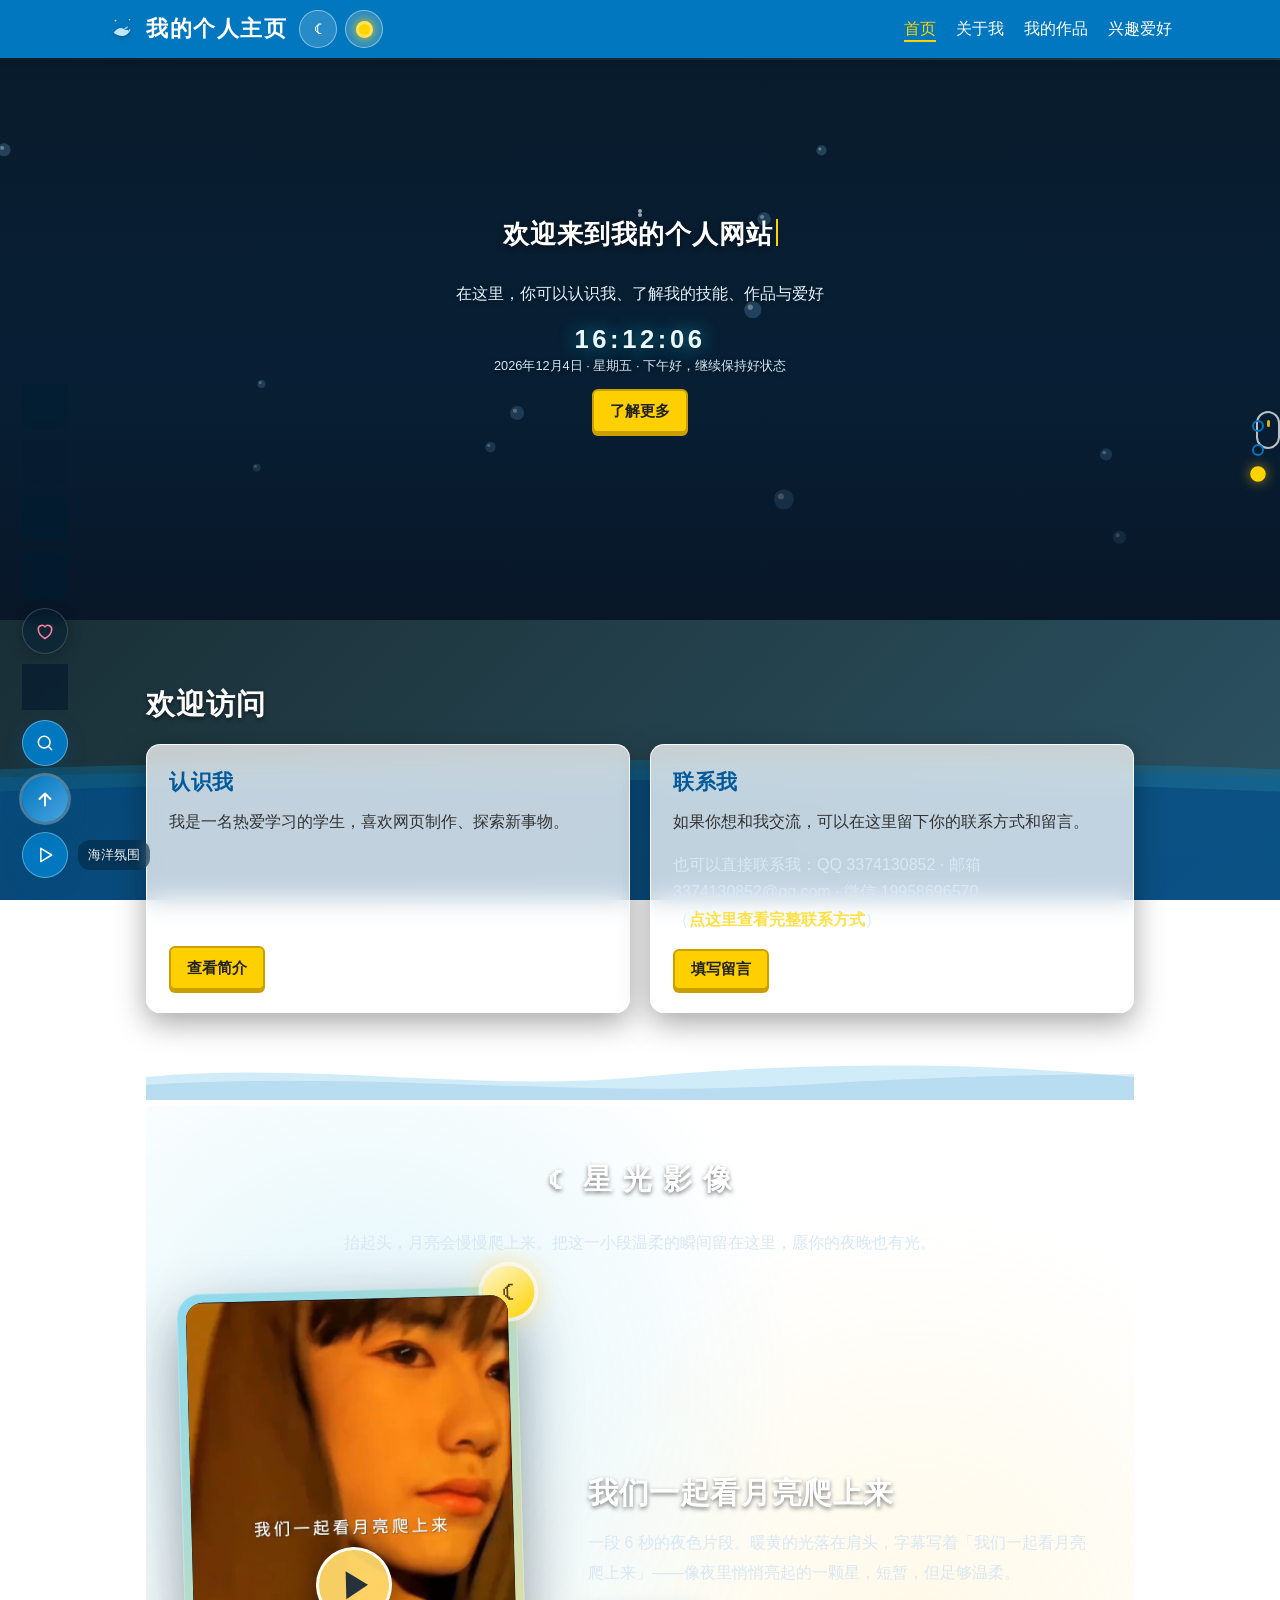
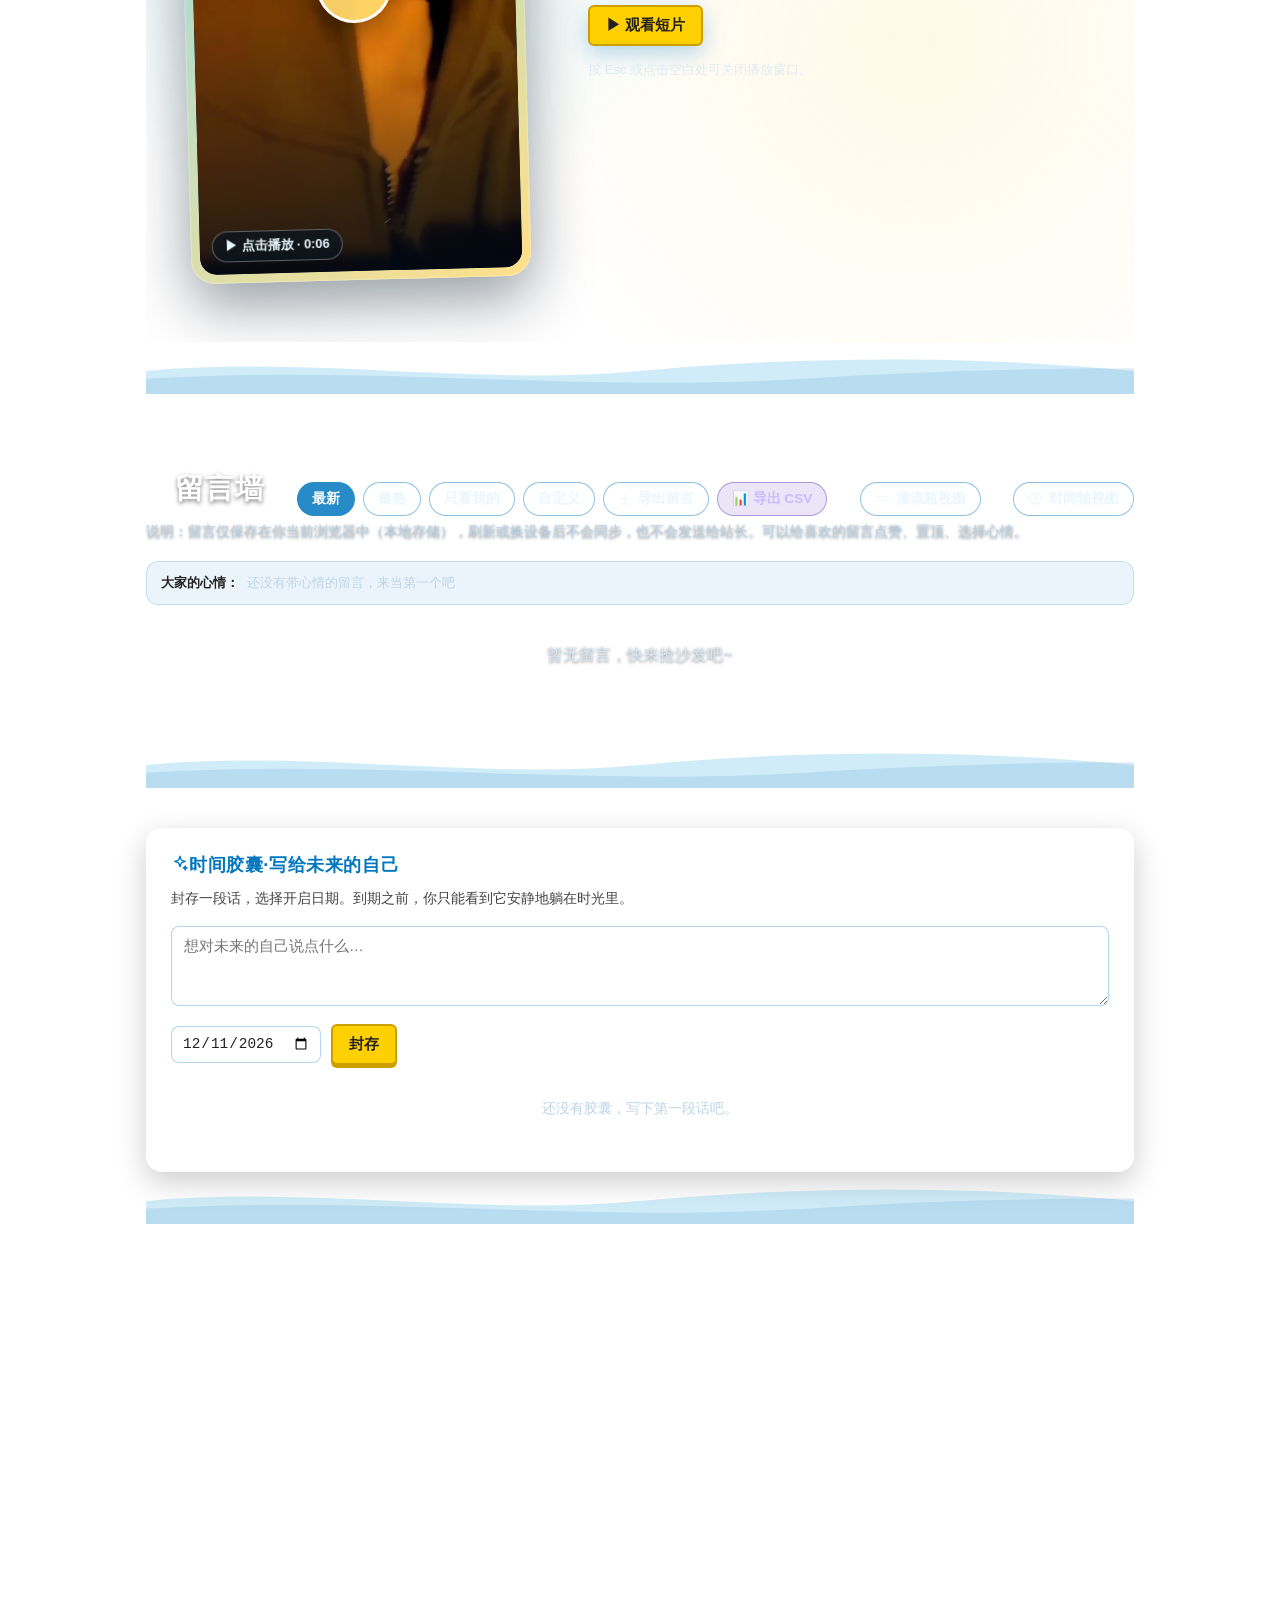
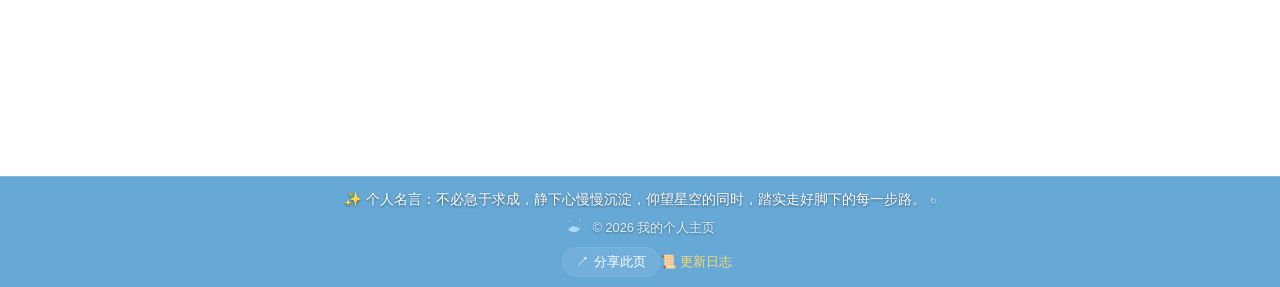
<file: index.html>
<!DOCTYPE html>
<html lang="zh-CN">
<head>
    <meta charset="UTF-8">
    <meta name="viewport" content="width=device-width, initial-scale=1.0">
    <title>我的个人主页 - 首页</title>
    <link rel="icon" type="image/svg+xml" href="favicon.svg">
    <link rel="manifest" href="manifest.json">
    <meta name="mobile-web-app-capable" content="yes">
    <meta name="apple-mobile-web-app-status-bar-style" content="black-translucent">
    <meta name="description" content="欢迎来到我的个人主页，这里展示我的前端学习成果、作品与兴趣爱好，也欢迎给我留言交流。">
    <meta name="keywords" content="个人主页,前端学习,网页制作,作品展示,留言板">
    <meta name="theme-color" content="#0f2027">
    <meta name="author" content="我的个人主页">
    <!-- SEO / 社交分享卡片（微信、QQ、微博转发时显示） -->
    <link rel="canonical" href="index.html">
    <meta name="robots" content="index,follow">
    <script>(function(){try{var u=location.origin+location.pathname.replace(/index[.]html$/,"");var c=document.querySelector("link[rel=canonical]");if(c)c.href=u;var og=document.querySelector("meta[property=og:url]");if(!og){og=document.createElement("meta");og.setAttribute("property","og:url");document.head.appendChild(og);}og.content=u;}catch(e){}})();</script>
    <meta property="og:type" content="website">
    <meta property="og:site_name" content="蓝调雨夜 · 我的个人主页">
    <meta property="og:title" content="我的个人主页 - 首页">
    <meta property="og:description" content="欢迎来到我的个人主页，这里展示我的前端学习成果、作品与兴趣爱好，也欢迎给我留言交流。">
    <meta property="og:image" content="images/banner.png">
    <meta name="twitter:card" content="summary_large_image">
    <meta name="twitter:title" content="我的个人主页 - 首页">
    <meta name="twitter:description" content="欢迎来到我的个人主页，这里展示我的前端学习成果、作品与兴趣爱好。">
    <meta name="twitter:image" content="images/banner.png">
    <script type="application/ld+json">
    {"@context":"https://schema.org","@type":"WebSite","name":"蓝调雨夜 · 我的个人主页","description":"我的前端学习成果、作品与兴趣爱好展示","inLanguage":"zh-CN"}
    </script>
    <script>(function(){try{var t=localStorage.getItem("site-theme"),m=localStorage.getItem("site-theme-mode")||(t==="light"?"light":"dark"),light=m==="light"||(m==="auto"&&matchMedia("(prefers-color-scheme: light)").matches);if(light)document.documentElement.setAttribute("data-theme","light");localStorage.setItem("site-theme",light?"light":"dark");if(localStorage.getItem("site-motion")==="off")document.documentElement.setAttribute("data-motion","off");var sf=localStorage.getItem("siteFont");if(sf&&sf!=="default")document.documentElement.setAttribute("data-font",sf);}catch(e){}})();</script>
    <script>(function(){try{var a=JSON.parse(localStorage.getItem("siteAccent")||'"ocean"');if(a&&a!=="ocean")document.documentElement.setAttribute("data-accent",a);}catch(e){}})();</script>
    <link rel="stylesheet" href="css/style.css">
    <style>
        * { box-sizing: border-box; margin: 0; padding: 0; }
        
        body { 
            display: flex; flex-direction: column; 
            background: linear-gradient(135deg, #0f2027, #203a43, #2c5364) !important; 
            background-image: linear-gradient(135deg, #0f2027, #203a43, #2c5364) !important;
            background-size: 400% 400%;
            animation: bgGradientMove 15s ease infinite !important;
            background-attachment: fixed;
            min-height: 100vh; 
            overflow-x: hidden;
        }

        @keyframes bgGradientMove {
            0% { background-position: 0% 50%; }
            50% { background-position: 100% 50%; }
            100% { background-position: 0% 50%; }
        }

        /* 纯 CSS 波浪背景 */
        .ocean-waves {
            position: fixed; bottom: 0; left: 0; width: 100%; height: 300px;
            z-index: 1; pointer-events: none; overflow: hidden;
        }
        .wave {
            position: absolute; bottom: -60px; left: -50%; width: 200%; height: 200px;
            border-radius: 45%; background: rgba(0, 150, 220, 0.25);
            animation: wave-rotate 12s linear infinite; transform-origin: center center;
        }
        .wave:nth-child(2) {
            background: rgba(0, 100, 170, 0.35); border-radius: 42%; bottom: -70px;
            animation-duration: 18s; animation-direction: reverse; 
        }
        .wave:nth-child(3) {
            background: rgba(0, 60, 120, 0.45); border-radius: 48%; bottom: -80px;
            animation-duration: 25s;
        }
        @keyframes wave-rotate {
            0% { transform: rotate(0deg); }
            100% { transform: rotate(360deg); }
        }

        header, main, footer { position: relative; z-index: 10; }
        main.container { flex: 1; width: 100%; max-width: 1020px; margin: 0 auto; padding: 30px 16px; }
        h2 { font-size: 1.8rem; margin-bottom: 20px; color: #ffffff; text-shadow: 0 2px 4px rgba(0,0,0,0.5); }

        .grid { display: grid; grid-template-columns: repeat(2, 1fr); gap: 20px; }

        .grid .card {
            background: rgba(255, 255, 255, 0.75) !important; 
            backdrop-filter: blur(12px); -webkit-backdrop-filter: blur(12px);
            border: 1px solid rgba(255, 255, 255, 0.9) !important;
            border-radius: 14px; padding: 22px;
            box-shadow: 0 10px 30px rgba(0, 0, 0, 0.35);
            transition: transform 0.3s ease, box-shadow 0.3s ease; display: flex; flex-direction: column;
        }
        .grid .card:hover { transform: translateY(-8px); box-shadow: 0 15px 40px rgba(0,0,0,0.5); }
        .grid .card h3 { font-size: 1.3rem; margin: 0 0 12px 0; color: #005a9c; }
        .grid .card p { font-size: 1rem; line-height: 1.7; margin: 0 0 16px 0; color: #333; flex: 1; }

        /* 留言表单区域 */
        .contact-form-box { display: none; margin-top: 12px; padding: 12px; border-radius: 8px; background: rgba(240, 247, 255, 0.6); font-size: 0.9rem; }
        .contact-form-box input, .contact-form-box textarea { width: 100%; box-sizing: border-box; padding: 7px 9px; margin: 6px 0; border: 1px solid #ccc; border-radius: 6px; font-size: 0.9rem; background: rgba(255,255,255,0.9); }
        .contact-form-box textarea { min-height: 70px; resize: vertical; }
        .char-counter { text-align: right; font-size: 0.78rem; color: #666; margin-top: -2px; }
        .char-counter.over { color: #d64545; font-weight: bold; }
        .form-row-buttons { display: flex; gap: 8px; margin-top: 8px; }
        .form-row-buttons button { flex: 1; padding: 7px; border: none; border-radius: 6px; cursor: pointer; }
        .submit-btn { background: #2b78d4; color: #fff; }
        .cancel-btn { background: #aaa; color: #fff; }

        /* 联系方式摘要 */
        .contact-brief { font-size: 0.9rem; color: #d8e8f5; margin: 0 0 12px 0; line-height: 1.7; }
        .contact-brief a { color: #ffe045; text-decoration: none; font-weight: 600; }
        .contact-brief a:hover { text-decoration: underline; }
        /* 留言数据说明 */
        .board-note { color: #bcd4e8; font-size: 0.85rem; margin: -8px 0 18px 0; text-shadow: 0 1px 3px rgba(0,0,0,0.5); }
        .board-head { display: flex; align-items: center; justify-content: space-between; gap: 12px; flex-wrap: wrap; }
        .export-btn {
            display: inline-flex; align-items: center; gap: 6px;
            padding: 7px 14px; border: 1px solid rgba(0, 119, 190, 0.45);
            border-radius: 20px; background: rgba(255, 255, 255, 0.12);
            color: #eaf6ff; font-size: 0.85rem; font-weight: 600;
            cursor: pointer; transition: background .25s, transform .25s, border-color .25s;
        }
        .export-btn:hover { background: rgba(0, 119, 190, 0.35); border-color: rgba(255,255,255,0.6); transform: translateY(-2px); }
        .export-btn:focus-visible { outline: 3px solid #ffd300; outline-offset: 2px; }

        /* 留言展示墙 */
        .message-board-section { margin-top: 40px; }
        #messageBoard { display: flex; flex-direction: column; gap: 15px; }
        .msg-item {
            background: rgba(255, 255, 255, 0.9) !important;
            backdrop-filter: blur(10px); -webkit-backdrop-filter: blur(10px);
            border: 1px solid rgba(0, 119, 190, 0.3);
            border-radius: 10px; padding: 15px 20px;
            box-shadow: 0 4px 15px rgba(0,0,0,0.05);
            animation: fadeIn 0.5s ease;
        }
        @keyframes fadeIn { from { opacity: 0; transform: translateY(10px); } to { opacity: 1; transform: translateY(0); } }
        .msg-header { display: flex; justify-content: space-between; align-items: center; margin-bottom: 8px; border-bottom: 1px dashed #ccc; padding-bottom: 8px; }
        .msg-header strong { color: #005a9c; font-size: 1.05rem; }
        .msg-time { font-size: 0.8rem; color: #888; }
        .msg-meta { display: flex; align-items: center; gap: 12px; }
        .msg-delete {
            border: none; background: transparent; cursor: pointer; padding: 2px 6px;
            color: #c0392b; font-size: 0.78rem; border-radius: 5px; transition: background .2s, color .2s;
        }
        .msg-delete:hover { background: rgba(192, 57, 43, 0.1); color: #922b21; }
        .msg-delete:focus-visible { outline: 2px solid #c0392b; outline-offset: 2px; }
        .msg-content { color: #333; font-size: 0.95rem; line-height: 1.6; margin-bottom: 8px; }
        .msg-contact { font-size: 0.8rem; color: #888; }

        @media (max-width: 720px) { .grid { grid-template-columns: 1fr; } }
        
        footer { background-color: rgba(0, 113, 188, 0.6) !important; backdrop-filter: blur(10px); -webkit-backdrop-filter: blur(10px); border-top: 1px solid rgba(255,255,255,0.2); color: #fff; text-align: center; padding: 16px 0; width: 100%; }
        footer p { margin: 0; color: #fff; font-size: 0.9rem; text-shadow: 0 1px 3px rgba(0,0,0,0.5); }
    </style>
    <link rel="stylesheet" href="css/theme.css">
</head>
<body>
    <a href="#main-content" class="skip-link">跳转到主要内容</a>
    <header class="site-header">
        <div class="container">
            <h1><svg class="brand-mark" viewBox="0 0 64 64" aria-hidden="true"><circle class="brand-star" cx="16" cy="14" r="2"></circle><circle class="brand-star" cx="46" cy="12" r="1.5"></circle><path class="whale-body" d="M12 40c6-9 16-13 22-8 4 3 8 3 14 0-2 8-9 15-18 15-7 0-13-3-18-7z"></path><path class="whale-fin" d="M34 32c2-4 6-6 9-5-1 3-4 5-9 5z"></path><circle class="whale-eye" cx="44" cy="34" r="1.1"></circle></svg>我的个人主页</h1>
            <div class="theme-toggle-wrap"><button class="theme-toggle" type="button" aria-label="切换深浅主题" title="切换深浅主题"><span class="theme-toggle-icon">🌙</span></button></div>
            <nav class="site-nav" aria-label="主导航">
                <ul>
                    <li><a href="index.html" class="active" aria-current="page">首页</a></li>
                    <li><a href="about.html">关于我</a></li>
                    <li><a href="works.html">我的作品</a></li>
                    <li><a href="hobby.html">兴趣爱好</a></li>
                </ul>
            </nav>
        </div>
    </header>

    <div class="hero">
        <div class="hero-parallax"></div>
        <div class="hero-stars" aria-hidden="true"></div>
        <span class="bubble"></span>
        <span class="bubble"></span>
        <h2><span class="typewriter" data-text="欢迎来到我的个人网站">欢迎来到我的个人网站</span></h2>
        <p>在这里，你可以认识我、了解我的技能、作品与爱好</p>
        <div class="sky-clock" id="skyClock" aria-label="当前时间"></div>
        <a href="about.html" class="button">了解更多</a>
        <a href="#main-content" class="hero-scroll-hint" aria-label="向下浏览">
            <span class="hero-scroll-mouse"><span class="hero-scroll-dot"></span></span>
        </a>
    </div>

    <main class="container" id="main-content">
        <section>
            <h2 class="reveal" style="--reveal-delay: 0s">欢迎访问</h2>
            <div class="grid">
                <div class="card reveal tilt-card" style="--reveal-delay: 0.1s">
                    <h3>认识我</h3>
                    <p>我是一名热爱学习的学生，喜欢网页制作、探索新事物。</p>
                    <a href="about.html" class="button">查看简介</a>
                </div>
                <div class="card reveal tilt-card" style="--reveal-delay: 0.22s">
                    <h3>联系我</h3>
                    <p>如果你想和我交流，可以在这里留下你的联系方式和留言。</p>
                    <p class="contact-brief">也可以直接联系我：QQ 3374130852 · 邮箱 3374130852@qq.com · 微信 19958696570<br>（<a href="about.html">点这里查看完整联系方式</a>）</p>
                    <button class="button" id="showFormBtn">填写留言</button>
                    <div class="contact-form-box" id="formBox">
                        <input type="text" id="msgName" placeholder="你的昵称（最多 20 字）" aria-label="你的昵称" maxlength="20" required>
                        <input type="text" id="msgContact" placeholder="联系方式（QQ/邮箱，最多 40 字）" aria-label="联系方式" maxlength="40" required>
                        <textarea id="msgText" placeholder="写下你想说的话..." aria-label="留言内容" maxlength="200" required></textarea>
                        <div class="char-counter" id="charCounter" aria-live="polite">0 / 200</div>
                        <div class="mood-picker" role="radiogroup" aria-label="选择留言心情">
                            <span class="mood-picker__label">此刻心情：</span>
                            <button type="button" class="mood-chip" data-mood="happy" role="radio" aria-checked="false"><span data-icon="sparkle"></span>开心</button>
                            <button type="button" class="mood-chip" data-mood="calm" role="radio" aria-checked="false"><span data-icon="wave"></span>平静</button>
                            <button type="button" class="mood-chip" data-mood="inspired" role="radio" aria-checked="false"><span data-icon="bulb"></span>灵感</button>
                            <button type="button" class="mood-chip" data-mood="cheer" role="radio" aria-checked="false"><span data-icon="heart"></span>加油</button>
                        </div>
                        <div class="form-row-buttons">
                            <button class="submit-btn" id="sendMsg">提交</button>
                            <button class="cancel-btn" id="closeForm">取消</button>
                        </div>
                    </div>
                </div>
            </div>
        </section>

        <section class="moon-zone" id="moonVideo">
            <div class="moon-zone__head reveal">
                <h2>☾ 星光影像</h2>
                <p>抬起头，月亮会慢慢爬上来。把这一小段温柔的瞬间留在这里，愿你的夜晚也有光。</p>
            </div>
            <div class="moon-grid container">
                <div class="moon-card reveal" style="--reveal-delay: 0.08s">
                    <span class="moon-card__moon" aria-hidden="true">☾</span>
                    <button class="moon-poster" type="button" id="moonPoster" aria-label="播放短片：我们一起看月亮爬上来">
                        <img src="media/moon-poster.png" alt="短片封面：暖色调人物特写，字幕“我们一起看月亮爬上来”" loading="lazy">
                        <span class="moon-play" aria-hidden="true"></span>
                        <span class="moon-poster__tag">▶ 点击播放 · 0:06</span>
                    </button>
                </div>
                <div class="moon-info reveal" style="--reveal-delay: 0.2s">
                    <h3>我们一起看月亮爬上来</h3>
                    <p>一段 6 秒的夜色片段。暖黄的光落在肩头，字幕写着「我们一起看月亮爬上来」——像夜里悄悄亮起的一颗星，短暂，但足够温柔。</p>
                    <button class="button" type="button" id="moonOpenBtn">▶ 观看短片</button>
                    <p class="moon-note">按 Esc 或点击空白处可关闭播放窗口。</p>
                </div>
            </div>
        </section>

        <div class="moon-modal" id="moonModal" role="dialog" aria-modal="true" aria-label="星光影像播放器">
            <div class="moon-modal__shade" id="moonShade"></div>
            <canvas class="moon-modal__rain" id="moonRain" aria-hidden="true"></canvas>
            <div class="moon-modal__box">
                <button class="moon-modal__close" type="button" id="moonClose" aria-label="关闭播放">×</button>
                <video id="moonVideoEl" controls playsinline preload="none" poster="media/moon-poster.png">
                    <source src="media/moon-video.mp4" type="video/mp4">
                    你的浏览器不支持视频播放。
                </video>
                <span class="moon-modal__hint">Esc 关闭 · 点击背景关闭</span>
            </div>
        </div>

        <section class="message-board-section">
            <div class="board-head reveal" style="--reveal-delay: 0s">
                <h2><span data-icon="chat" style="vertical-align:-0.08em"></span> 留言墙</h2>
                <div class="board-controls">
                    <div class="board-toolbar" role="group" aria-label="留言排序方式">
                        <button class="sort-btn active" type="button" data-sort="new" aria-pressed="true">最新</button>
                        <button class="sort-btn" type="button" data-sort="hot" aria-pressed="false">最热</button>
                        <button class="sort-btn" type="button" id="onlyMineBtn" aria-pressed="false">只看我的</button>
                    </div>
                    <button class="export-btn" id="exportMsgs" type="button" aria-label="导出留言为 JSON 文件"><span data-icon="download" style="vertical-align:-0.08em"></span> 导出留言</button>
                </div>
            </div>
            <p class="board-note reveal" style="--reveal-delay: 0.08s">说明：留言仅保存在你当前浏览器中（本地存储），刷新或换设备后不会同步，也不会发送给站长。可以给喜欢的留言点赞、置顶、选择心情。</p>
            <div class="mood-stats reveal" id="moodStats" style="--reveal-delay: 0.12s"></div>
            <div id="messageBoard" class="reveal" style="--reveal-delay: 0.16s"></div>
        </section>

        <section class="capsule-section reveal" id="timeCapsule" style="--reveal-delay: 0.1s">
            <!-- 由 extras.js 渲染 -->
        </section>

        <section class="study-calendar-section" id="studyCalendarAnchor"></section>
    </main>

    <footer class="site-footer">
        <div class="container">
            <p>✨ 个人名言：不必急于求成，静下心慢慢沉淀，仰望星空的同时，踏实走好脚下的每一步路。</p>
            <p class="copyright"><svg class="footer-mark" viewBox="0 0 64 64" aria-hidden="true"><circle class="brand-star" cx="16" cy="14" r="2"></circle><circle class="brand-star" cx="46" cy="12" r="1.5"></circle><path class="whale-body" d="M12 40c6-9 16-13 22-8 4 3 8 3 14 0-2 8-9 15-18 15-7 0-13-3-18-7z"></path><path class="whale-fin" d="M34 32c2-4 6-6 9-5-1 3-4 5-9 5z"></path><circle class="whale-eye" cx="44" cy="34" r="1.1"></circle></svg>© 2026 我的个人主页</p>
        </div>
    </footer>

    <div class="ocean-waves">
        <div class="wave"></div>
        <div class="wave"></div>
        <div class="wave"></div>
    </div>

    <script>
        const showFormBtn = document.getElementById('showFormBtn'); 
        const formBox = document.getElementById('formBox');
        const closeForm = document.getElementById('closeForm'); 
        const sendMsg = document.getElementById('sendMsg');
        const messageBoard = document.getElementById('messageBoard');

        // XSS 防护：把用户输入中的特殊字符转成纯文本，避免被当作 HTML/JS 执行
        function escapeHtml(value) {
            return String(value == null ? '' : value)
                .replace(/&/g, '&amp;')
                .replace(/</g, '&lt;')
                .replace(/>/g, '&gt;')
                .replace(/"/g, '&quot;')
                .replace(/'/g, '&#39;');
        }

        const STORE_KEY = 'homeMessage';
        const LIKED_KEY = 'homeMessageLiked';
        let sortMode = 'new'; // new | hot
        let onlyMine = false;
        let selectedMood = 'happy';
        const MOODS = window.MOODS || {
            happy: { label: '开心', icon: 'sparkle', color: '#e6a700' },
            calm: { label: '平静', icon: 'wave', color: '#0077be' },
            inspired: { label: '灵感', icon: 'bulb', color: '#6a4fc2' },
            cheer: { label: '加油', icon: 'heart', color: '#e91e63' }
        };

        function readList() {
            try {
                const list = JSON.parse(localStorage.getItem(STORE_KEY)) || [];
                // 兼容旧数据：补齐 likes / pinned / ts 字段
                return list.map((m, i) => ({
                    name: m.name || '',
                    contact: m.contact || '',
                    text: m.text || '',
                    time: m.time || '',
                    likes: Number(m.likes) || 0,
                    pinned: !!m.pinned,
                    mood: m.mood || '',
                    device: m.device || '',
                    ts: Number(m.ts) || (list.length - 1 - i), // 旧数据按数组顺序兜底
                    id: m.id || ('m' + (m.ts || (list.length - 1 - i)) + '_' + i)
                }));
            } catch (e) { return []; }
        }
        function writeList(list) {
            try { localStorage.setItem(STORE_KEY, JSON.stringify(list)); return true; }
            catch (e) { showToast('存储空间不足，请稍后再试', 'error'); return false; }
        }
        function readLiked() {
            try { return JSON.parse(localStorage.getItem(LIKED_KEY)) || {}; } catch (e) { return {}; }
        }

        // 心情统计条
        function renderMoodStats(list) {
            const host = document.getElementById('moodStats');
            if (!host) return;
            const counts = {};
            list.forEach(m => { if (m.mood) counts[m.mood] = (counts[m.mood] || 0) + 1; });
            const keys = Object.keys(counts);
            if (!keys.length) {
                host.innerHTML = '<span class="mood-stats__label">大家的心情：</span><span class="mood-stats__empty">还没有带心情的留言，来当第一个吧</span>';
                return;
            }
            host.innerHTML = '<span class="mood-stats__label">大家的心情：</span>' + keys.map(k => {
                const m = MOODS[k] || { label: k, color: '#0077be' };
                const color = /^#[0-9a-fA-F]{3,8}$/.test(m.color) ? m.color : '#0077be';
                return '<span class="mood-stat" style="--mood-color:' + color + '">' +
                    (window.svgIcon ? window.svgIcon(m.icon || 'sparkle') : '') + escapeHtml(m.label) + ' <b>' + counts[k] + '</b></span>';
            }).join('');
        }

        // 渲染留言列表（置顶优先，再按最新/最热排序）
        function renderMessages() {
            let list = readList();
            renderMoodStats(list);
            if (onlyMine) {
                const myId = window.siteDeviceId ? window.siteDeviceId() : '';
                list = list.filter(m => m.device === myId);
            }
            if (list.length === 0) {
                messageBoard.innerHTML = '<p style="color: #d8e8f5; text-align: center; padding: 20px; text-shadow: 0 1px 3px rgba(0,0,0,0.5);">' +
                    (onlyMine ? '你还没有在这台设备上留过言~' : '暂无留言，快来抢沙发吧~') + '</p>';
                return;
            }
            const liked = readLiked();
            list.sort((a, b) => {
                if (a.pinned !== b.pinned) return a.pinned ? -1 : 1;
                if (sortMode === 'hot') return b.likes - a.likes || b.ts - a.ts;
                return b.ts - a.ts;
            });

            messageBoard.innerHTML = list.map((msg) => {
                const isLiked = !!liked[msg.id];
                const mood = MOODS[msg.mood];
                const moodTag = mood ? '<span class="msg-mood" style="--mood-color:' + mood.color + '">' +
                    (window.svgIcon ? window.svgIcon(mood.icon) : '') + mood.label + '</span>' : '';
                return `
                <div class="msg-item${msg.pinned ? ' msg-pinned' : ''}" data-id="${escapeHtml(msg.id)}">
                    <div class="msg-header">
                        <strong>${msg.pinned ? '<span class="pin-tag"><svg viewBox="0 0 24 24" fill="none" stroke="currentColor" stroke-width="2" stroke-linecap="round" stroke-linejoin="round" aria-hidden="true"><path d="M12 17v5M9 3h6l-1 6 3 3v2H7v-2l3-3z"/></svg>置顶</span>' : ''}${escapeHtml(msg.name)} ${moodTag}</strong>
                        <span class="msg-meta">
                            <span class="msg-time">${escapeHtml(msg.time)}</span>
                        </span>
                    </div>
                    <div class="msg-content">${escapeHtml(msg.text).replace(/\n/g, '<br>')}</div>
                    <div class="msg-contact">联系方式: ${escapeHtml(msg.contact)}</div>
                    <div class="msg-actions" style="margin-top:10px;">
                        <button type="button" class="msg-like${isLiked ? ' liked' : ''}" data-act="like" data-id="${escapeHtml(msg.id)}" aria-pressed="${isLiked}" aria-label="点赞">
                            <svg viewBox="0 0 24 24" fill="none" stroke="currentColor" stroke-width="1.8" stroke-linecap="round" stroke-linejoin="round" aria-hidden="true"><path d="M7 10v11H3V10zM7 10l4-7a2 2 0 0 1 3 1.8V9h5a2 2 0 0 1 2 2.4l-1.5 7A2 2 0 0 1 17.6 20H7"/></svg>
                            <span class="msg-likes-count">${msg.likes}</span>
                        </button>
                        <button type="button" class="msg-pin${msg.pinned ? ' pinned' : ''}" data-act="pin" data-id="${escapeHtml(msg.id)}" aria-pressed="${msg.pinned}" aria-label="${msg.pinned ? '取消置顶' : '置顶'}">
                            <svg viewBox="0 0 24 24" fill="none" stroke="currentColor" stroke-width="1.8" stroke-linecap="round" stroke-linejoin="round" aria-hidden="true"><path d="M12 17v5M9 3h6l-1 6 3 3v2H7v-2l3-3z"/></svg>
                            ${msg.pinned ? '取消置顶' : '置顶'}
                        </button>
                        <button type="button" class="msg-delete" data-act="delete" data-id="${escapeHtml(msg.id)}" aria-label="删除 ${escapeHtml(msg.name)} 的留言">删除</button>
                    </div>
                </div>`;
            }).join('');
        }

        renderMessages();

        // 排序切换（最新 / 最热）
        document.querySelectorAll('.sort-btn[data-sort]').forEach(function (btn) {
            btn.addEventListener('click', function () {
                sortMode = btn.getAttribute('data-sort');
                document.querySelectorAll('.sort-btn[data-sort]').forEach(function (b) {
                    const on = b === btn;
                    b.classList.toggle('active', on);
                    b.setAttribute('aria-pressed', String(on));
                });
                renderMessages();
            });
        });

        // 只看我的（按本机 deviceId 过滤）
        const onlyMineBtn = document.getElementById('onlyMineBtn');
        if (onlyMineBtn) {
            onlyMineBtn.addEventListener('click', function () {
                onlyMine = !onlyMine;
                onlyMineBtn.classList.toggle('active', onlyMine);
                onlyMineBtn.setAttribute('aria-pressed', String(onlyMine));
                renderMessages();
            });
        }

        // 心情选择
        document.querySelectorAll('.mood-chip').forEach(function (chip) {
            chip.addEventListener('click', function () {
                selectedMood = chip.getAttribute('data-mood');
                document.querySelectorAll('.mood-chip').forEach(function (c) {
                    const on = c === chip;
                    c.classList.toggle('selected', on);
                    c.setAttribute('aria-checked', String(on));
                });
            });
        });
        // 默认选中开心
        (function () {
            const first = document.querySelector('.mood-chip[data-mood="happy"]');
            if (first) { first.classList.add('selected'); first.setAttribute('aria-checked', 'true'); }
        })();

        // 点赞 / 置顶 / 删除（事件委托）
        messageBoard.addEventListener('click', function (e) {
            const btn = e.target.closest('[data-act]');
            if (!btn) return;
            const act = btn.getAttribute('data-act');
            const id = btn.getAttribute('data-id');
            let list = readList();
            const idx = list.findIndex(function (m) { return m.id === id; });
            if (idx < 0) return;

            if (act === 'like') {
                const liked = readLiked();
                if (liked[id]) {
                    showToast('你已经点过赞啦', 'info', 1600);
                    return;
                }
                list[idx].likes += 1;
                liked[id] = 1;
                try { localStorage.setItem(LIKED_KEY, JSON.stringify(liked)); } catch (err) {}
                writeList(list);
                renderMessages();
                showToast('点赞成功，谢谢支持！', 'success', 1600);
            } else if (act === 'pin') {
                list[idx].pinned = !list[idx].pinned;
                writeList(list);
                renderMessages();
                showToast(list[idx].pinned ? '已置顶' : '已取消置顶', 'info', 1600);
            } else if (act === 'delete') {
                if (!confirm('确定删除这条留言吗？')) return;
                list.splice(idx, 1);
                writeList(list);
                renderMessages();
                document.dispatchEvent(new Event('messagechanged'));
                showToast('留言已删除', 'info');
            }
        });

        // 留言字数实时计数
        const MAX_LEN = 200;
        const MAX_COUNT = 50;
        const charCounter = document.getElementById('charCounter');
        document.getElementById('msgText').addEventListener('input', function () {
            const len = this.value.length;
            charCounter.textContent = len + ' / ' + MAX_LEN;
            charCounter.classList.toggle('over', len >= MAX_LEN);
        });

        showFormBtn.onclick = function () { formBox.style.display = 'block'; showFormBtn.style.display = 'none'; }
        closeForm.onclick = function () { formBox.style.display = 'none'; showFormBtn.style.display = 'block'; }
        
        sendMsg.onclick = function () {
            const name = document.getElementById('msgName').value.trim(); 
            const contact = document.getElementById('msgContact').value.trim(); 
            const text = document.getElementById('msgText').value.trim();
            
            if (!name || !contact || !text) {
                showToast('请把信息填写完整！', 'error');
                return;
            }
            if (name.length > 20 || contact.length > 40 || text.length > MAX_LEN) {
                showToast('内容超出字数上限，请精简后再提交', 'error');
                return;
            }
            
            let messageList = readList();
            const now = Date.now();
            const data = {
                id: 'm' + now + '_' + Math.floor(Math.random() * 10000),
                name, contact, text,
                time: new Date().toLocaleString('zh-CN'),
                likes: 0, pinned: false, ts: now,
                mood: selectedMood,
                device: window.siteDeviceId ? window.siteDeviceId() : ''
            };
            messageList.push(data);
            // 数量上限：只保留最新 50 条，避免撑满 localStorage
            if (messageList.length > MAX_COUNT) messageList = messageList.slice(-MAX_COUNT);
            if (!writeList(messageList)) return;
            
            showToast('留言提交成功！', 'success');
            
            document.getElementById('msgName').value = ''; 
            document.getElementById('msgContact').value = ''; 
            document.getElementById('msgText').value = '';
            charCounter.textContent = '0 / ' + MAX_LEN;
            charCounter.classList.remove('over');
            formBox.style.display = 'none'; 
            showFormBtn.style.display = 'block';

            renderMessages();
        }

        // 导出留言为 JSON 文件
        document.getElementById('exportMsgs').addEventListener('click', function () {
            let list = [];
            try { list = JSON.parse(localStorage.getItem('homeMessage')) || []; } catch (e) {}
            if (!list.length) { showToast('还没有留言可以导出', 'info'); return; }
            const payload = { exportTime: new Date().toLocaleString('zh-CN'), count: list.length, messages: list };
            const blob = new Blob([JSON.stringify(payload, null, 2)], { type: 'application/json;charset=utf-8' });
            const url = URL.createObjectURL(blob);
            const a = document.createElement('a');
            const d = new Date();
            const stamp = d.getFullYear() + String(d.getMonth() + 1).padStart(2, '0') + String(d.getDate()).padStart(2, '0');
            a.href = url;
            a.download = '留言备份-' + stamp + '.json';
            document.body.appendChild(a);
            a.click();
            document.body.removeChild(a);
            URL.revokeObjectURL(url);
            showToast('已导出 ' + list.length + ' 条留言', 'success');
        });
    </script>
    <script src="js/interactions.js"></script>
    <script src="js/extras.js"></script>
    <script src="js/more.js"></script>
    <script src="js/upgrade.js"></script>
    <script src="js/upgrade2.js"></script>
    <script src="js/upgrade3.js"></script>
    <script src="js/upgrade4.js"></script>
    <script src="js/upgrade5.js"></script>
    <script src="js/upgrade6.js"></script>
    <script src="js/upgrade7.js"></script>
    <script src="js/video.js"></script>

<script>
if ("serviceWorker" in navigator) {
  window.addEventListener("load", function () {
    navigator.serviceWorker.register("sw.js").catch(function () {});
  });
}
</script>
</body>
</html>
</file>
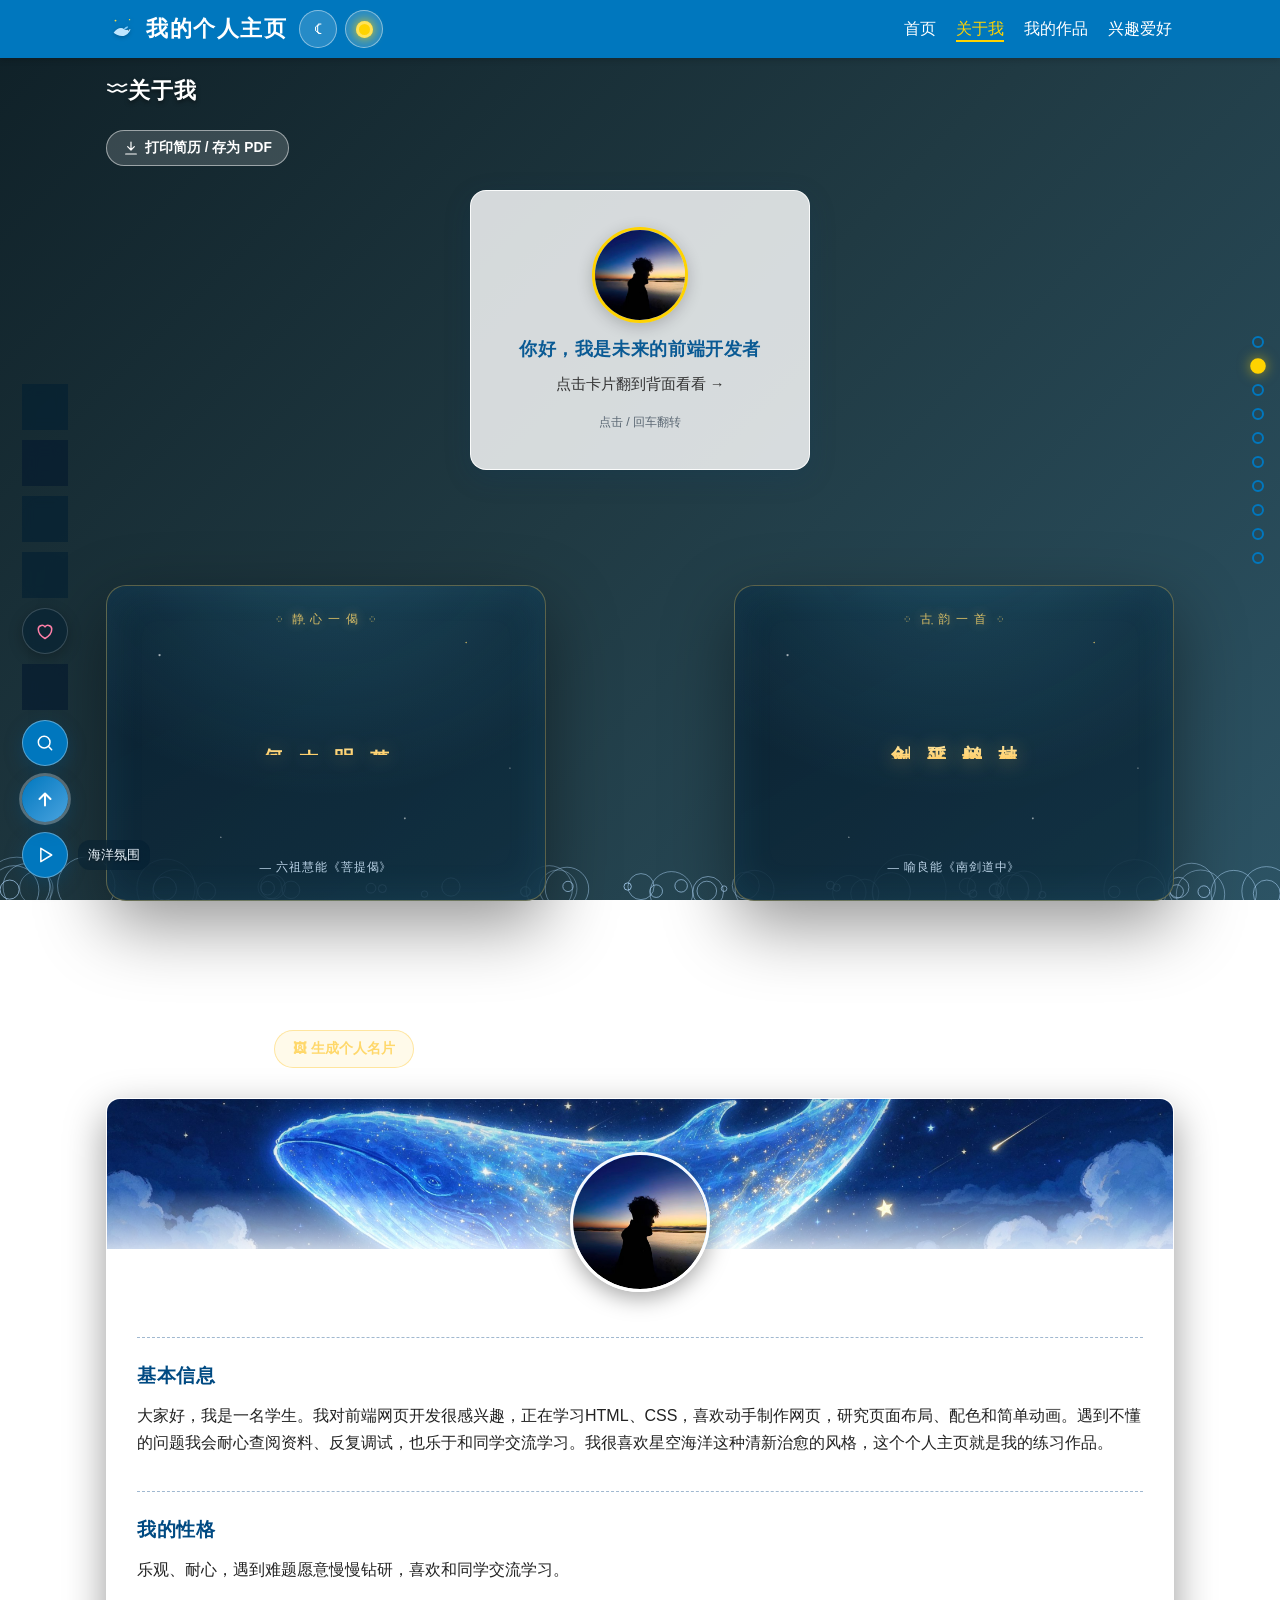
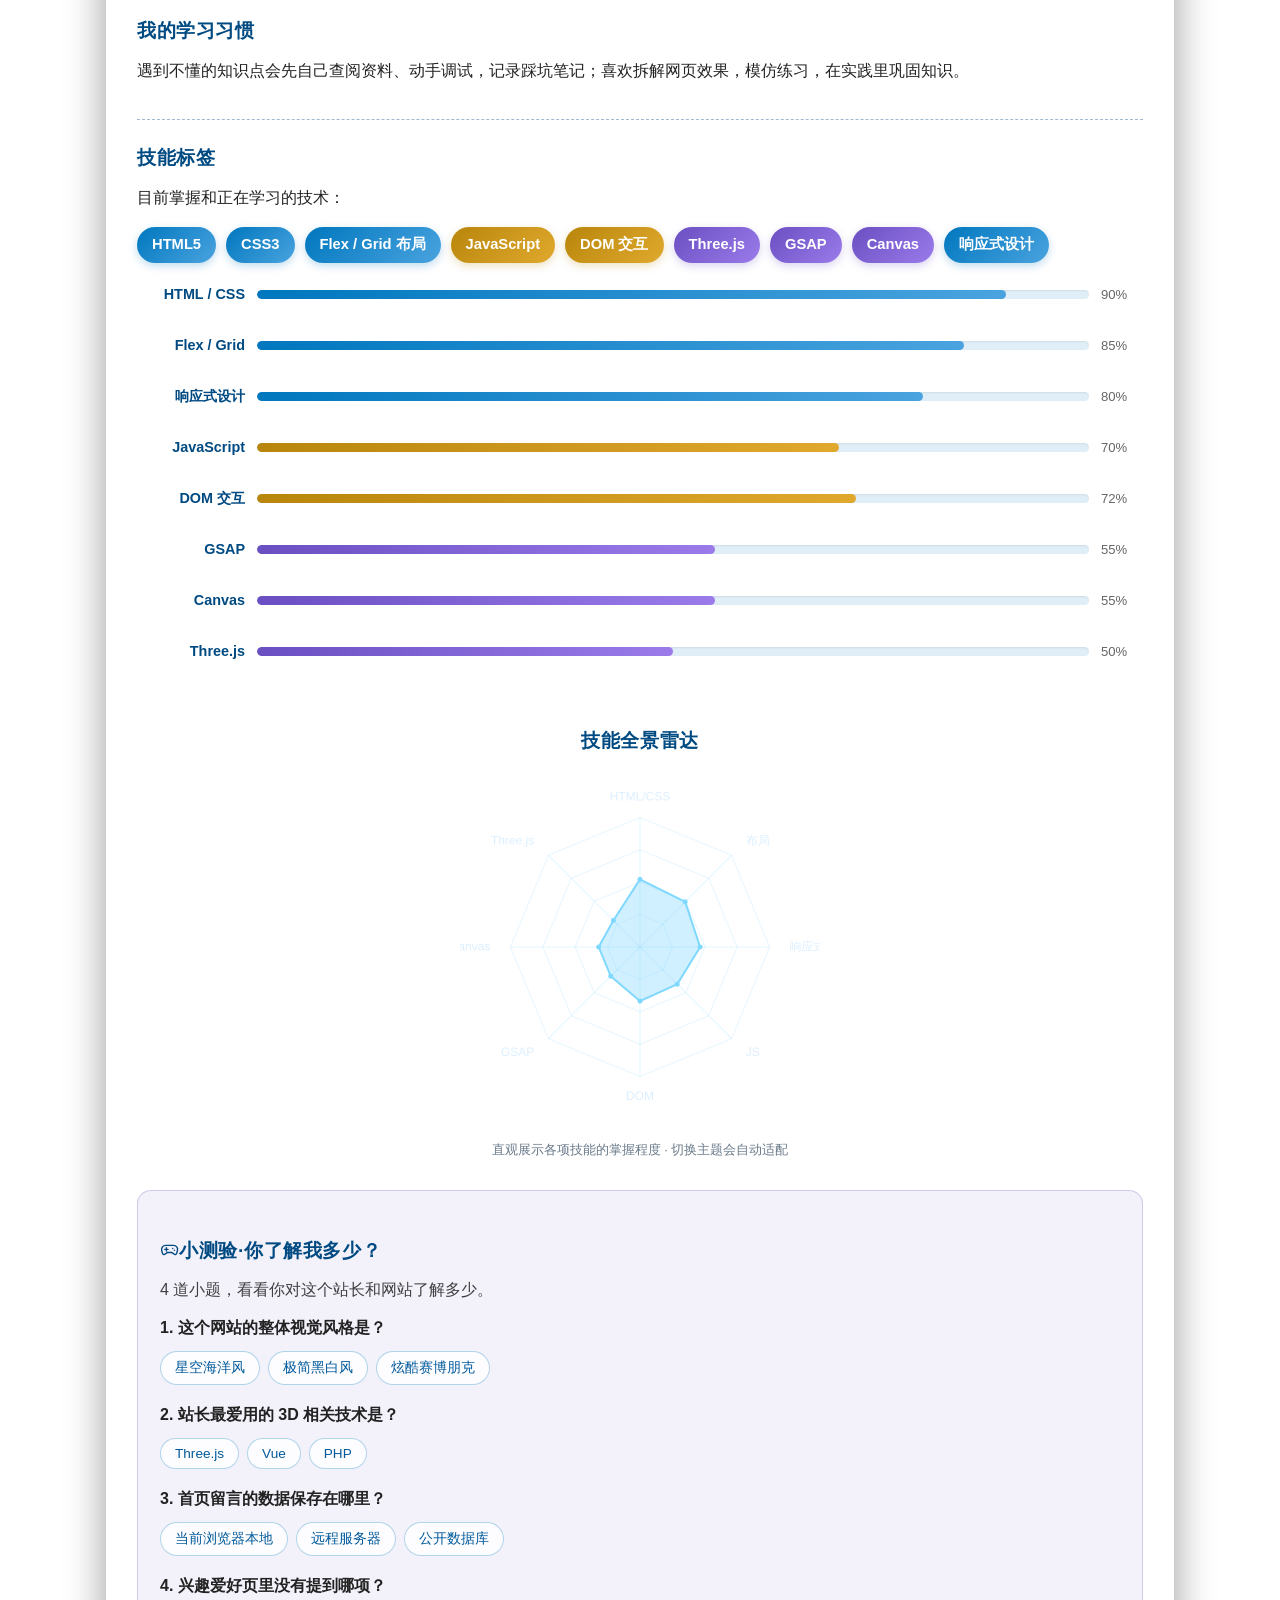
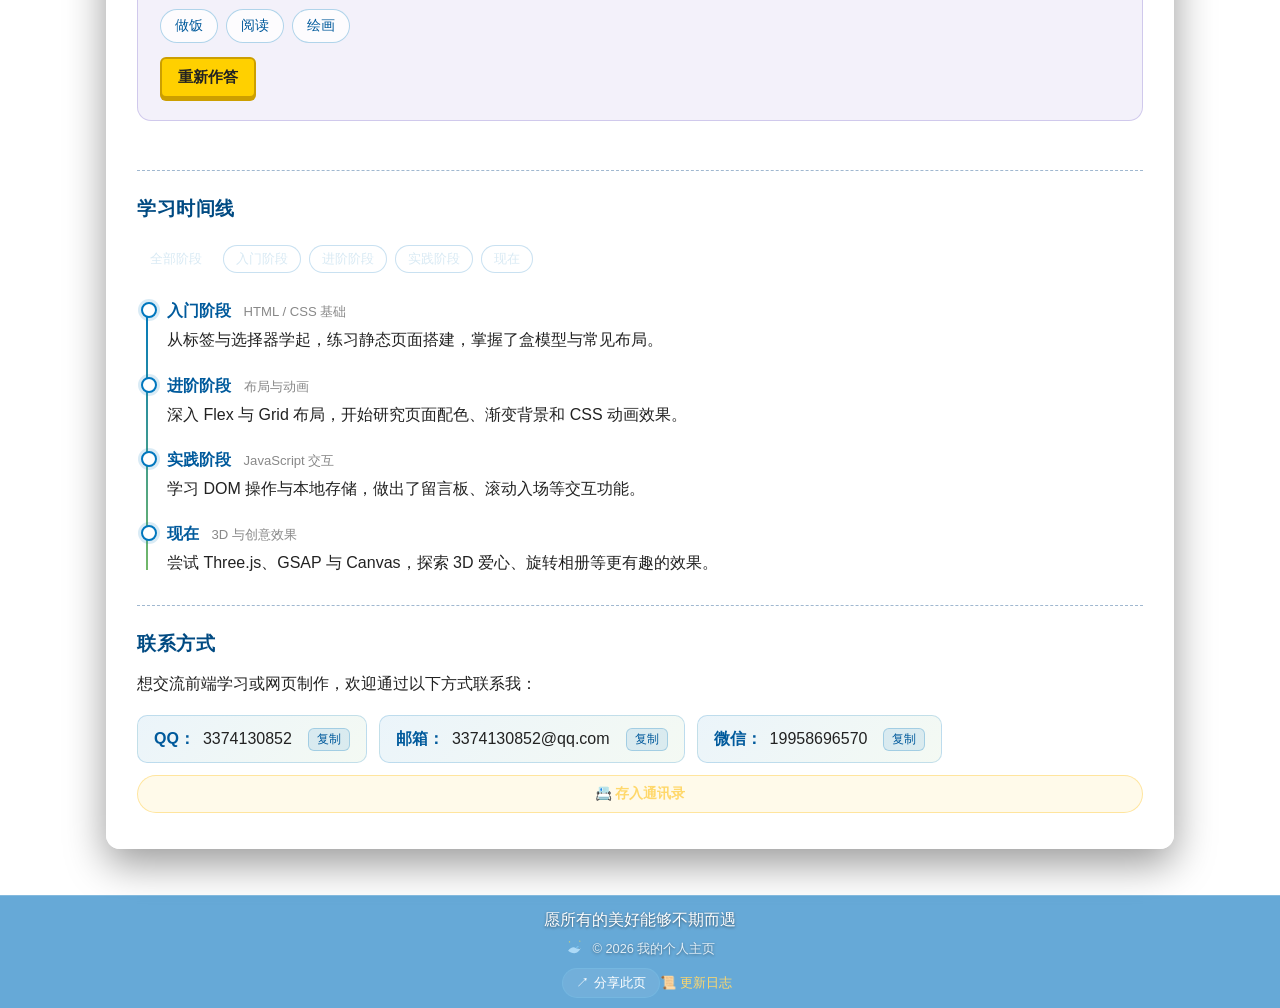
<file: about.html>
<!DOCTYPE html>
<html lang="zh-CN">
<head>
    <meta charset="UTF-8">
    <meta name="viewport" content="width=device-width, initial-scale=1.0">
    <title>关于我 - 蓝调雨夜</title>
    <link rel="icon" type="image/svg+xml" href="favicon.svg">
    <link rel="manifest" href="manifest.json">
    <meta name="mobile-web-app-capable" content="yes">
    <meta name="apple-mobile-web-app-status-bar-style" content="black-translucent">
    <meta name="description" content="了解我的基本信息、技能标签、学习时间线与联系方式，一名热爱前端开发的学生的成长记录。">
    <meta name="keywords" content="关于我,前端技能,学习经历,HTML,CSS,JavaScript,Three.js">
    <meta name="theme-color" content="#0f2027">
    <meta name="author" content="我的个人主页">
    <!-- SEO / 社交分享卡片 -->
    <link rel="canonical" href="about.html">
    <meta name="robots" content="index,follow">
    <script>(function(){try{var u=location.origin+location.pathname.replace(/index[.]html$/,"");var c=document.querySelector("link[rel=canonical]");if(c)c.href=u;var og=document.querySelector("meta[property=og:url]");if(!og){og=document.createElement("meta");og.setAttribute("property","og:url");document.head.appendChild(og);}og.content=u;}catch(e){}})();</script>
    <meta property="og:type" content="profile">
    <meta property="og:site_name" content="蓝调雨夜 · 我的个人主页">
    <meta property="og:title" content="关于我 - 蓝调雨夜">
    <meta property="og:description" content="了解我的基本信息、技能标签、学习时间线与联系方式，一名热爱前端开发的学生的成长记录。">
    <meta property="og:image" content="images/banner.png">
    <meta name="twitter:card" content="summary_large_image">
    <script type="application/ld+json">
    {"@context":"https://schema.org","@type":"Person","name":"我的个人主页","description":"热爱前端开发的学生，展示学习成果与作品","knowsAbout":["HTML","CSS","JavaScript","Three.js","GSAP"]}
    </script>
    <script>(function(){try{var t=localStorage.getItem("site-theme"),m=localStorage.getItem("site-theme-mode")||(t==="light"?"light":"dark"),light=m==="light"||(m==="auto"&&matchMedia("(prefers-color-scheme: light)").matches);if(light)document.documentElement.setAttribute("data-theme","light");localStorage.setItem("site-theme",light?"light":"dark");if(localStorage.getItem("site-motion")==="off")document.documentElement.setAttribute("data-motion","off");var sf=localStorage.getItem("siteFont");if(sf&&sf!=="default")document.documentElement.setAttribute("data-font",sf);}catch(e){}})();</script>
    <script>(function(){try{var a=JSON.parse(localStorage.getItem("siteAccent")||'"ocean"');if(a&&a!=="ocean")document.documentElement.setAttribute("data-accent",a);}catch(e){}})();</script>
    <link rel="stylesheet" href="css/style.css">
    <style>
        * { box-sizing: border-box; margin: 0; padding: 0; }
        html, body { height: 100%; }
        
        /* ⭐️ 核心修改：深邃的蓝色渐变背景 */
        body { 
            display: flex; 
            flex-direction: column; 
            background: linear-gradient(135deg, #0f2027 0%, #203a43 50%, #2c5364 100%) !important; 
            background-image: linear-gradient(135deg, #0f2027 0%, #203a43 50%, #2c5364 100%) !important;
            background-attachment: fixed;
            animation: none !important;        
        }

        #rainCanvas { position: fixed; top: 0; left: 0; width: 100%; height: 100%; z-index: 1; pointer-events: none; }
        header, main, footer { position: relative; z-index: 10; }

        main.container { flex: 1; width: 100%; max-width: 1100px; margin: 0 auto; padding: 16px; }
        .about-title { font-size: 1.4rem; margin: 0 0 24px 0; color: #ffffff; text-shadow: 0 2px 4px rgba(0,0,0,0.5); }

        /* ⭐️ 保持白色高透毛玻璃卡片 */
        .about-content .card {
            background: rgba(255, 255, 255, 0.75) !important; 
            backdrop-filter: blur(12px); 
            -webkit-backdrop-filter: blur(12px);
            border: 1px solid rgba(255, 255, 255, 0.9); 
            border-radius: 14px;
            padding: 35px 30px;
            box-shadow: 0 15px 40px rgba(0, 0, 0, 0.4); 
            position: relative;
            overflow: hidden;
        }

        /* 顶部星空 banner（装饰，不碰文字区） */
        .about-banner {
            position: absolute;
            top: 0; left: 0; right: 0;
            height: 150px;
            background-image: url('images/banner.png');
            background-size: cover;
            background-position: center 45%;
            background-repeat: no-repeat;
            z-index: 0;
        }
        .about-banner::after {
            content: "";
            position: absolute;
            inset: 0;
            background: linear-gradient(180deg, rgba(7,26,46,0.15) 0%, rgba(255,255,255,0) 60%, rgba(255,255,255,0.75) 100%);
        }
        .about-content .card > *:not(.about-banner) {
            position: relative;
            z-index: 1;
        }

        /* 文字颜色 */
        .card h3 { color: #004a82; margin-bottom: 12px; margin-top: 25px; font-size: 1.2rem; }
        .card p { margin-bottom: 10px; color: #222; line-height: 1.7; font-size: 1rem; }
        
        /* 头像 */
        .avatar-wrap { 
            width: 140px; height: 140px; border-radius: 50%; margin: 18px auto 20px; overflow: hidden; 
            border: 3px solid rgba(255, 255, 255, 0.95); box-shadow: 0 6px 22px rgba(0,0,0,0.35);
        }
        .card .avatar-wrap img { 
            width: 100% !important; height: 100% !important; max-width: none !important; 
            object-fit: cover; object-position: center; display: block; margin: 0 !important; border: none !important; border-radius: 50%; 
        }
        
        .divider { border: none; border-top: 1px dashed #a0b8d0; margin: 25px 0; }

        /* ⭐️ 技能标签云 */
        .skill-tags { display: flex; flex-wrap: wrap; gap: 10px; margin-top: 6px; }
        .skill-tag {
            display: inline-block; padding: 6px 15px; border-radius: 20px;
            font-size: 0.92rem; font-weight: 600; color: #fff;
            background: linear-gradient(135deg, #0077be, #4aa3df);
            box-shadow: 0 3px 8px rgba(0, 119, 190, 0.25);
        }
        .skill-tag.skill-js { background: linear-gradient(135deg, #b8860b, #e0a92e); box-shadow: 0 3px 8px rgba(184,134,11,0.25); }
        .skill-tag.skill-3d { background: linear-gradient(135deg, #6a4fc2, #9b7bea); box-shadow: 0 3px 8px rgba(106,79,194,0.25); }

        /* ⭐️ 技能熟练度条 */
        .skill-bars { display: flex; flex-direction: column; gap: 12px; margin-top: 18px; }
        .skill-bar-row { display: flex; align-items: center; gap: 12px; }
        .skill-bar-name { width: 104px; flex: none; font-size: 0.9rem; color: #004a82; font-weight: 600; text-align: right; }
        .skill-bar-track {
            flex: 1; height: 9px; border-radius: 6px; overflow: hidden;
            background: rgba(0, 119, 190, 0.12); box-shadow: inset 0 1px 2px rgba(0,0,0,0.08);
        }
        .skill-bar-fill {
            height: 100%; border-radius: 6px; width: 0;
            background: linear-gradient(90deg, #0077be, #4aa3df);
            transition: width 1.1s cubic-bezier(.22,.9,.3,1);
        }
        .skill-bar-fill.bar-js { background: linear-gradient(90deg, #b8860b, #e0a92e); }
        .skill-bar-fill.bar-3d { background: linear-gradient(90deg, #6a4fc2, #9b7bea); }
        .skill-bar-pct { width: 38px; flex: none; font-size: 0.82rem; color: #666; font-variant-numeric: tabular-nums; }
        @media (max-width: 560px) {
            .skill-bar-name { width: 76px; font-size: 0.82rem; }
            .skill-bar-row { gap: 8px; }
        }

        /* ⭐️ 学习时间线 */
        .timeline { position: relative; margin: 8px 0 4px 4px; padding-left: 26px; }
        .timeline::before {
            content: ""; position: absolute; left: 5px; top: 6px; bottom: 6px;
            width: 2px; background: linear-gradient(#0077be, #73b868);
        }
        .timeline-item { position: relative; margin-bottom: 18px; }
        .timeline-item:last-child { margin-bottom: 0; }
        .timeline-item::before {
            content: ""; position: absolute; left: -26px; top: 5px;
            width: 12px; height: 12px; border-radius: 50%;
            background: #fff; border: 2px solid #0077be;
            box-shadow: 0 0 0 3px rgba(0,119,190,0.15);
        }
        .timeline-item h4 { color: #005a9c; font-size: 1.02rem; margin: 0 0 3px 0; }
        .timeline-item h4 span { color: #888; font-size: 0.82rem; font-weight: normal; margin-left: 8px; }
        .timeline-item p { margin: 0; }

        /* ⭐️ 联系方式 */
        .contact-list { display: flex; flex-wrap: wrap; gap: 12px; margin-top: 8px; }
        .contact-item {
            display: flex; align-items: center; gap: 8px;
            padding: 10px 16px; border-radius: 10px;
            background: linear-gradient(135deg, rgba(0,119,190,0.08), rgba(115,184,104,0.08));
            border: 1px solid rgba(0,119,190,0.2);
        }
        .contact-item .c-label { color: #005a9c; font-weight: 600; }
        .contact-item .c-value { color: #222; }
        
        /* 页脚 */
        footer { 
            background-color: rgba(0, 113, 188, 0.6) !important; 
            backdrop-filter: blur(10px);
            -webkit-backdrop-filter: blur(10px);
            border-top: 1px solid rgba(255, 255, 255, 0.2); 
            color: #fff; text-align: center; padding: 16px 0; width: 100%; 
        }
        footer p { margin: 0; color: #fff; text-shadow: 0 1px 3px rgba(0,0,0,0.5); }
        footer .copyright { margin-top: 6px; font-size: 0.8rem; opacity: 0.85; }

        /* ===== 关于页顶部：品字布局——上排翻转名片居中，下排左右两诗牌对称 ===== */
        .about-hero-row {
            display: grid;
            grid-template-columns: repeat(2, minmax(0, 1fr));
            gap: clamp(40px, 9vw, 130px);   /* 加大中间间距，把两牌推向两侧 */
            align-items: center;
            margin: 6px 0 30px;
            width: 100%;
        }
        /* 上排：左右诗牌各占一列，等宽等高严格对称 */
        .about-hero-row .zen-section {
            width: 100%;
            max-width: 440px;
            margin: 0;
            padding: 24px 12px 22px;
            border-radius: 20px;
        }
        .about-hero-row #zenPoem { grid-column: 1; grid-row: 2; justify-self: start; }
        .about-hero-row #zenPoem2 { grid-column: 2; grid-row: 2; justify-self: end; }
        .about-hero-row .zen-eyebrow { margin-bottom: 14px; font-size: .72rem; }
        .about-hero-row .zen-poem {
            align-items: center;            /* 五言/七言均在卡片内垂直居中 */
            gap: clamp(8px, 1.5vw, 16px);
            min-height: 200px;
        }
        .about-hero-row .zen-line { font-size: clamp(.95rem, 1.7vw, 1.22rem); letter-spacing: .22em; }
        .about-hero-row .zen-sign { margin-top: 14px; font-size: .72rem; }
        /* 上排：名片跨两列、水平居中，置于最上面 */
        .about-hero-row .flip-card {
            grid-column: 1 / -1;
            grid-row: 1;
            justify-self: center;          /* 名片居中（诗牌位置不动） */
            width: 100%;
            max-width: 340px;
            margin: 0;
        }
        /* 窄屏改竖排 */
        @media (max-width: 700px) {
            .about-hero-row { grid-template-columns: 1fr; }
            .about-hero-row .flip-card { grid-column: 1; grid-row: 1; }
            .about-hero-row #zenPoem { grid-column: 1; grid-row: 2; justify-self: center; }
            .about-hero-row #zenPoem2 { grid-column: 1; grid-row: 3; justify-self: center; }
            .about-hero-row .zen-section { max-width: 460px; }
            .about-hero-row .flip-card { max-width: 360px; }
        }
    </style>
    <link rel="stylesheet" href="css/theme.css">
</head>
<body>
    <a href="#main-content" class="skip-link">跳转到主要内容</a>
    <header class="site-header">
        <div class="container">
            <h1><svg class="brand-mark" viewBox="0 0 64 64" aria-hidden="true"><circle class="brand-star" cx="16" cy="14" r="2"></circle><circle class="brand-star" cx="46" cy="12" r="1.5"></circle><path class="whale-body" d="M12 40c6-9 16-13 22-8 4 3 8 3 14 0-2 8-9 15-18 15-7 0-13-3-18-7z"></path><path class="whale-fin" d="M34 32c2-4 6-6 9-5-1 3-4 5-9 5z"></path><circle class="whale-eye" cx="44" cy="34" r="1.1"></circle></svg>我的个人主页</h1>
            <div class="theme-toggle-wrap"><button class="theme-toggle" type="button" aria-label="切换深浅主题" title="切换深浅主题"><span class="theme-toggle-icon">🌙</span></button></div>
            <nav class="site-nav" aria-label="主导航">
                <ul>
                    <li><a href="index.html">首页</a></li>
                    <li><a href="about.html" class="active" aria-current="page">关于我</a></li>
                    <li><a href="works.html">我的作品</a></li>
                    <li><a href="hobby.html">兴趣爱好</a></li>
                </ul>
            </nav>
        </div>
    </header>

    <main class="container" id="main-content">
        <h2 class="about-title reveal" style="--reveal-delay: 0s"><span data-icon="wave" style="vertical-align:-0.08em"></span> 关于我</h2>
        <div class="about-hero-row">
        <section class="zen-section" id="zenPoem" aria-label="静心禅语">
            <p class="zen-eyebrow">◌&nbsp; 静 心 一 偈 &nbsp;◌</p>
            <div class="zen-poem" role="img" aria-label="菩提本无树，明镜亦非台，本来无一物，何处惹尘埃。">
                <span class="zen-line" data-text="菩提本无树">菩提本无树</span>
                <span class="zen-line" data-text="明镜亦非台">明镜亦非台</span>
                <span class="zen-line" data-text="本来无一物">本来无一物</span>
                <span class="zen-line" data-text="何处惹尘埃">何处惹尘埃</span>
            </div>
            <p class="zen-sign">— 六祖慧能《菩提偈》</p>
        </section>
        <div class="flip-card reveal" style="--reveal-delay: 0.08s" aria-label="翻转名片">
            <div class="flip-card__inner">
                <div class="flip-card__face flip-card__front">
                    <div class="flip-card__avatar"><img src="images/56.jpg" alt="我的头像"></div>
                    <h3>你好，我是未来的前端开发者</h3>
                    <p>点击卡片翻到背面看看 →</p>
                    <span class="flip-card__hint">点击 / 回车翻转</span>
                </div>
                <div class="flip-card__face flip-card__back">
                    <h3>关于这张名片</h3>
                    <p>热爱星空海洋的清新治愈风，享受从零搭出一个网页的过程。技能会持续更新，故事也还在继续写。</p>
                    <div class="flip-card__tags"><span>HTML</span><span>CSS</span><span>JS</span><span>Canvas</span></div>
                    <span class="flip-card__hint">← 点击翻回正面</span>
                </div>
            </div>
        </div>
        <section class="zen-section zen-section--right" id="zenPoem2" aria-label="古诗一韵">
            <p class="zen-eyebrow">◌&nbsp; 古 韵 一 首 &nbsp;◌</p>
            <div class="zen-poem" role="img" aria-label="桂树青春百里疆，鹧鸪啼彻午阴凉，延平津上峰如削，剑去江空水自长。">
                <span class="zen-line" data-text="桂树青春百里疆">桂树青春百里疆</span>
                <span class="zen-line" data-text="鹧鸪啼彻午阴凉">鹧鸪啼彻午阴凉</span>
                <span class="zen-line" data-text="延平津上峰如削">延平津上峰如削</span>
                <span class="zen-line" data-text="剑去江空水自长">剑去江空水自长</span>
            </div>
            <p class="zen-sign">— 喻良能《南剑道中》</p>
        </section>
        </div><!-- /.about-hero-row -->
        <div class="about-content">
            <div class="card reveal" style="--reveal-delay: 0.15s">
                <div class="about-banner" aria-hidden="true"></div>
                <div class="avatar-wrap">
                    <img src="images/56.jpg" alt="头像">
                </div>
                
                <hr class="divider">
                <h3 style="margin-top: 0;">基本信息</h3>
                <p>大家好，我是一名学生。我对前端网页开发很感兴趣，正在学习HTML、CSS，喜欢动手制作网页，研究页面布局、配色和简单动画。遇到不懂的问题我会耐心查阅资料、反复调试，也乐于和同学交流学习。我很喜欢星空海洋这种清新治愈的风格，这个个人主页就是我的练习作品。</p>
                
                <hr class="divider">
                <h3 style="margin-top: 0;">我的性格</h3>
                <p>乐观、耐心，遇到难题愿意慢慢钻研，喜欢和同学交流学习。</p>
                
                <h3>我的学习习惯</h3>
                <p>遇到不懂的知识点会先自己查阅资料、动手调试，记录踩坑笔记；喜欢拆解网页效果，模仿练习，在实践里巩固知识。</p>
                
                <hr class="divider">
                <h3 style="margin-top: 0;">技能标签</h3>
                <p>目前掌握和正在学习的技术：</p>
                <div class="skill-tags">
                    <span class="skill-tag">HTML5</span>
                    <span class="skill-tag">CSS3</span>
                    <span class="skill-tag">Flex / Grid 布局</span>
                    <span class="skill-tag skill-js">JavaScript</span>
                    <span class="skill-tag skill-js">DOM 交互</span>
                    <span class="skill-tag skill-3d">Three.js</span>
                    <span class="skill-tag skill-3d">GSAP</span>
                    <span class="skill-tag skill-3d">Canvas</span>
                    <span class="skill-tag">响应式设计</span>
                </div>
                <div class="skill-bars">
                    <div class="skill-bar-row"><span class="skill-bar-name">HTML / CSS</span><div class="skill-bar-track"><div class="skill-bar-fill" data-level="90"></div></div><span class="skill-bar-pct">90%</span></div>
                    <div class="skill-bar-row"><span class="skill-bar-name">Flex / Grid</span><div class="skill-bar-track"><div class="skill-bar-fill" data-level="85"></div></div><span class="skill-bar-pct">85%</span></div>
                    <div class="skill-bar-row"><span class="skill-bar-name">响应式设计</span><div class="skill-bar-track"><div class="skill-bar-fill" data-level="80"></div></div><span class="skill-bar-pct">80%</span></div>
                    <div class="skill-bar-row"><span class="skill-bar-name">JavaScript</span><div class="skill-bar-track"><div class="skill-bar-fill bar-js" data-level="70"></div></div><span class="skill-bar-pct">70%</span></div>
                    <div class="skill-bar-row"><span class="skill-bar-name">DOM 交互</span><div class="skill-bar-track"><div class="skill-bar-fill bar-js" data-level="72"></div></div><span class="skill-bar-pct">72%</span></div>
                    <div class="skill-bar-row"><span class="skill-bar-name">GSAP</span><div class="skill-bar-track"><div class="skill-bar-fill bar-3d" data-level="55"></div></div><span class="skill-bar-pct">55%</span></div>
                    <div class="skill-bar-row"><span class="skill-bar-name">Canvas</span><div class="skill-bar-track"><div class="skill-bar-fill bar-3d" data-level="55"></div></div><span class="skill-bar-pct">55%</span></div>
                    <div class="skill-bar-row"><span class="skill-bar-name">Three.js</span><div class="skill-bar-track"><div class="skill-bar-fill bar-3d" data-level="50"></div></div><span class="skill-bar-pct">50%</span></div>
                </div>

                <div class="radar-wrap reveal" style="--reveal-delay: 0.1s">
                    <h3>技能全景雷达</h3>
                    <div id="skillRadar"></div>
                    <div class="radar-note">直观展示各项技能的掌握程度 · 切换主题会自动适配</div>
                </div>

                <div class="quiz-wrap reveal" id="funQuiz" style="--reveal-delay: 0.1s">
                    <!-- 由 extras.js 渲染 -->
                </div>

                <hr class="divider">
                <h3 style="margin-top: 0;">学习时间线</h3>
                <div class="timeline">
                    <div class="timeline-item">
                        <h4>入门阶段 <span>HTML / CSS 基础</span></h4>
                        <p>从标签与选择器学起，练习静态页面搭建，掌握了盒模型与常见布局。</p>
                    </div>
                    <div class="timeline-item">
                        <h4>进阶阶段 <span>布局与动画</span></h4>
                        <p>深入 Flex 与 Grid 布局，开始研究页面配色、渐变背景和 CSS 动画效果。</p>
                    </div>
                    <div class="timeline-item">
                        <h4>实践阶段 <span>JavaScript 交互</span></h4>
                        <p>学习 DOM 操作与本地存储，做出了留言板、滚动入场等交互功能。</p>
                    </div>
                    <div class="timeline-item">
                        <h4>现在 <span>3D 与创意效果</span></h4>
                        <p>尝试 Three.js、GSAP 与 Canvas，探索 3D 爱心、旋转相册等更有趣的效果。</p>
                    </div>
                </div>

                <hr class="divider">
                <h3 style="margin-top: 0;">联系方式</h3>
                <p>想交流前端学习或网页制作，欢迎通过以下方式联系我：</p>
                <div class="contact-list">
                    <div class="contact-item"><span class="c-label">QQ：</span><span class="c-value">3374130852</span></div>
                    <div class="contact-item"><span class="c-label">邮箱：</span><span class="c-value">3374130852@qq.com</span></div>
                    <div class="contact-item"><span class="c-label">微信：</span><span class="c-value">19958696570</span></div>
                </div>
            </div>
        </div>
    </main>

    <footer class="site-footer">
        <div class="container">
            <p>愿所有的美好能够不期而遇</p>
            <p class="copyright"><svg class="footer-mark" viewBox="0 0 64 64" aria-hidden="true"><circle class="brand-star" cx="16" cy="14" r="2"></circle><circle class="brand-star" cx="46" cy="12" r="1.5"></circle><path class="whale-body" d="M12 40c6-9 16-13 22-8 4 3 8 3 14 0-2 8-9 15-18 15-7 0-13-3-18-7z"></path><path class="whale-fin" d="M34 32c2-4 6-6 9-5-1 3-4 5-9 5z"></path><circle class="whale-eye" cx="44" cy="34" r="1.1"></circle></svg>© 2026 我的个人主页</p>
        </div>
    </footer>
    
    <canvas id="rainCanvas"></canvas>

    <script>
        const canvas = document.getElementById('rainCanvas');
        const ctx = canvas.getContext('2d');

        let W, H;
        function resizeCanvas() {
            W = canvas.width = window.innerWidth;
            H = canvas.height = window.innerHeight;
        }
        resizeCanvas();
        window.addEventListener('resize', resizeCanvas);

        class Raindrop {
            constructor() {
                this.reset();
                this.y = Math.random() * H; 
            }
            reset() {
                this.x = Math.random() * W;
                this.y = Math.random() * -H; 
                this.length = Math.random() * 15 + 10; 
                this.speed = Math.random() * 8 + 8; 
                this.opacity = Math.random() * 0.3 + 0.2; 
                this.width = Math.random() * 1.2 + 0.5; 
            }
            update() {
                this.y += this.speed;
                if (this.y > H) {
                    ripples.push(new Ripple(this.x, H - 10)); 
                    this.reset();
                }
            }
            draw() {
                ctx.beginPath();
                ctx.moveTo(this.x, this.y);
                ctx.lineTo(this.x - this.length * 0.1, this.y + this.length); 
                // ⭐️ 雨滴颜色稍微带点淡淡的蓝色，在深蓝背景上更清透
                ctx.strokeStyle = `rgba(200, 240, 255, ${this.opacity})`; 
                ctx.lineWidth = this.width;
                ctx.stroke();
            }
        }

        class Ripple {
            constructor(x, y) {
                this.x = x;
                this.y = y + Math.random() * 10 - 5; 
                this.radius = 1;
                this.opacity = 0.8;
                this.speed = Math.random() * 0.8 + 0.4;
            }
            update() {
                this.radius += this.speed;
                this.opacity -= 0.015; 
            }
            draw() {
                if (this.opacity <= 0) return;
                ctx.beginPath();
                ctx.arc(this.x, this.y, this.radius, 0, Math.PI * 2);
                // 涟漪也带点浅蓝色
                ctx.strokeStyle = `rgba(180, 220, 255, ${this.opacity})`; 
                ctx.lineWidth = 1;
                ctx.stroke();
            }
        }

        const raindrops = [];
        const ripples = [];
        for (let i = 0; i < 150; i++) { raindrops.push(new Raindrop()); }

        function animateRain() {
            ctx.clearRect(0, 0, W, H);
            raindrops.forEach(drop => { drop.update(); drop.draw(); });
            for (let i = ripples.length - 1; i >= 0; i--) {
                ripples[i].update();
                ripples[i].draw();
                if (ripples[i].opacity <= 0) ripples.splice(i, 1); 
            }
            requestAnimationFrame(animateRain);
        }
        animateRain();
    </script>
    <script src="js/interactions.js"></script>
    <script src="js/extras.js"></script>
    <script src="js/more.js"></script>
    <script src="js/upgrade.js"></script>
    <script src="js/upgrade2.js"></script>
    <script src="js/upgrade3.js"></script>
    <script src="js/upgrade4.js"></script>
    <script src="js/upgrade5.js"></script>
    <script src="js/upgrade6.js"></script>
    <script src="js/upgrade7.js"></script>

<script>
if ("serviceWorker" in navigator) {
  window.addEventListener("load", function () {
    navigator.serviceWorker.register("sw.js").catch(function () {});
  });
}
</script>
</body>
</html>
</file>
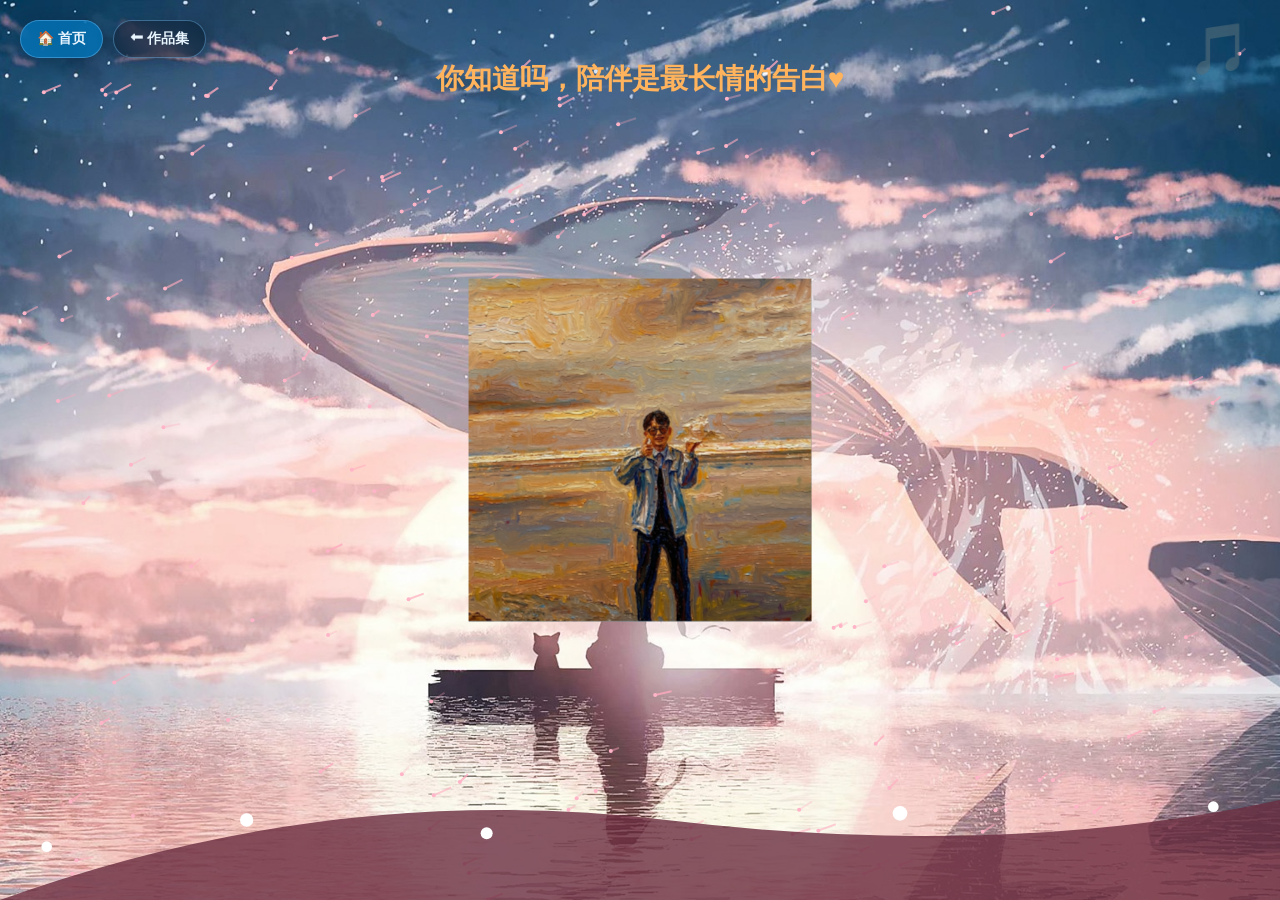
<file: album.html>
<!DOCTYPE html>
<html lang="zh-CN">
<head>
<meta charset="UTF-8">
<meta name="viewport" content="width=device-width, initial-scale=1.0">
<title>12图双层3D旋转立方体 - 我的作品</title>
<meta name="description" content="用 HTML 与 CSS 3D 实现的双层 12 图旋转立方体相册作品。">
<meta name="keywords" content="3D立方体,CSS 3D,相册,前端作品">
<meta name="theme-color" content="#0f2027">
<link rel="icon" type="image/svg+xml" href="favicon.svg">
<link rel="canonical" href="album.html">
    <meta name="robots" content="index,follow">
    <script>(function(){try{var u=location.origin+location.pathname.replace(/index[.]html$/,"");var c=document.querySelector("link[rel=canonical]");if(c)c.href=u;var og=document.querySelector("meta[property=og:url]");if(!og){og=document.createElement("meta");og.setAttribute("property","og:url");document.head.appendChild(og);}og.content=u;}catch(e){}})();</script>
<meta property="og:type" content="website">
<meta property="og:title" content="12图双层3D旋转立方体 - 我的作品">
<meta property="og:description" content="用 HTML 与 CSS 3D 实现的双层 12 图旋转立方体相册作品。">
<meta property="og:image" content="images/13.jpg">
<style>
*{margin:0;padding:0;box-sizing:border-box;}
body{
    width:100vw;
    height:100vh;
    overflow:hidden;
    background:#000;
    background-image:url('images/13.jpg');
    background-size:cover;
    background-position:center;
    background-repeat:no-repeat;
}
.top-text{
    position:absolute;
    top:60px;
    width:100%;
    text-align:center;
    font-size:28px;
    color:#ffb35c;
    font-weight:bold;
    z-index:10;
}
.music-btn{
    position:fixed;
    right:30px;
    top:20px;
    font-size:50px;
    color:#fff;
    opacity:0.6;
    cursor:pointer;
    z-index:99;
}
.rotate{
    animation:musicRotate 4s linear infinite;
}
@keyframes musicRotate{
    from{transform:rotate(0deg);}
    to{transform:rotate(360deg);}
}
.wrap{
    perspective:1200px;
    width:300px;
    height:300px;
    position:absolute;
    left:50%;
    top:50%;
    transform:translate(-50%,-50%);
    transform-style:preserve-3d;
}

.cube-out{
    width:100%;
    height:100%;
    position:absolute;
    transform-style:preserve-3d;
    animation:rotateOut 24s infinite linear;
}
.cube-in{
    width:60%;
    height:60%;
    position:absolute;
    left:20%;
    top:20%;
    transform-style:preserve-3d;
    animation:rotateIn 18s infinite linear;
}

@keyframes rotateOut{
    0%{transform:rotateY(0deg) rotateX(0deg);}
    100%{transform:rotateY(360deg) rotateX(360deg);}
}
@keyframes rotateIn{
    0%{transform:rotateY(0deg) rotateX(0deg);}
    100%{transform:rotateY(360deg) rotateX(360deg);}
}

.cube-out > div,
.cube-in > div{
    position:absolute;
    width:100%;
    height:100%;
    overflow:hidden;
    transition:transform 1s cubic-bezier(0.175, 0.885, 0.32, 1.275);
}
img{
    width:100%;
    height:100%;
    object-fit: cover;
    display:block;
    transition:transform 1s cubic-bezier(0.175, 0.885, 0.32, 1.275), opacity 1s ease;
}

/* 外层原始位置 */
.out_front{transform:translateZ(150px);}
.out_back{transform:rotateY(180deg) translateZ(150px);}
.out_left{transform:rotateY(-90deg) translateZ(150px);}
.out_right{transform:rotateY(90deg) translateZ(150px);}
.out_top{transform:rotateX(90deg) translateZ(150px);}
.out_bottom{transform:rotateX(-90deg) translateZ(150px);}

/* 内层原始位置 */
.in_front{transform:translateZ(90px);}
.in_back{transform:rotateY(180deg) translateZ(90px);}
.in_left{transform:rotateY(-90deg) translateZ(90px);}
.in_right{transform:rotateY(90deg) translateZ(90px);}
.in_top{transform:rotateX(90deg) translateZ(90px);}
.in_bottom{transform:rotateX(-90deg) translateZ(90px);}

/* 扩散状态：外层 */
.wrap.spread .out_front{transform:translateZ(320px);}
.wrap.spread .out_back{transform:rotateY(180deg) translateZ(320px);}
.wrap.spread .out_left{transform:rotateY(-90deg) translateZ(320px);}
.wrap.spread .out_right{transform:rotateY(90deg) translateZ(320px);}
.wrap.spread .out_top{transform:rotateX(90deg) translateZ(320px);}
.wrap.spread .out_bottom{transform:rotateX(-90deg) translateZ(320px);}
.wrap.spread .cube-out > div > img{
    transform:scale(1.35);
    opacity:0.88;
}

/* 扩散状态：内层 */
.wrap.spread .in_front{transform:translateZ(200px);}
.wrap.spread .in_back{transform:rotateY(180deg) translateZ(200px);}
.wrap.spread .in_left{transform:rotateY(-90deg) translateZ(200px);}
.wrap.spread .in_right{transform:rotateY(90deg) translateZ(200px);}
.wrap.spread .in_top{transform:rotateX(90deg) translateZ(200px);}
.wrap.spread .in_bottom{transform:rotateX(-90deg) translateZ(200px);}
.wrap.spread .cube-in > div > img{
    transform:scale(1.35);
    opacity:0.88;
}

#particleCanvas{
    position:absolute;
    top:0;
    left:0;
    width:100vw;
    height:100vh;
    z-index:-1;
    pointer-events:none;
}
.bottom-deco{
    position:absolute;
    bottom:0;
    left:0;
    width:100%;
    pointer-events:none;
}

/* ⭐️ 返回导航（回主站 / 回作品集） */
.page-back-nav {
    position: fixed;
    top: 20px;
    left: 20px;
    z-index: 9999;
    display: flex;
    gap: 10px;
}
.page-back-nav a {
    display: inline-flex;
    align-items: center;
    gap: 6px;
    padding: 9px 16px;
    border-radius: 22px;
    text-decoration: none;
    font-size: 14px;
    font-weight: 600;
    color: #eaf6ff;
    background: rgba(7, 26, 46, 0.55);
    border: 1px solid rgba(120, 200, 255, 0.4);
    backdrop-filter: blur(10px);
    -webkit-backdrop-filter: blur(10px);
    box-shadow: 0 4px 16px rgba(0, 20, 40, 0.35);
    transition: background .3s, transform .25s, border-color .3s;
}
.page-back-nav a:hover {
    background: rgba(0, 119, 190, 0.85);
    border-color: rgba(255, 255, 255, 0.7);
    transform: translateY(-2px);
}
.page-back-nav a.back-home {
    background: rgba(0, 119, 190, 0.75);
}
.page-back-nav a:focus-visible {
    outline: 3px solid #ffd300;
    outline-offset: 3px;
}
</style>
</head>
<body>

<!-- ⭐️ 返回导航 -->
<nav class="page-back-nav" aria-label="作品页导航">
    <a href="index.html" class="back-home" aria-label="返回首页">🏠 首页</a>
    <a href="works.html" aria-label="返回作品集">⬅ 作品集</a>
</nav>

<div class="top-text">你知道吗，陪伴是最长情的告白♥</div>
<div class="music-btn" onclick="toggleMusic(this)">🎵</div>
<div class="wrap" id="wrapBox">
    <div class="cube-out">
        <div class="out_front"><img src="images/1.png" alt=""></div>
        <div class="out_back"><img src="images/2.png" alt=""></div>
        <div class="out_left"><img src="images/3.png" alt=""></div>
        <div class="out_right"><img src="images/4.png" alt=""></div>
        <div class="out_top"><img src="images/5.png" alt=""></div>
        <div class="out_bottom"><img src="images/6.png" alt=""></div>
    </div>
    <div class="cube-in">
        <div class="in_front"><img src="images/7.png" alt=""></div>
        <div class="in_back"><img src="images/8.png" alt=""></div>
        <div class="in_left"><img src="images/9.png" alt=""></div>
        <div class="in_right"><img src="images/10.png" alt=""></div>
        <div class="in_top"><img src="images/11.png" alt=""></div>
        <div class="in_bottom"><img src="images/12.png" alt=""></div>
    </div>
</div>
<canvas id="particleCanvas"></canvas>
<svg class="bottom-deco" viewBox="0 0 1920 300">
    <path d="M0 300 Q 500 120 1000 180 T 1920 150 L1920 300 Z" fill="#6b2e40" opacity="0.8" />
    <circle cx="70" cy="220" r="8" fill="#ffffff" />
    <circle cx="370" cy="180" r="10" fill="#ffffff" />
    <circle cx="730" cy="200" r="9" fill="#ffffff" />
    <circle cx="1350" cy="170" r="11" fill="#ffffff" />
    <circle cx="1820" cy="160" r="8" fill="#ffffff" />
</svg>
<audio id="bgMusic" loop hidden>

<script>
let musicOn=false;
const audio=document.getElementById('bgMusic');
function toggleMusic(el){
    if(!musicOn){
        audio.play().catch(e=>{});
        el.classList.add('rotate');
        musicOn=true;
    }else{
        audio.pause();
        el.classList.remove('rotate');
        musicOn=false;
    }
}

const wrapBox = document.getElementById('wrapBox');
const faces = wrapBox.querySelectorAll('.cube-out > div, .cube-in > div');
let isSpread = false;

faces.forEach(face => {
    face.addEventListener('mouseenter', () => {
        if(!isSpread){
            wrapBox.classList.add('spread');
            isSpread = true;
        }
    });
});

wrapBox.addEventListener('click',()=>{
    if(isSpread){
        wrapBox.classList.remove('spread');
        isSpread = false;
    }else{
        wrapBox.classList.add('spread');
        isSpread = true;
    }
})

const canvas=document.getElementById("particleCanvas");
const ctx=canvas.getContext('2d');
let W,H;
function resize(){
    W=canvas.width=window.innerWidth;
    H=canvas.height=window.innerHeight;
}
resize();
window.addEventListener('resize',resize);
let stars=[];
class Star{
    constructor(){
        this.reset();
    }
    reset(){
        this.x=Math.random()*W;
        this.y=Math.random()*H;
        this.speedX=-(Math.random()*2+1);
        this.speedY=Math.random()*1+0.5;
        this.alpha=Math.random()*0.6+0.2;
    }
    update(){
        this.x+=this.speedX;
        this.y+=this.speedY;
        if(this.x<0||this.y>H){
            this.reset();
        }
    }
    draw(){
        ctx.beginPath();
        ctx.moveTo(this.x,this.y);
        ctx.lineTo(this.x-this.speedX*6,this.y-this.speedY*6);
        ctx.strokeStyle=`rgba(255,170,190,${this.alpha})`;
        ctx.lineWidth=2;
        ctx.stroke();
        ctx.beginPath();
        ctx.arc(this.x,this.y,2,0,Math.PI*2);
        ctx.fillStyle="#ffb4c8";
        ctx.fill();
    }
}
for(let i=0;i<180;i++) stars.push(new Star())
function animate(){
    ctx.clearRect(0,0,W,H);
    stars.forEach(s=>{
        s.update();
        s.draw();
    })
    requestAnimationFrame(animate);
}
animate();
</script>
</body>
</html>
</file>
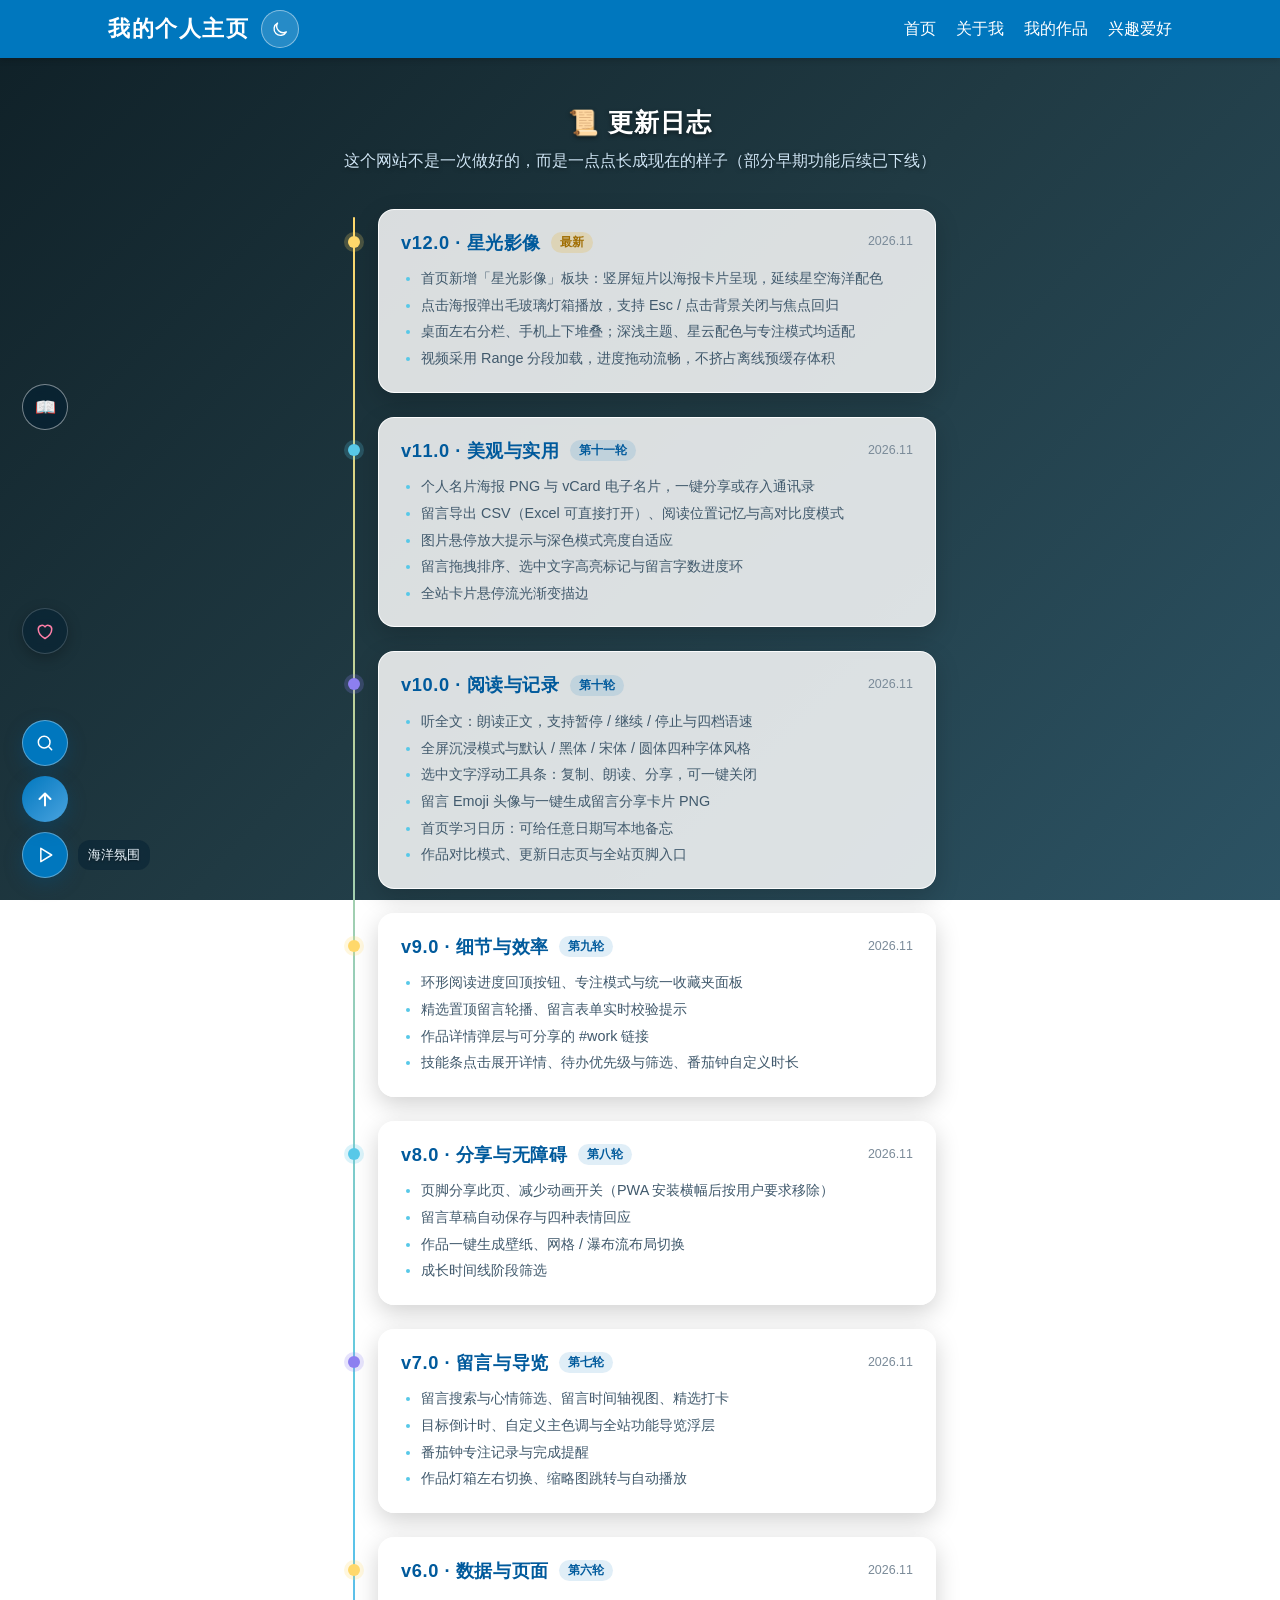
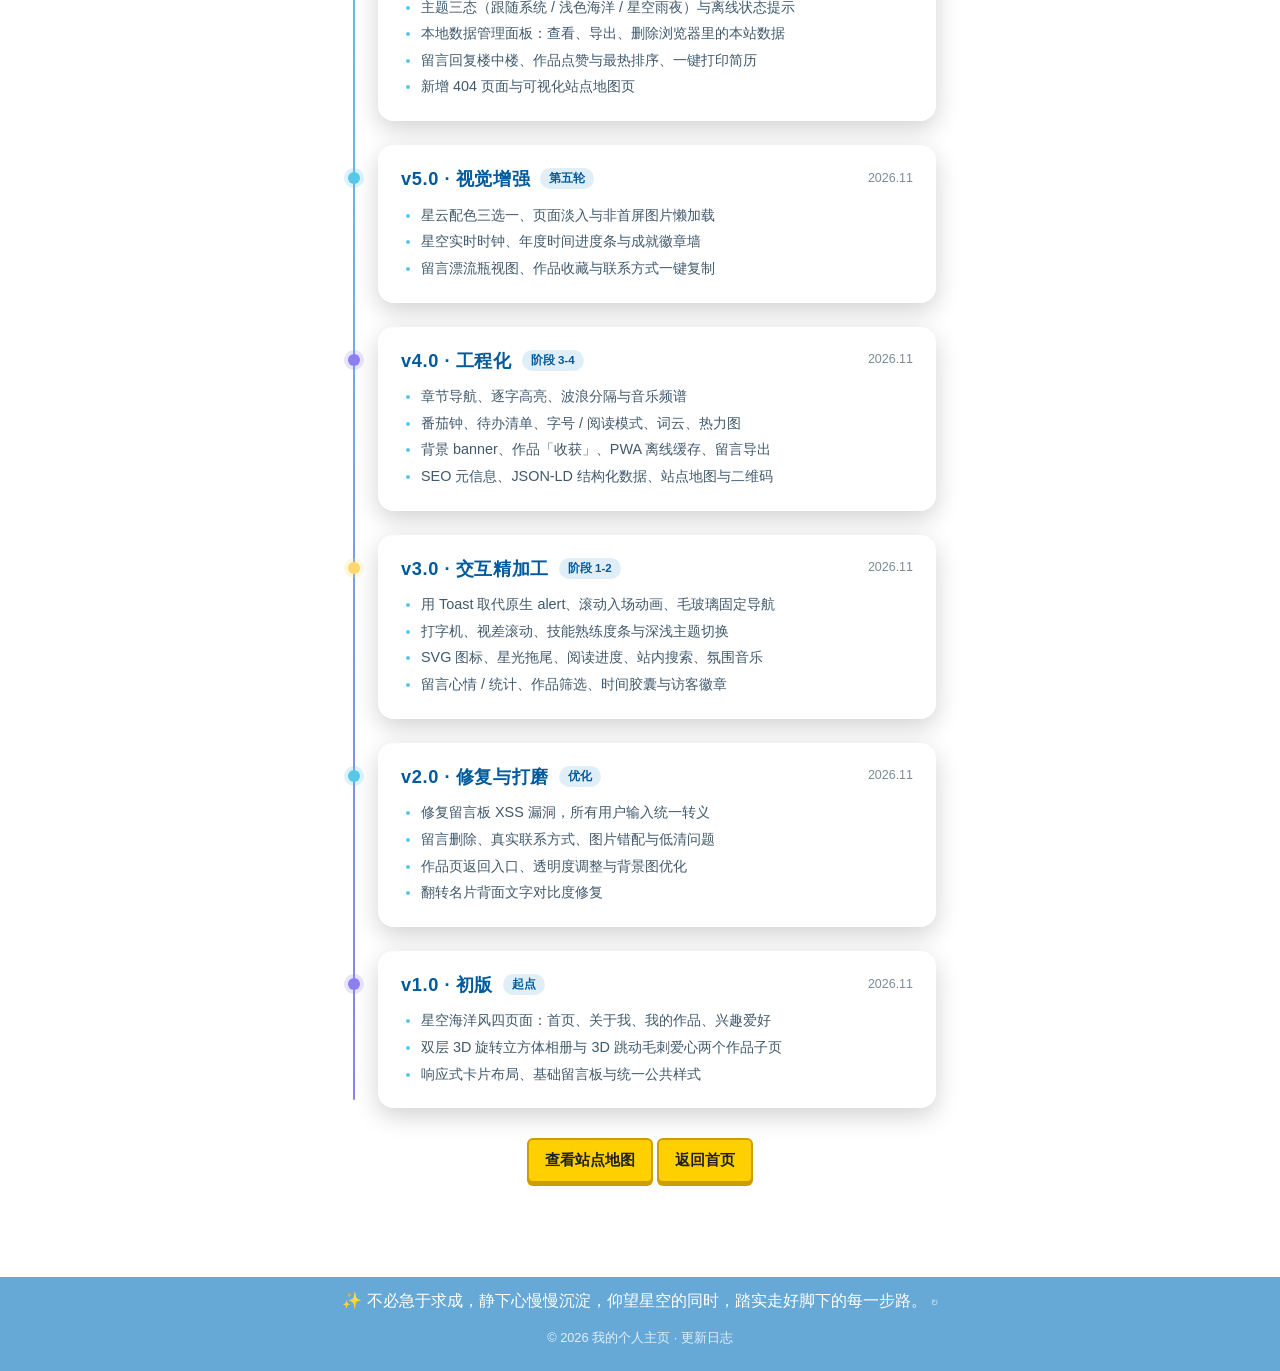
<file: changelog.html>
<!DOCTYPE html>
<html lang="zh-CN">
<head>
    <meta charset="UTF-8">
    <meta name="viewport" content="width=device-width, initial-scale=1.0">
    <title>更新日志 - 我的个人主页</title>
    <meta name="description" content="星空海洋个人主页的十轮升级记录：从基础交互到朗读、全屏、留言头像、学习日历与作品对比。">
    <meta name="theme-color" content="#0f2027">
    <link rel="icon" type="image/svg+xml" href="favicon.svg">
    <link rel="canonical" href="changelog.html">
    <meta name="robots" content="index,follow">
    <script>(function(){try{var u=location.origin+location.pathname.replace(/index[.]html$/,"");var c=document.querySelector("link[rel=canonical]");if(c)c.href=u;var og=document.querySelector("meta[property=og:url]");if(!og){og=document.createElement("meta");og.setAttribute("property","og:url");document.head.appendChild(og);}og.content=u;}catch(e){}})();</script>
    <link rel="stylesheet" href="css/style.css">
    <style>
        body { min-height: 100vh; display: flex; flex-direction: column; }
        main.container { flex: 1; padding-top: 46px; padding-bottom: 64px; }
        .log-title { text-align: center; margin-bottom: 8px; }
        .log-sub { text-align: center; color: #cfe6f6; margin-bottom: 34px; text-shadow: 0 1px 4px rgba(0,0,0,.5); }
        .log-list { position: relative; max-width: 860px; margin: 0 auto; padding-left: 34px; }
        .log-list::before { content: ""; position: absolute; left: 9px; top: 8px; bottom: 8px; width: 2px; background: linear-gradient(#ffd86b, #57c8e8, #8d7ff0); border-radius: 2px; }
        .log-item { position: relative; margin-bottom: 24px; padding: 20px 22px; border-radius: 16px;
            background: rgba(255,255,255,.84); border: 1px solid rgba(255,255,255,.92);
            box-shadow: 0 8px 24px rgba(0,0,0,.18); color: #213648; }
        .log-item::before { content: ""; position: absolute; left: -31px; top: 26px; width: 12px; height: 12px; border-radius: 50%;
            background: #ffd86b; box-shadow: 0 0 0 4px rgba(255,216,107,.22); }
        .log-item:nth-child(3n+2)::before { background: #57c8e8; box-shadow: 0 0 0 4px rgba(87,200,232,.22); }
        .log-item:nth-child(3n+3)::before { background: #8d7ff0; box-shadow: 0 0 0 4px rgba(141,127,240,.22); }
        .log-item__head { display: flex; align-items: center; gap: 10px; flex-wrap: wrap; margin-bottom: 10px; }
        .log-item__head h3 { margin: 0; font-size: 1.14rem; color: #005a9c; }
        .log-tag { font: 700 .72rem var(--font-tech); padding: 3px 9px; border-radius: 999px; background: rgba(0,119,190,.12); color: #005a9c; }
        .log-tag.latest { background: rgba(230,167,0,.18); color: #a06d00; }
        .log-date { margin-left: auto; font-size: .78rem; color: #7b8b99; }
        .log-item ul { margin: 0; padding-left: 20px; line-height: 1.85; font-size: .9rem; color: #40596c; }
        .log-item li::marker { color: #57c8e8; }
        .log-foot { text-align: center; margin-top: 30px; }
        html[data-theme="light"] .log-sub { color: #2c5364; text-shadow: none; }
    </style>
    <script>(function(){try{var t=localStorage.getItem("site-theme"),m=localStorage.getItem("site-theme-mode")||(t==="light"?"light":"dark"),light=m==="light"||(m==="auto"&&matchMedia("(prefers-color-scheme: light)").matches);if(light)document.documentElement.setAttribute("data-theme","light");localStorage.setItem("site-theme",light?"light":"dark");if(localStorage.getItem("site-motion")==="off")document.documentElement.setAttribute("data-motion","off");var sf=localStorage.getItem("siteFont");if(sf&&sf!=="default")document.documentElement.setAttribute("data-font",sf);}catch(e){}})();</script>
    <script>(function(){try{var a=JSON.parse(localStorage.getItem("siteAccent")||'"ocean"');if(a&&a!=="ocean")document.documentElement.setAttribute("data-accent",a);}catch(e){}})();</script>
    <link rel="stylesheet" href="css/theme.css">
</head>
<body>
    <header class="site-header">
        <div class="container">
            <h1>我的个人主页</h1>
            <div class="theme-toggle-wrap"><button class="theme-toggle" type="button" aria-label="切换主题"><span class="theme-toggle-icon">◐</span></button></div>
            <nav class="site-nav" aria-label="主导航">
                <ul>
                    <li><a href="index.html">首页</a></li>
                    <li><a href="about.html">关于我</a></li>
                    <li><a href="works.html">我的作品</a></li>
                    <li><a href="hobby.html">兴趣爱好</a></li>
                </ul>
            </nav>
        </div>
    </header>

    <main class="container">
        <h2 class="log-title">📜 更新日志</h2>
        <p class="log-sub">这个网站不是一次做好的，而是一点点长成现在的样子（部分早期功能后续已下线）</p>

        <div class="log-list">
            <article class="log-item">
                <div class="log-item__head"><h3>v12.0 · 星光影像</h3><span class="log-tag latest">最新</span><span class="log-date">2026.11</span></div>
                <ul>
                    <li>首页新增「星光影像」板块：竖屏短片以海报卡片呈现，延续星空海洋配色</li>
                    <li>点击海报弹出毛玻璃灯箱播放，支持 Esc / 点击背景关闭与焦点回归</li>
                    <li>桌面左右分栏、手机上下堆叠；深浅主题、星云配色与专注模式均适配</li>
                    <li>视频采用 Range 分段加载，进度拖动流畅，不挤占离线预缓存体积</li>
                </ul>
            </article>

            <article class="log-item">
                <div class="log-item__head"><h3>v11.0 · 美观与实用</h3><span class="log-tag">第十一轮</span><span class="log-date">2026.11</span></div>
                <ul>
                    <li>个人名片海报 PNG 与 vCard 电子名片，一键分享或存入通讯录</li>
                    <li>留言导出 CSV（Excel 可直接打开）、阅读位置记忆与高对比度模式</li>
                    <li>图片悬停放大提示与深色模式亮度自适应</li>
                    <li>留言拖拽排序、选中文字高亮标记与留言字数进度环</li>
                    <li>全站卡片悬停流光渐变描边</li>
                </ul>
            </article>

            <article class="log-item">
                <div class="log-item__head"><h3>v10.0 · 阅读与记录</h3><span class="log-tag">第十轮</span><span class="log-date">2026.11</span></div>
                <ul>
                    <li>听全文：朗读正文，支持暂停 / 继续 / 停止与四档语速</li>
                    <li>全屏沉浸模式与默认 / 黑体 / 宋体 / 圆体四种字体风格</li>
                    <li>选中文字浮动工具条：复制、朗读、分享，可一键关闭</li>
                    <li>留言 Emoji 头像与一键生成留言分享卡片 PNG</li>
                    <li>首页学习日历：可给任意日期写本地备忘</li>
                    <li>作品对比模式、更新日志页与全站页脚入口</li>
                </ul>
            </article>

            <article class="log-item">
                <div class="log-item__head"><h3>v9.0 · 细节与效率</h3><span class="log-tag">第九轮</span><span class="log-date">2026.11</span></div>
                <ul>
                    <li>环形阅读进度回顶按钮、专注模式与统一收藏夹面板</li>
                    <li>精选置顶留言轮播、留言表单实时校验提示</li>
                    <li>作品详情弹层与可分享的 #work 链接</li>
                    <li>技能条点击展开详情、待办优先级与筛选、番茄钟自定义时长</li>
                </ul>
            </article>

            <article class="log-item">
                <div class="log-item__head"><h3>v8.0 · 分享与无障碍</h3><span class="log-tag">第八轮</span><span class="log-date">2026.11</span></div>
                <ul>
                    <li>页脚分享此页、减少动画开关（PWA 安装横幅后按用户要求移除）</li>
                    <li>留言草稿自动保存与四种表情回应</li>
                    <li>作品一键生成壁纸、网格 / 瀑布流布局切换</li>
                    <li>成长时间线阶段筛选</li>
                </ul>
            </article>

            <article class="log-item">
                <div class="log-item__head"><h3>v7.0 · 留言与导览</h3><span class="log-tag">第七轮</span><span class="log-date">2026.11</span></div>
                <ul>
                    <li>留言搜索与心情筛选、留言时间轴视图、精选打卡</li>
                    <li>目标倒计时、自定义主色调与全站功能导览浮层</li>
                    <li>番茄钟专注记录与完成提醒</li>
                    <li>作品灯箱左右切换、缩略图跳转与自动播放</li>
                </ul>
            </article>

            <article class="log-item">
                <div class="log-item__head"><h3>v6.0 · 数据与页面</h3><span class="log-tag">第六轮</span><span class="log-date">2026.11</span></div>
                <ul>
                    <li>主题三态（跟随系统 / 浅色海洋 / 星空雨夜）与离线状态提示</li>
                    <li>本地数据管理面板：查看、导出、删除浏览器里的本站数据</li>
                    <li>留言回复楼中楼、作品点赞与最热排序、一键打印简历</li>
                    <li>新增 404 页面与可视化站点地图页</li>
                </ul>
            </article>

            <article class="log-item">
                <div class="log-item__head"><h3>v5.0 · 视觉增强</h3><span class="log-tag">第五轮</span><span class="log-date">2026.11</span></div>
                <ul>
                    <li>星云配色三选一、页面淡入与非首屏图片懒加载</li>
                    <li>星空实时时钟、年度时间进度条与成就徽章墙</li>
                    <li>留言漂流瓶视图、作品收藏与联系方式一键复制</li>
                </ul>
            </article>

            <article class="log-item">
                <div class="log-item__head"><h3>v4.0 · 工程化</h3><span class="log-tag">阶段 3-4</span><span class="log-date">2026.11</span></div>
                <ul>
                    <li>章节导航、逐字高亮、波浪分隔与音乐频谱</li>
                    <li>番茄钟、待办清单、字号 / 阅读模式、词云、热力图</li>
                    <li>背景 banner、作品「收获」、PWA 离线缓存、留言导出</li>
                    <li>SEO 元信息、JSON-LD 结构化数据、站点地图与二维码</li>
                </ul>
            </article>

            <article class="log-item">
                <div class="log-item__head"><h3>v3.0 · 交互精加工</h3><span class="log-tag">阶段 1-2</span><span class="log-date">2026.11</span></div>
                <ul>
                    <li>用 Toast 取代原生 alert、滚动入场动画、毛玻璃固定导航</li>
                    <li>打字机、视差滚动、技能熟练度条与深浅主题切换</li>
                    <li>SVG 图标、星光拖尾、阅读进度、站内搜索、氛围音乐</li>
                    <li>留言心情 / 统计、作品筛选、时间胶囊与访客徽章</li>
                </ul>
            </article>

            <article class="log-item">
                <div class="log-item__head"><h3>v2.0 · 修复与打磨</h3><span class="log-tag">优化</span><span class="log-date">2026.11</span></div>
                <ul>
                    <li>修复留言板 XSS 漏洞，所有用户输入统一转义</li>
                    <li>留言删除、真实联系方式、图片错配与低清问题</li>
                    <li>作品页返回入口、透明度调整与背景图优化</li>
                    <li>翻转名片背面文字对比度修复</li>
                </ul>
            </article>

            <article class="log-item">
                <div class="log-item__head"><h3>v1.0 · 初版</h3><span class="log-tag">起点</span><span class="log-date">2026.11</span></div>
                <ul>
                    <li>星空海洋风四页面：首页、关于我、我的作品、兴趣爱好</li>
                    <li>双层 3D 旋转立方体相册与 3D 跳动毛刺爱心两个作品子页</li>
                    <li>响应式卡片布局、基础留言板与统一公共样式</li>
                </ul>
            </article>
        </div>

        <div class="log-foot"><a href="sitemap.html" class="button">查看站点地图</a> <a href="index.html" class="button">返回首页</a></div>
    </main>

    <footer class="site-footer">
        <div class="container">
            <p>✨ 不必急于求成，静下心慢慢沉淀，仰望星空的同时，踏实走好脚下的每一步路。</p>
            <p class="copyright">© 2026 我的个人主页 · 更新日志</p>
        </div>
    </footer>

    <script src="js/interactions.js"></script>
    <script src="js/extras.js"></script>
    <script src="js/upgrade6.js"></script>
    <script src="js/upgrade7.js"></script>
</body>
</html>
</file>
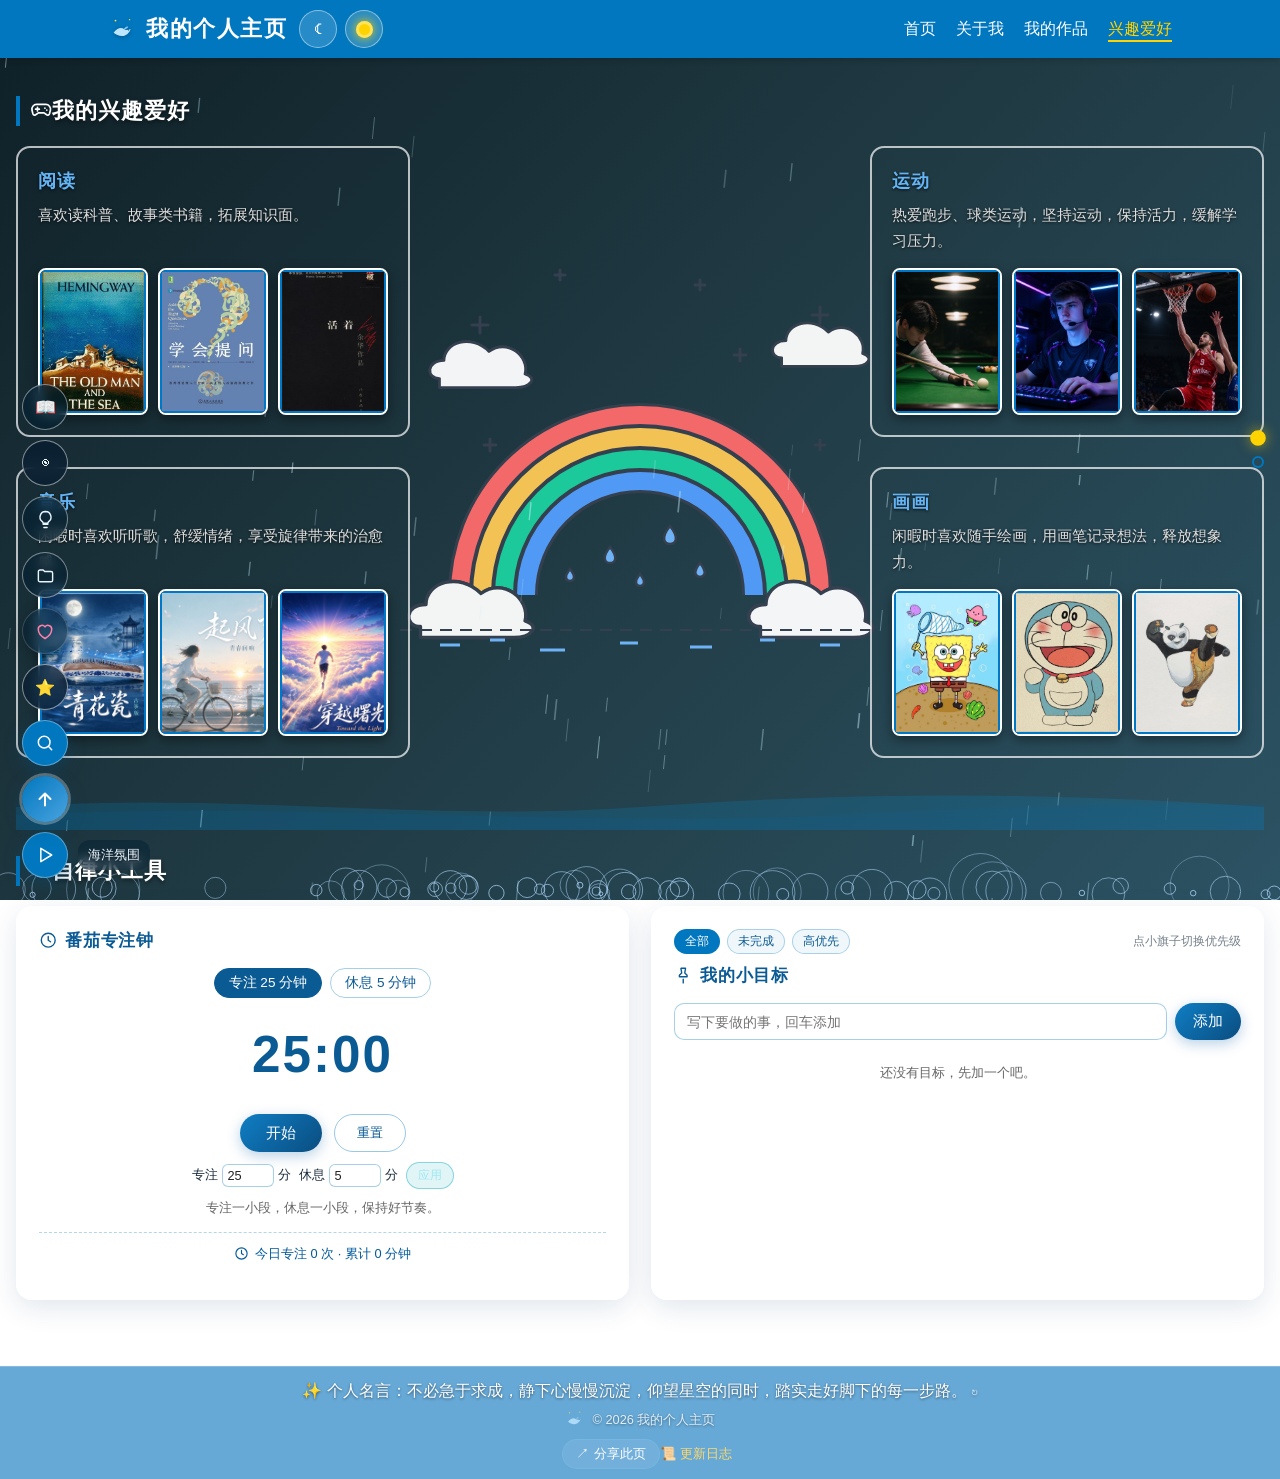
<file: hobby.html>
<!DOCTYPE html>
<html lang="zh-CN">
<head>
    <meta charset="UTF-8">
    <meta name="viewport" content="width=device-width, initial-scale=1.0">
    <title>兴趣爱好 - 晴雨彩虹</title>
    <link rel="icon" type="image/svg+xml" href="favicon.svg">
    <link rel="manifest" href="manifest.json">
    <meta name="mobile-web-app-capable" content="yes">
    <meta name="apple-mobile-web-app-status-bar-style" content="black-translucent">
    <meta name="description" content="我的兴趣爱好：阅读、运动、音乐与绘画，让生活更充实多彩。">
    <meta name="keywords" content="兴趣爱好,阅读,运动,音乐,绘画">
    <meta name="theme-color" content="#0f2027">
    <meta name="author" content="我的个人主页">
    <!-- SEO / 社交分享卡片 -->
    <link rel="canonical" href="hobby.html">
    <meta name="robots" content="index,follow">
    <script>(function(){try{var u=location.origin+location.pathname.replace(/index[.]html$/,"");var c=document.querySelector("link[rel=canonical]");if(c)c.href=u;var og=document.querySelector("meta[property=og:url]");if(!og){og=document.createElement("meta");og.setAttribute("property","og:url");document.head.appendChild(og);}og.content=u;}catch(e){}})();</script>
    <meta property="og:type" content="website">
    <meta property="og:site_name" content="蓝调雨夜 · 我的个人主页">
    <meta property="og:title" content="兴趣爱好 - 晴雨彩虹">
    <meta property="og:description" content="我的兴趣爱好：阅读、运动、音乐与绘画，让生活更充实多彩。">
    <meta property="og:image" content="images/hobby.jpg">
    <meta name="twitter:card" content="summary_large_image">
    <script type="application/ld+json">
    {"@context":"https://schema.org","@type":"WebPage","name":"兴趣爱好 - 晴雨彩虹","description":"我的兴趣爱好：阅读、运动、音乐与绘画"}
    </script>
    <script>(function(){try{var t=localStorage.getItem("site-theme"),m=localStorage.getItem("site-theme-mode")||(t==="light"?"light":"dark"),light=m==="light"||(m==="auto"&&matchMedia("(prefers-color-scheme: light)").matches);if(light)document.documentElement.setAttribute("data-theme","light");localStorage.setItem("site-theme",light?"light":"dark");if(localStorage.getItem("site-motion")==="off")document.documentElement.setAttribute("data-motion","off");var sf=localStorage.getItem("siteFont");if(sf&&sf!=="default")document.documentElement.setAttribute("data-font",sf);}catch(e){}})();</script>
    <script>(function(){try{var a=JSON.parse(localStorage.getItem("siteAccent")||'"ocean"');if(a&&a!=="ocean")document.documentElement.setAttribute("data-accent",a);}catch(e){}})();</script>
    <link rel="stylesheet" href="css/style.css">
    <style>
        * { box-sizing: border-box; margin: 0; padding: 0; }
        html, body { height: 100%; }
        
        /* ⭐️ 统一深蓝色雨夜背景 */
        body { 
            display: flex; 
            flex-direction: column; 
            background: linear-gradient(135deg, #0f2027 0%, #203a43 50%, #2c5364 100%) !important; 
            background-image: linear-gradient(135deg, #0f2027 0%, #203a43 50%, #2c5364 100%) !important;
            background-attachment: fixed;
            animation: none !important;        
        }

        /* 插画 Canvas */
        #illustrationCanvas {
            position: fixed;
            top: 50%;
            left: 50%;
            transform: translate(-50%, -50%);
            width: 600px;
            height: 450px;
            z-index: 0; 
            pointer-events: none;
            opacity: 0.95; 
        }

        /* 雨滴特效层 */
        #rainCanvas { position: fixed; top: 0; left: 0; width: 100%; height: 100%; z-index: 1; pointer-events: none; }
        
        header, main, footer { position: relative; z-index: 10; }

        /* ⭐️ 恢复超宽容器 */
        main.container { flex: 1; width: 100%; max-width: 1400px; margin: 0 auto; padding: 16px; }
        section { padding: 20px 0; }
        
        section h2 { 
            font-size: 1.4rem; 
            margin-bottom: 20px; 
            color: #ffffff; 
            padding-left: 10px; 
            border-left: 4px solid #0077be; 
            text-shadow: 0 2px 4px rgba(0,0,0,0.5);
        }

        /* ⭐️ 恢复超宽间距，给彩虹留出通道 */
        .hobby-grid { 
            display: grid; 
            grid-template-columns: 1fr 1fr; 
            column-gap: 460px; 
            row-gap: 30px;     
        }

        /* ⭐️ 恢复透明卡片，只留白色边框 */
        .hobby-grid .card {
            background: transparent !important; 
            backdrop-filter: none !important; 
            -webkit-backdrop-filter: none !important;
            border: 2px solid rgba(255, 255, 255, 0.7) !important; 
            border-radius: 14px;
            padding: 20px;
            box-shadow: none !important; 
            display: flex; flex-direction: column;
            transition: background 0.3s ease, border-color 0.3s ease;
            max-width: 480px;
        }
        
        /* 左右卡片的对齐方式 */
        .hobby-grid .card:nth-child(odd) { justify-self: end; }
        .hobby-grid .card:nth-child(even) { justify-self: start; }

        .hobby-grid .card:hover {
            background: rgba(255, 255, 255, 0.1) !important;
            border-color: #64b5f6 !important;
        }

        /* ⭐️ 文字颜色适配透明卡片 + 深蓝背景：改为浅色并加发光 */
        .hobby-grid .card h3 { 
            margin: 0 0 8px 0; 
            font-size: 1.15rem; 
            color: #64b5f6; 
            text-shadow: 0 1px 3px rgba(0,0,0,0.8); 
        }
        .hobby-grid .card p { 
            margin: 0 0 14px 0; 
            font-size: 0.96rem; 
            line-height: 1.7; 
            color: #e0e0e0; 
            text-shadow: 0 1px 3px rgba(0,0,0,0.8); 
        }

        /* 图片区域 */
        .hobby-grid .card .img-row { 
            display: flex; justify-content: center; gap: 10px; margin-top: auto; width: 100%; 
        }
        .hobby-grid .card .img-box { 
            flex: 1; aspect-ratio: 3 / 4; overflow: hidden; 
            border-radius: 8px; max-width: 130px; 
            border: 2px solid #fff; box-shadow: 0 4px 12px rgba(0,0,0,0.4); 
        }
        
        .hobby-grid .card .img-box img { 
            width: 100% !important; height: 100% !important; 
            object-fit: cover; display: block; border-radius: 0 !important; margin: 0 !important;
        }

        /* 屏幕过窄时自动缩小间距 */
        @media (max-width: 1200px) {
            .hobby-grid { column-gap: 150px; }
            .hobby-grid .card { max-width: 400px; }
        }

        @media (max-width: 900px) { 
            .hobby-grid { grid-template-columns: 1fr; row-gap: 20px; column-gap: 0; } 
            .hobby-grid .card:nth-child(odd), .hobby-grid .card:nth-child(even) { justify-self: center; }
            #illustrationCanvas { width: 90%; opacity: 0.3; }
        }
        
        /* 页脚 */
        footer { 
            background-color: rgba(0, 113, 188, 0.6) !important; 
            backdrop-filter: blur(10px);
            -webkit-backdrop-filter: blur(10px);
            border-top: 1px solid rgba(255, 255, 255, 0.2); 
            color: #fff; text-align: center; padding: 16px 0; width: 100%; 
        }
        footer p { margin: 0; color: #fff; text-shadow: 0 1px 3px rgba(0,0,0,0.5); }
    </style>
    <link rel="stylesheet" href="css/theme.css">
</head>
<body>
    <a href="#main-content" class="skip-link">跳转到主要内容</a>
    <!-- 插画 Canvas -->
    <canvas id="illustrationCanvas"></canvas>
    <!-- 雨滴层 -->
    <canvas id="rainCanvas"></canvas>

    <header class="site-header">
        <div class="container">
            <h1><svg class="brand-mark" viewBox="0 0 64 64" aria-hidden="true"><circle class="brand-star" cx="16" cy="14" r="2"></circle><circle class="brand-star" cx="46" cy="12" r="1.5"></circle><path class="whale-body" d="M12 40c6-9 16-13 22-8 4 3 8 3 14 0-2 8-9 15-18 15-7 0-13-3-18-7z"></path><path class="whale-fin" d="M34 32c2-4 6-6 9-5-1 3-4 5-9 5z"></path><circle class="whale-eye" cx="44" cy="34" r="1.1"></circle></svg>我的个人主页</h1>
            <div class="theme-toggle-wrap"><button class="theme-toggle" type="button" aria-label="切换深浅主题" title="切换深浅主题"><span class="theme-toggle-icon">🌙</span></button></div>
            <nav class="site-nav" aria-label="主导航">
                <ul>
                    <li><a href="index.html">首页</a></li>
                    <li><a href="about.html">关于我</a></li>
                    <li><a href="works.html">我的作品</a></li>
                    <li><a href="hobby.html" class="active" aria-current="page">兴趣爱好</a></li>
                </ul>
            </nav>
        </div>
    </header>

    <main class="container" id="main-content">
        <section>
            <h2 class="reveal" style="--reveal-delay: 0s"><span data-icon="gamepad" style="vertical-align:-0.08em"></span> 我的兴趣爱好</h2>
            <div class="hobby-grid">
                <div class="card reveal" style="--reveal-delay: 0.05s">
                    <h3>阅读</h3>
                    <p>喜欢读科普、故事类书籍，拓展知识面。</p>
                    <div class="img-row">
                        <div class="img-box"><img src="images/16.png" alt="老人与海"></div>
                        <div class="img-box"><img src="images/17.png" alt="学会提问"></div>
                        <div class="img-box"><img src="images/18.png" alt="活着"></div>
                    </div>
                </div>
                <div class="card reveal" style="--reveal-delay: 0.18s">
                    <h3>运动</h3>
                    <p>热爱跑步、球类运动，坚持运动，保持活力，缓解学习压力。</p>
                    <div class="img-row">
                        <div class="img-box"><img src="images/19.png" alt="台球"></div>
                        <div class="img-box"><img src="images/20.png" alt="电竞"></div>
                        <div class="img-box"><img src="images/21.png" alt="篮球"></div>
                    </div>
                </div>
                <div class="card reveal" style="--reveal-delay: 0.31s">
                    <h3>音乐</h3>
                    <p>闲暇时喜欢听听歌，舒缓情绪，享受旋律带来的治愈感。</p>
                    <div class="img-row">
                        <div class="img-box"><img src="images/36.png" alt="音乐图片1"></div>
                        <div class="img-box"><img src="images/41.png" alt="音乐图片2"></div>
                        <div class="img-box"><img src="images/42.png" alt="音乐图片3"></div>
                    </div>
                </div>
                <div class="card reveal" style="--reveal-delay: 0.44s">
                    <h3>画画</h3>
                    <p>闲暇时喜欢随手绘画，用画笔记录想法，释放想象力。</p>
                    <div class="img-row">
                        <div class="img-box"><img src="images/22.png" alt="海绵宝宝"></div>
                        <div class="img-box"><img src="images/23.png" alt="哆啦A梦"></div>
                        <div class="img-box"><img src="images/24.png" alt="功夫熊猫"></div>
                    </div>
                </div>
            </div>
        </section>

        <section class="tool-zone reveal" id="toolZone" style="--reveal-delay: 0.1s">
            <h2><span data-icon="clock" style="vertical-align:-0.08em"></span> 自律小工具</h2>
            <div class="tool-zone__grid">
                <div class="game-card" id="pomodoroBox" style="--reveal-delay: 0.12s">
                    <!-- 由 more.js 渲染 -->
                </div>
                <div class="game-card" id="todoBox" style="--reveal-delay: 0.2s">
                    <!-- 由 more.js 渲染 -->
                </div>
            </div>
        </section>
    </main>

    <footer class="site-footer">
        <div class="container">
            <p>✨ 个人名言：不必急于求成，静下心慢慢沉淀，仰望星空的同时，踏实走好脚下的每一步路。</p>
            <p class="copyright"><svg class="footer-mark" viewBox="0 0 64 64" aria-hidden="true"><circle class="brand-star" cx="16" cy="14" r="2"></circle><circle class="brand-star" cx="46" cy="12" r="1.5"></circle><path class="whale-body" d="M12 40c6-9 16-13 22-8 4 3 8 3 14 0-2 8-9 15-18 15-7 0-13-3-18-7z"></path><path class="whale-fin" d="M34 32c2-4 6-6 9-5-1 3-4 5-9 5z"></path><circle class="whale-eye" cx="44" cy="34" r="1.1"></circle></svg>© 2026 我的个人主页</p>
        </div>
    </footer>

    <script>
        // ==========================================
        // 1. 绘制插画 (纯 JS 生成，保持不变)
        // ==========================================
        const illCanvas = document.getElementById('illustrationCanvas');
        const ctx = illCanvas.getContext('2d');
        
        const W = 600;
        const H = 450;
        const dpr = window.devicePixelRatio || 1;
        illCanvas.width = W * dpr;
        illCanvas.height = H * dpr;
        ctx.scale(dpr, dpr);

        const LINE_COLOR = '#374151'; 
        const LINE_WIDTH = 3;
        const CLOUD_SHADOW = '#e2e8f0'; 

        function drawCloud(x, y, scale) {
            ctx.save();
            ctx.translate(x, y);
            ctx.scale(scale, scale);
            ctx.lineWidth = LINE_WIDTH;
            ctx.strokeStyle = LINE_COLOR;
            ctx.lineJoin = 'round';

            ctx.beginPath();
            ctx.moveTo(-45, 15);
            ctx.bezierCurveTo(-60, 15, -60, -5, -40, -5); 
            ctx.bezierCurveTo(-40, -25, -10, -35, 10, -15); 
            ctx.bezierCurveTo(30, -30, 55, -10, 50, 10); 
            ctx.bezierCurveTo(65, 15, 55, 25, 40, 25); 
            ctx.lineTo(-45, 25); 
            ctx.closePath();
            ctx.fillStyle = CLOUD_SHADOW;
            ctx.fill();
            ctx.stroke();

            ctx.beginPath();
            ctx.moveTo(-45, 15);
            ctx.bezierCurveTo(-60, 15, -60, -5, -40, -5);
            ctx.bezierCurveTo(-40, -25, -10, -35, 10, -15);
            ctx.bezierCurveTo(30, -30, 55, -10, 50, 10);
            ctx.bezierCurveTo(65, 15, 55, 25, 40, 25);
            ctx.lineTo(-45, 25);
            ctx.closePath();
            ctx.fillStyle = '#ffffff';
            ctx.fill();
            ctx.stroke();
            ctx.restore();
        }

        function drawRainbow(cx, cy) {
            const colors = ['#ff6b6b', '#feca57', '#1dd1a1', '#54a0ff'];
            const startR = 180;
            const gap = 22;
            colors.forEach((_, i) => {
                ctx.beginPath(); ctx.arc(cx, cy, startR - i * gap, Math.PI, 0);
                ctx.lineWidth = 24; ctx.strokeStyle = LINE_COLOR; ctx.lineCap = 'butt'; ctx.stroke();
            });
            colors.forEach((color, i) => {
                ctx.beginPath(); ctx.arc(cx, cy, startR - i * gap, Math.PI, 0);
                ctx.lineWidth = 18; ctx.strokeStyle = color; ctx.stroke();
            });
        }

        function drawRaindrop(x, y, size) {
            ctx.beginPath(); ctx.moveTo(x, y - size);
            ctx.bezierCurveTo(x + size * 1.2, y + size * 0.5, x + size * 0.5, y + size, x, y + size);
            ctx.bezierCurveTo(x - size * 0.5, y + size, x - size * 1.2, y + size * 0.5, x, y - size);
            ctx.closePath();
            ctx.fillStyle = '#74b9ff'; ctx.fill();
            ctx.lineWidth = 2.5; ctx.strokeStyle = LINE_COLOR; ctx.stroke();
        }

        function drawStar(x, y, size) {
            ctx.beginPath(); ctx.moveTo(x - size, y); ctx.lineTo(x + size, y);
            ctx.moveTo(x, y - size); ctx.lineTo(x, y + size);
            ctx.lineWidth = LINE_WIDTH; ctx.strokeStyle = LINE_COLOR; ctx.lineCap = 'round'; ctx.stroke();
        }

        function drawIllustration() {
            ctx.clearRect(0, 0, W, H);
            const cx = W / 2; 
            const cy = H - 80; 

            drawStar(140, 100, 8); drawStar(480, 90, 8);
            drawStar(220, 50, 5); drawStar(400, 130, 6);
            drawStar(360, 60, 5); drawStar(150, 220, 6);
            drawStar(480, 220, 5);

            drawRainbow(cx, cy);

            drawRaindrop(cx - 30, cy - 40, 8);
            drawRaindrop(cx + 30, cy - 60, 9);
            drawRaindrop(cx, cy - 15, 6);
            drawRaindrop(cx + 60, cy - 25, 7);
            drawRaindrop(cx - 70, cy - 20, 6);

            drawCloud(cx - 170, cy + 15, 1.1); 
            drawCloud(cx + 170, cy + 15, 1.1); 
            drawCloud(140, 140, 0.9); 
            drawCloud(480, 120, 0.85); 

            ctx.beginPath(); ctx.moveTo(60, cy + 35); ctx.lineTo(540, cy + 35);
            ctx.lineWidth = 2; ctx.strokeStyle = LINE_COLOR; ctx.setLineDash([12, 8]); ctx.stroke();
            
            ctx.beginPath(); ctx.setLineDash([]); ctx.lineWidth = 3; ctx.strokeStyle = '#74b9ff';
            const waves = [
                [100, cy+50, 20], [150, cy+45, 15], [200, cy+55, 25], 
                [280, cy+48, 18], [350, cy+52, 22], [420, cy+45, 15], [480, cy+50, 20]
            ];
            waves.forEach(w => { ctx.moveTo(w[0], w[1]); ctx.lineTo(w[0] + w[2], w[1]); });
            ctx.stroke();
        }
        drawIllustration();

        // ==========================================
        // 2. 常规雨滴特效
        // ==========================================
        const canvas = document.getElementById('rainCanvas');
        const rCtx = canvas.getContext('2d');
        let rW, rH;
        function resizeCanvas() {
            rW = canvas.width = window.innerWidth;
            rH = canvas.height = window.innerHeight;
        }
        resizeCanvas();
        window.addEventListener('resize', resizeCanvas);

        class Raindrop {
            constructor() { this.reset(); this.y = Math.random() * rH; }
            reset() {
                this.x = Math.random() * rW; this.y = Math.random() * -rH; 
                this.length = Math.random() * 15 + 10; this.speed = Math.random() * 8 + 8; 
                this.opacity = Math.random() * 0.3 + 0.2; this.width = Math.random() * 1.2 + 0.5; 
            }
            update() {
                this.y += this.speed;
                if (this.y > rH) { ripples.push(new Ripple(this.x, rH - 10)); this.reset(); }
            }
            draw() {
                rCtx.beginPath(); rCtx.moveTo(this.x, this.y);
                rCtx.lineTo(this.x - this.length * 0.1, this.y + this.length); 
                rCtx.strokeStyle = `rgba(200, 240, 255, ${this.opacity})`; rCtx.lineWidth = this.width; rCtx.stroke();
            }
        }

        class Ripple {
            constructor(x, y) {
                this.x = x; this.y = y + Math.random() * 10 - 5; 
                this.radius = 1; this.opacity = 0.8; this.speed = Math.random() * 0.8 + 0.4;
            }
            update() { this.radius += this.speed; this.opacity -= 0.015; }
            draw() {
                if (this.opacity <= 0) return;
                rCtx.beginPath(); rCtx.arc(this.x, this.y, this.radius, 0, Math.PI * 2);
                rCtx.strokeStyle = `rgba(180, 220, 255, ${this.opacity})`; rCtx.lineWidth = 1; rCtx.stroke();
            }
        }

        const raindrops = []; const ripples = [];
        for (let i = 0; i < 150; i++) { raindrops.push(new Raindrop()); }

        function animateRain() {
            rCtx.clearRect(0, 0, rW, rH);
            raindrops.forEach(drop => { drop.update(); drop.draw(); });
            for (let i = ripples.length - 1; i >= 0; i--) {
                ripples[i].update(); ripples[i].draw();
                if (ripples[i].opacity <= 0) ripples.splice(i, 1); 
            }
            requestAnimationFrame(animateRain);
        }
        animateRain();
    </script>
    <script src="js/interactions.js"></script>
    <script src="js/extras.js"></script>
    <script src="js/more.js"></script>
    <script src="js/upgrade.js"></script>
    <script src="js/upgrade2.js"></script>
    <script src="js/upgrade3.js"></script>
    <script src="js/upgrade4.js"></script>
    <script src="js/upgrade5.js"></script>
    <script src="js/upgrade6.js"></script>
    <script src="js/upgrade7.js"></script>

<script>
if ("serviceWorker" in navigator) {
  window.addEventListener("load", function () {
    navigator.serviceWorker.register("sw.js").catch(function () {});
  });
}
</script>
</body>
</html>
</file>
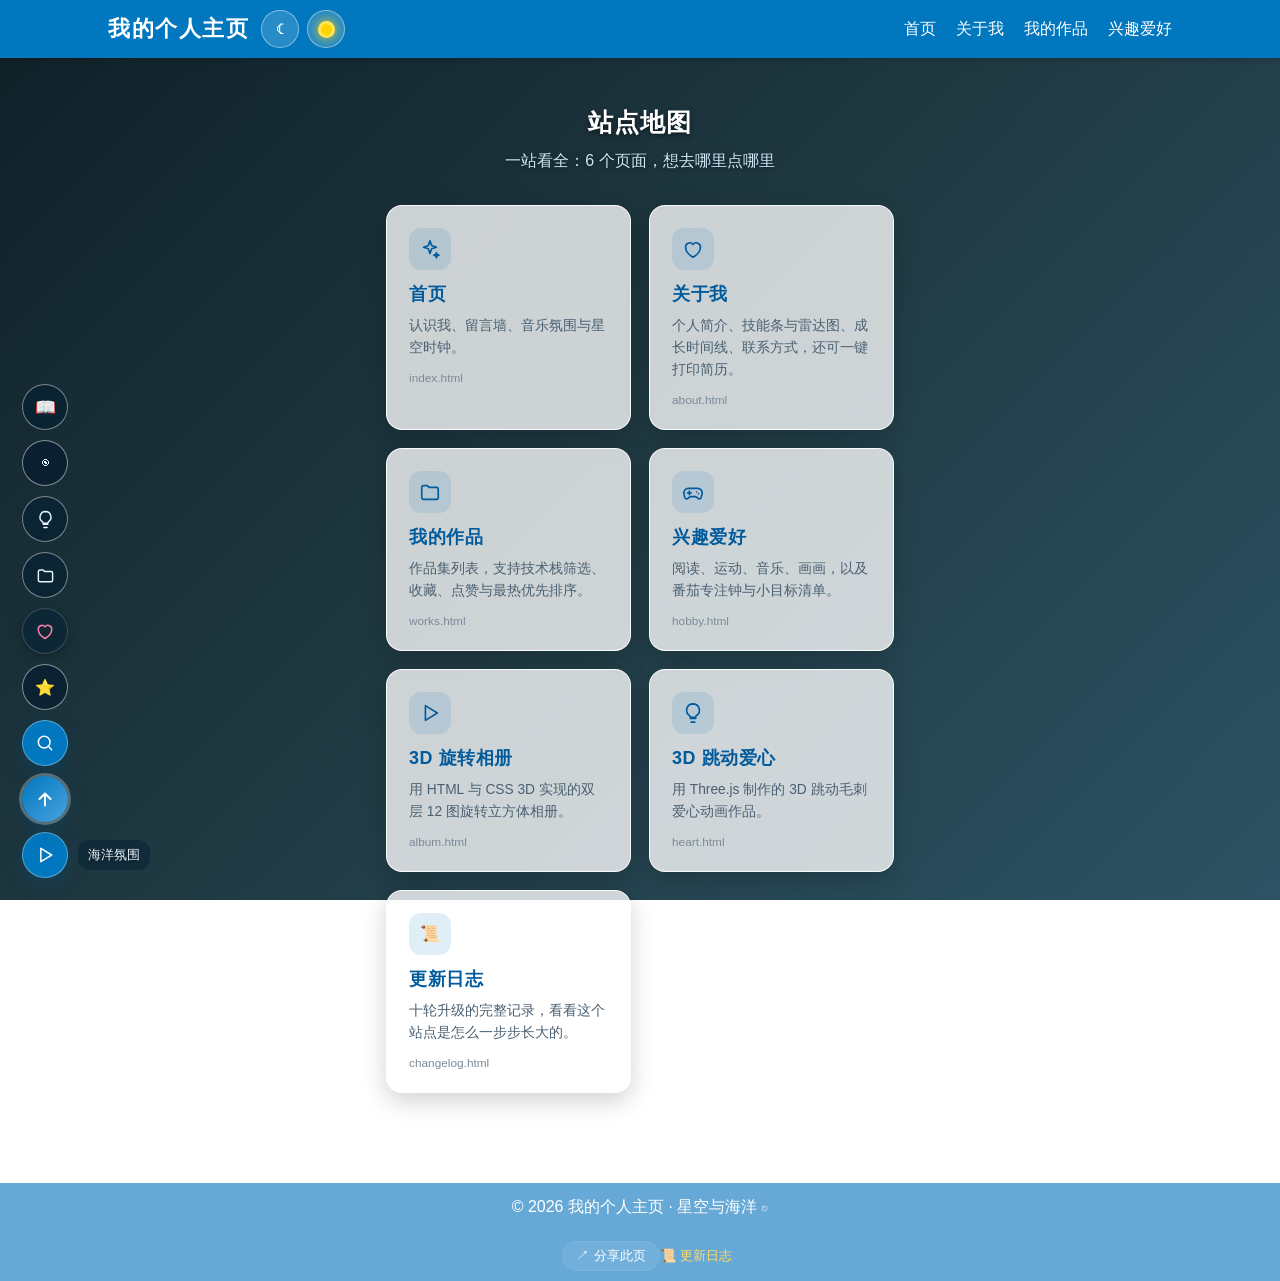
<file: sitemap.html>
<!DOCTYPE html>
<html lang="zh-CN">
<head>
    <meta charset="UTF-8">
    <meta name="viewport" content="width=device-width, initial-scale=1.0">
    <title>站点地图 - 我的个人主页</title>
    <meta name="description" content="我的个人主页全部页面导航：首页、关于我、我的作品、兴趣爱好与作品子页。">
    <meta name="theme-color" content="#0f2027">
    <link rel="icon" type="image/svg+xml" href="favicon.svg">
    <link rel="canonical" href="sitemap.html">
    <meta name="robots" content="index,follow">
    <script>(function(){try{var u=location.origin+location.pathname.replace(/index[.]html$/,"");var c=document.querySelector("link[rel=canonical]");if(c)c.href=u;var og=document.querySelector("meta[property=og:url]");if(!og){og=document.createElement("meta");og.setAttribute("property","og:url");document.head.appendChild(og);}og.content=u;}catch(e){}})();</script>
    <link rel="stylesheet" href="css/style.css">
    <style>
        body { min-height: 100vh; display: flex; flex-direction: column; }
        main.container { flex: 1; padding-top: 46px; padding-bottom: 60px; }
        .map-title { text-align: center; margin-bottom: 8px; }
        .map-sub { text-align: center; color: #cfe6f6; margin-bottom: 30px; text-shadow: 0 1px 4px rgba(0,0,0,.5); }
        .map-grid { display: grid; grid-template-columns: repeat(auto-fit, minmax(230px, 1fr)); gap: 18px; }
        .map-card {
            display: block; text-decoration: none; padding: 22px; border-radius: 16px;
            background: rgba(255, 255, 255, .78); border: 1px solid rgba(255, 255, 255, .9);
            box-shadow: 0 8px 24px rgba(0, 0, 0, .18); color: #1a2b3c;
            transition: transform .25s ease, box-shadow .25s ease;
        }
        .map-card:hover { transform: translateY(-6px); box-shadow: 0 14px 32px rgba(0, 0, 0, .28); }
        .map-card__icon {
            width: 42px; height: 42px; border-radius: 12px; margin-bottom: 12px;
            background: rgba(0, 119, 190, .12); color: #005a9c;
            display: flex; align-items: center; justify-content: center;
        }
        .map-card__icon .ui-icon { width: 22px; height: 22px; }
        .map-card h3 { margin: 0 0 8px; color: #005a9c; font-size: 1.12rem; }
        .map-card p { margin: 0; font-size: .86rem; line-height: 1.6; color: #4a6072; }
        .map-card__path { display: block; margin-top: 12px; font: .74rem var(--font-tech); color: #7b8b99; }
        html[data-theme="light"] .map-sub { color: #2c5364; text-shadow: none; }
    </style>
    <script>(function(){try{var t=localStorage.getItem("site-theme"),m=localStorage.getItem("site-theme-mode")||(t==="light"?"light":"dark"),light=m==="light"||(m==="auto"&&matchMedia("(prefers-color-scheme: light)").matches);if(light)document.documentElement.setAttribute("data-theme","light");localStorage.setItem("site-theme",light?"light":"dark");if(localStorage.getItem("site-motion")==="off")document.documentElement.setAttribute("data-motion","off");var sf=localStorage.getItem("siteFont");if(sf&&sf!=="default")document.documentElement.setAttribute("data-font",sf);}catch(e){}})();</script>
    <script>(function(){try{var a=JSON.parse(localStorage.getItem("siteAccent")||'"ocean"');if(a&&a!=="ocean")document.documentElement.setAttribute("data-accent",a);}catch(e){}})();</script>
    <link rel="stylesheet" href="css/theme.css">
</head>
<body>
    <header class="site-header">
        <div class="container">
            <h1>我的个人主页</h1>
            <div class="theme-toggle-wrap"><button class="theme-toggle" type="button" aria-label="切换主题"><span class="theme-toggle-icon">◐</span></button></div>
            <nav class="site-nav" aria-label="主导航">
                <ul>
                    <li><a href="index.html">首页</a></li>
                    <li><a href="about.html">关于我</a></li>
                    <li><a href="works.html">我的作品</a></li>
                    <li><a href="hobby.html">兴趣爱好</a></li>
                </ul>
            </nav>
        </div>
    </header>

    <main class="container">
        <h2 class="map-title">站点地图</h2>
        <p class="map-sub">一站看全：6 个页面，想去哪里点哪里</p>
        <div class="map-grid">
            <a class="map-card" href="index.html">
                <span class="map-card__icon"><span data-icon="sparkle"></span></span>
                <h3>首页</h3>
                <p>认识我、留言墙、音乐氛围与星空时钟。</p>
                <span class="map-card__path">index.html</span>
            </a>
            <a class="map-card" href="about.html">
                <span class="map-card__icon"><span data-icon="heart"></span></span>
                <h3>关于我</h3>
                <p>个人简介、技能条与雷达图、成长时间线、联系方式，还可一键打印简历。</p>
                <span class="map-card__path">about.html</span>
            </a>
            <a class="map-card" href="works.html">
                <span class="map-card__icon"><span data-icon="folder"></span></span>
                <h3>我的作品</h3>
                <p>作品集列表，支持技术栈筛选、收藏、点赞与最热优先排序。</p>
                <span class="map-card__path">works.html</span>
            </a>
            <a class="map-card" href="hobby.html">
                <span class="map-card__icon"><span data-icon="gamepad"></span></span>
                <h3>兴趣爱好</h3>
                <p>阅读、运动、音乐、画画，以及番茄专注钟与小目标清单。</p>
                <span class="map-card__path">hobby.html</span>
            </a>
            <a class="map-card" href="album.html">
                <span class="map-card__icon"><span data-icon="play"></span></span>
                <h3>3D 旋转相册</h3>
                <p>用 HTML 与 CSS 3D 实现的双层 12 图旋转立方体相册。</p>
                <span class="map-card__path">album.html</span>
            </a>
            <a class="map-card" href="heart.html">
                <span class="map-card__icon"><span data-icon="bulb"></span></span>
                <h3>3D 跳动爱心</h3>
                <p>用 Three.js 制作的 3D 跳动毛刺爱心动画作品。</p>
                <span class="map-card__path">heart.html</span>
            </a>
        </div>
    </main>

    <footer class="site-footer">
        <div class="container"><p>© 2026 我的个人主页 · 星空与海洋</p></div>
    </footer>

    <script src="js/interactions.js"></script>
    <script src="js/extras.js"></script>
    <script src="js/more.js"></script>
    <script src="js/upgrade.js"></script>
    <script src="js/upgrade2.js"></script>
    <script src="js/upgrade3.js"></script>
    <script src="js/upgrade4.js"></script>
    <script src="js/upgrade5.js"></script>
    <script src="js/upgrade6.js"></script>
    <script src="js/upgrade7.js"></script>
    <script>if("serviceWorker" in navigator){window.addEventListener("load",function(){navigator.serviceWorker.register("sw.js").catch(function(){});});}</script>
</body>
</html>
</file>
<file: css/style.css>
* {
    margin: 0;
    padding: 0;
    box-sizing: border-box;
}

html {
    scroll-behavior: smooth;
}

body {
    font-family: var(--font-family);
    line-height: 1.6;
    color: #222;
    /* 🌟 核心修改：动态渐变背景 */
    background: linear-gradient(135deg, #e0f3ff, #edf0f2, #d4e6f1, #e8f4f8);
    background-size: 400% 400%; /* 放大背景，让动画有移动空间 */
    animation: bgGradientMove 15s ease infinite; /* 15秒平滑无限循环 */
    
    min-height: 100vh;
    padding-top: 60px;
}

/* 🌟 新增：渐变背景移动动画 */
@keyframes bgGradientMove {
    0% { background-position: 0% 50%; }
    50% { background-position: 100% 50%; }
    100% { background-position: 0% 50%; }
}

:root {
    --main-blue: #0077be;
    --light-blue: #87cefa;
    --accent-yellow: #ffd300;
    --yellow-dark: #cc9f00;
    --card-border: #0077be;
    --shadow: 0 3px 8px rgba(0, 80, 130, 0.12);
    /* 阶段1：全站统一设计变量（深蓝星空） */
    --bg-deep-1: #0f2027;
    --bg-deep-2: #203a43;
    --bg-deep-3: #2c5364;
    --glass-bg: rgba(255, 255, 255, 0.88);
    --glass-border: rgba(255, 255, 255, 0.9);
    --text-on-dark: #ffffff;
    --font-body: 1rem;
    --line-body: 1.7;
    /* P0：字体排印系统——正文无衬线，标题衬线气质，数字/英文几何体 */
    --font-family: "PingFang SC", "Microsoft YaHei", "Noto Sans SC", sans-serif;
    --font-display: "Noto Serif SC", "Songti SC", "STSong", "SimSun", serif;
    --font-tech: "Trebuchet MS", "Segoe UI", "Helvetica Neue", sans-serif;
}

h1, h2, h3 {
    letter-spacing: 0.5px;
}

/* P0：标题用衬线体建立气质层，正文保持无衬线；字重拉开三级层次 */
h1 {
    font-family: var(--font-display);
    font-weight: 700;
    letter-spacing: 1.5px;
}
h2 {
    font-family: var(--font-display);
    font-size: 1.55rem;
    font-weight: 700;
    letter-spacing: 1px;
    margin-bottom: 0.8rem;
    color: #112233;
    line-height: 1.35;
}
h3 {
    font-family: var(--font-tech);
    font-size: 1.12rem;
    font-weight: 700;
    letter-spacing: 0.6px;
    margin-bottom: 0.5rem;
    line-height: 1.4;
}

p {
    color: #333;
    margin-bottom: 0.8rem;
    font-size: var(--font-body);
    line-height: var(--line-body);
}

.container {
    max-width: 1100px;
    margin: 0 auto;
    padding: 0 18px;
}

.grid {
    display: grid;
    grid-template-columns: repeat(auto-fit, minmax(260px, 1fr));
    gap: 18px;
}

/* ========== 顶部导航栏 ========== */
.site-header {
    background-color: var(--main-blue);
    color: #fff;
    padding: 10px 0;
    position: fixed;
    width: 100%;
    top: 0;
    left: 0;
    z-index: 1000;
    box-shadow: 0 2px 6px rgba(0,0,0,0.18);
}

.site-header .container {
    display: flex;
    justify-content: space-between;
    align-items: center;
    gap: 12px;
}

.site-header h1 {
    color: #fff;
    font-size: 1.4rem;
    margin: 0;
    display: flex;
    align-items: center;
    gap: 8px;
}

/* 品牌符号：鲸鱼图标贯穿导航与页脚 */
.brand-mark {
    width: 30px;
    height: 30px;
    flex: none;
    filter: drop-shadow(0 1px 2px rgba(0, 0, 0, 0.25));
}
.brand-mark .whale-body { fill: #bfe6ff; }
.brand-mark .whale-fin { fill: #87cefa; }
.brand-mark .whale-eye { fill: #0f2027; }
.brand-mark .brand-star { fill: #ffe045; }

.footer-mark {
    width: 22px;
    height: 22px;
    vertical-align: -6px;
    margin-right: 6px;
}
.footer-mark .whale-body { fill: #bfe6ff; }
.footer-mark .whale-fin { fill: #87cefa; }
.footer-mark .whale-eye { fill: #0f2027; }
.footer-mark .brand-star { fill: #ffe045; }

.site-nav ul {
    list-style: none;
    display: flex;
    gap: 20px;
}

.site-nav a {
    color: #ffffff;
    text-decoration: none;
    font-size: 1rem;
    padding: 3px 0;
    border-bottom: 2px solid transparent;
    transition: all 0.25s ease;
}

.site-nav a:hover,
.site-nav a.active {
    color: var(--accent-yellow);
    border-bottom-color: var(--accent-yellow);
    transform: translateY(-1px);
}

/* ========== Hero 沉浸式首屏 ========== */
.hero {
    width: 100%;
    min-height: clamp(440px, 78vh, 660px);
    display: flex;
    flex-direction: column;
    justify-content: center;
    align-items: center;
    text-align: center;
    position: relative;
    overflow: hidden;
    background-color: #0b1a26;
}

/* 视差层：背景图独立成层，滚动时缓慢位移 */
.hero-parallax {
    position: absolute;
    inset: -12% 0;
    background-image: url("../images/banner.png");
    background-size: cover;
    background-position: center center;
    background-repeat: no-repeat;
    z-index: 0;
    will-change: transform;
}

/* 星光粒子：两组 box-shadow 星点，缓慢闪烁 */
.hero-stars {
    position: absolute;
    inset: 0;
    z-index: 1;
    pointer-events: none;
    background-repeat: repeat;
    background-image:
        radial-gradient(1.5px 1.5px at 20px 30px, rgba(255,255,255,.9), transparent),
        radial-gradient(1px 1px at 120px 80px, rgba(255,255,255,.7), transparent),
        radial-gradient(2px 2px at 200px 150px, rgba(255,224,69,.8), transparent),
        radial-gradient(1px 1px at 70px 200px, rgba(255,255,255,.6), transparent),
        radial-gradient(1.5px 1.5px at 160px 240px, rgba(255,255,255,.8), transparent);
    background-size: 260px 280px;
    animation: star-twinkle 4s ease-in-out infinite alternate;
}
@keyframes star-twinkle {
    from { opacity: .45; }
    to   { opacity: 1; }
}

.hero::before {
    content: "";
    position: absolute;
    inset: 0;
    background: linear-gradient(180deg, rgba(0, 30, 60, 0.25) 0%, rgba(0, 40, 80, 0.35) 55%, rgba(8, 22, 40, 0.85) 100%);
    z-index: 1;
}

.hero .bubble {
    position: absolute;
    border-radius: 50%;
    border: 2px solid rgba(255,255,255,0.55);
    background: rgba(255,255,255,0.12);
    animation: bubble-float 6s ease-in-out infinite;
    z-index: 1;
}
.hero .bubble:nth-child(1) {
    width: 24px; height: 24px;
    bottom: 70px; left: 25%;
    animation-delay: 0.7s;
}
.hero .bubble:nth-child(2) {
    width: 16px; height: 16px;
    bottom: 110px; right: 30%;
    animation-delay: 2.5s;
}

@keyframes bubble-float {
    0% { transform: translateY(0); opacity: 0.4; }
    50% { transform: translateY(-18px); opacity: 0.8; }
    100% { transform: translateY(0); opacity: 0.4; }
}

.hero h2,
.hero p,
.hero .button {
    position: relative;
    z-index: 2;
}

.hero h2 {
    color: #ffffff;
    text-shadow: 0 2px 6px rgba(0, 0, 0, 0.5);
    font-size: 1.8rem;
}
.hero p {
    font-size: 1rem;
    color: #e0f3ff;
    text-shadow: 0 1px 4px rgba(0, 0, 0, 0.4);
    margin: 8px 0 20px;
}

/* 打字机标题：文字逐字显现 + 闪烁光标 */
.typewriter {
    display: inline-block;
    min-height: 1.4em;
}
.typewriter::after {
    content: "";
    display: inline-block;
    width: 2px;
    height: 1.05em;
    margin-left: 3px;
    vertical-align: -0.14em;
    background: var(--accent-yellow);
    animation: caret-blink 0.9s steps(1) infinite;
}
@keyframes caret-blink { 50% { opacity: 0; } }

/* 向下滚动提示：鼠标 + 滚动点 */
.hero-scroll-hint {
    position: absolute;
    bottom: 22px;
    left: 50%;
    transform: translateX(-50%);
    z-index: 3;
    opacity: 0.85;
    transition: opacity .25s ease;
}
.hero-scroll-hint:hover { opacity: 1; }
.hero-scroll-mouse {
    display: block;
    width: 24px;
    height: 38px;
    border: 2px solid rgba(255, 255, 255, 0.85);
    border-radius: 14px;
    position: relative;
}
.hero-scroll-dot {
    position: absolute;
    top: 7px;
    left: 50%;
    width: 3px;
    height: 7px;
    margin-left: -1.5px;
    border-radius: 2px;
    background: var(--accent-yellow);
    animation: scroll-dot 1.7s ease-in-out infinite;
}
@keyframes scroll-dot {
    0%   { transform: translateY(0); opacity: 1; }
    70%  { transform: translateY(13px); opacity: 0; }
    100% { transform: translateY(13px); opacity: 0; }
}

/* ========== 按钮缩小 ========== */
.button {
    display: inline-block;
    background-color: var(--accent-yellow);
    color: #111;
    padding: 8px 20px;
    border: 2px solid var(--yellow-dark);
    border-radius: 5px;
    font-weight: bold;
    font-size: 0.95rem;
    text-decoration: none;
    box-shadow: 0 3px 0 var(--yellow-dark);
    transition: all 0.18s ease;
}

.button:hover {
    background-color: #ffe045;
    transform: translateY(-2px);
    box-shadow: 0 5px 0 var(--yellow-dark);
}
.button:active {
    transform: translateY(2px);
    box-shadow: 0 2px 0 var(--yellow-dark);
}

/* ========== 卡片缩小内边距 ========== */
.card {
    background-color: #ffffff;
    border: 2px solid var(--card-border);
    border-radius: 14px;
    padding: 18px;
    box-shadow: var(--shadow);
    transition: all 0.3s ease;
}

.card:hover {
    transform: translateY(-5px);
    box-shadow: 0 7px 16px rgba(0, 80, 130, 0.18);
}

/* ========== 图片样式【头像改大】 ========== */
img {
    max-width: 100%;
    height: auto;
    display: block;
    border-radius: 10px;
}
figure {
    margin-bottom:12px;
}
figcaption {
    text-align: center;
    margin-top:4px;
    color:#555;
    font-size:0.9rem;
}

.card img {
    width: 80%;
    max-width: 200px;
    border-radius: 50%;
    display: block;
    margin: 12px auto 16px;
    border: 2px solid #0078c8;
    object-fit: cover;
}

/* ========== 区块、页脚 ========== */
section {
    padding: 35px 0;
}

.site-footer {
    background-color: #0077be;
    color: #fff;
    text-align: center;
    padding: 10px 0;
    margin-top: 30px;
    font-size:0.9rem;
}
.site-footer .copyright {
    margin-top:4px;
    font-size:0.8rem;
    opacity:0.8;
}

/* ========== 弹窗样式 ========== */
.modal-backdrop {
    position: fixed;
    top:0;left:0;
    width:100%;height:100%;
    background-color: rgba(0,0,0,0.7);
    display:flex;
    align-items:center;
    justify-content:center;
    z-index:2000;
    visibility:hidden;
    opacity:0;
    transition: 0.3s;
}
.modal-content {
    background:#fff;
    padding:24px;
    border-radius:10px;
    max-width:90%;
    max-height:90%;
    overflow-y:auto;
    transform: translateY(15px);
    transition:0.3s;
}
.modal-backdrop.visible {
    visibility:visible;opacity:1;
}
.modal-backdrop.visible .modal-content {
    transform: translateY(0);
}
.modal-close-button {
    position:absolute;top:8px;right:12px;
    border:none;background:none;font-size:1.3rem;cursor:pointer;
}

.hidden {display:none;}

/* ========== 登记表表单样式 ========== */
.register-form-wrap{
    margin-top:30px;
    background:
        linear-gradient(rgba(255, 255, 255, 0.5), rgba(255, 255, 255, 0.92)),
        url("../images/40.png") left top / cover no-repeat;
    padding:24px;
    border-radius:12px;
    border:2px solid #73b868;
}
.register-form-wrap h2{
    color:#346b2c;
    text-align:center;
    margin-top:0;
    font-size:1.4rem;
}
.form-block{
    margin:18px 0;
    border-bottom:1px solid #b8ddb2;
    padding-bottom:12px;
}
.form-block h3{
    color:#346b2c;
    margin-bottom:12px;
    font-size:1.05rem;
}
.form-row{
    display:grid;
    grid-template-columns:1fr 1fr;
    gap:12px;
    margin-bottom:10px;
}
.form-item label{
    display:block;
    color:#222;
    margin-bottom:4px;
    font-size:0.95rem;
}
.form-item input,.form-item select,textarea{
    width:100%;
    box-sizing:border-box;
    padding:8px;
    border:1px solid #b8ddb2;
    border-radius:5px;
    font-size:0.9rem;
}
textarea{
    min-height:110px;
    resize:vertical;
}
.form-radio-group,.form-check-group{
    margin:10px 0;
    font-size:0.95rem;
}
.form-radio-group label,.form-check-group label{
    margin-right:12px;
}
.submit-btn{
    background:#73b868;
    color:#fff;
    border:none;
    padding:10px 22px;
    border-radius:6px;
    font-size:0.95rem;
    cursor:pointer;
    transition:0.2s;
}
.submit-btn:hover{
    background:#5e9954;
}
.record-title{
    margin-top:24px;
    font-size:1rem;
    color:#346b2c;
    font-weight:bold;
}
.record-item{
    background:#f0f9ee;
    border-left:4px solid #73b868;
    padding:12px;
    margin:8px 0;
    border-radius:6px;
    line-height:1.5;
    font-size:0.95rem;
}

/* ========== 移动端适配 ========== */
@media(max-width:720px){
    .site-header .container{
        flex-direction: column;
    }
    .site-nav ul{
        gap:14px;
    }
    .hero{
        height:300px;
    }
    .hero h2{
        font-size:1.4rem;
    }
    .form-row{
        grid-template-columns:1fr;
    }
    body{
        padding-top: 88px;
    }
}

/* ========== 兴趣爱好页紧凑优化 ========== */
.hobby-page {
    padding-top: 60px;
}

.hobby-page .container {
    max-width: 1000px;
    padding: 0 16px;
}

.hobby-page section {
    padding: 25px 0;
}

.hobby-page section h2 {
    font-size: 1.2rem;
    margin-bottom: 12px;
    padding-left: 10px;
    border-left: 4px solid #0077be;
}

.hobby-grid {
    display: grid;
    grid-template-columns: repeat(auto-fit, minmax(140px, 1fr));
    gap: 14px;
}

.hobby-card {
    background: #fff;
    border: 2px solid #0077be;
    border-radius: 12px;
    padding: 12px;
    text-align: center;
    box-shadow: 0 3px 8px rgba(0, 80, 130, 0.12);
    transition: all 0.3s ease;
}

.hobby-card:hover {
    transform: translateY(-4px);
    box-shadow: 0 6px 14px rgba(0, 80, 130, 0.18);
}

.hobby-card img {
    width: 100%;
    max-width: 160px;
    height: auto;
    border-radius: 10px;
    margin-bottom: 8px;
}

.hobby-card h3 {
    font-size: 1rem;
    margin-bottom: 4px;
}

.hobby-card p {
    font-size: 0.88rem;
    color: #444;
    margin-bottom: 0;
}

/* 移动端再缩小一点 */
@media (max-width: 720px) {
    .hobby-grid {
        grid-template-columns: repeat(auto-fit, minmax(120px, 1fr));
        gap: 10px;
    }

    .hobby-card {
        padding: 10px;
    }

    .hobby-card h3 {
        font-size: 0.95rem;
    }

    .hobby-card p {
        font-size: 0.82rem;
    }
}

.grid {
    display: grid;
    grid-template-columns: repeat(3, 1fr);
    gap: 20px;
}

.card {
    background: #ffffff;
    border-radius: 14px;
    border: 2px solid #2078c9;
    box-shadow: 0 2px 12px rgba(0, 0, 0, 0.08);
    padding: 24px;

    /* 关键：让卡片内部元素纵向排列，并把按钮压到底部 */
    display: flex;
    flex-direction: column;
}

.card h3 {
    font-size: 1.15rem;
    color: #2078c9;
    margin: 0 0 12px 0;
}

.card p {
    font-size: 0.9rem;
    line-height: 1.6;
    color: #444;
    margin: 0 0 20px 0;

    /* 关键：让文字区域自动占空间，把按钮往下挤 */
    flex: 1;
}

.button {
    display: inline-block;
    width: fit-content;
    padding: 8px 16px;
    background-color: #ffd000;
    border-radius: 6px;
    font-weight: bold;
    text-decoration: none;
    color: #222;
}

/* ============================================================
   ✨ 交互精加工：毛玻璃导航 / Toast 提示 / 滚动入场
   （由 js/interactions.js 驱动，全站共享）
   ============================================================ */

/* ---------- 1. 导航栏滚动毛玻璃 ---------- */
.site-header {
    transition: background-color .35s ease, box-shadow .35s ease, backdrop-filter .35s ease;
}
.site-header.scrolled {
    background-color: rgba(0, 119, 190, .55) !important;
    backdrop-filter: blur(14px) saturate(150%);
    -webkit-backdrop-filter: blur(14px) saturate(150%);
    box-shadow: 0 4px 22px rgba(0, 30, 60, .3);
}

/* ---------- 2. Toast 提示框 ---------- */
.toast-stack {
    position: fixed;
    top: 80px;
    left: 50%;
    transform: translateX(-50%);
    z-index: 3000;
    display: flex;
    flex-direction: column;
    align-items: center;
    gap: 10px;
    width: max-content;
    max-width: calc(100vw - 32px);
    pointer-events: none;
}
.toast {
    display: flex;
    align-items: center;
    gap: 11px;
    min-width: 220px;
    padding: 12px 20px 12px 16px;
    background: rgba(255, 255, 255, .97);
    -webkit-backdrop-filter: blur(12px);
    backdrop-filter: blur(12px);
    border: 1px solid rgba(0, 119, 190, .22);
    border-left: 4px solid #2fae6b;
    border-radius: 10px;
    box-shadow: 0 14px 34px rgba(0, 40, 80, .24);
    color: #123047;
    font-size: .95rem;
    font-weight: 500;
    opacity: 0;
    transform: translateY(-26px);
    transition: opacity .38s ease, transform .38s cubic-bezier(.22, .9, .3, 1);
}
.toast.show {
    opacity: 1;
    transform: translateY(0);
}
.toast--error { border-left-color: #e2574c; }
.toast--info  { border-left-color: #0077be; }
.toast__icon {
    width: 24px;
    height: 24px;
    flex: none;
}
.toast__icon circle,
.toast__icon path {
    fill: none;
    stroke: #2fae6b;
    stroke-width: 2.6;
    stroke-linecap: round;
    stroke-linejoin: round;
}
.toast--error .toast__icon circle,
.toast--error .toast__icon path { stroke: #e2574c; }
.toast--info  .toast__icon circle,
.toast--info  .toast__icon path { stroke: #0077be; }
.toast__icon circle {
    stroke-dasharray: 76;
    stroke-dashoffset: 76;
    animation: toastDraw .5s .08s ease forwards;
}
.toast__icon path {
    stroke-dasharray: 30;
    stroke-dashoffset: 30;
    animation: toastDraw .32s .42s ease forwards;
}
@keyframes toastDraw { to { stroke-dashoffset: 0; } }

/* ---------- 3. 滚动入场动画 ---------- */
.reveal { opacity: 0; }
.reveal.is-visible {
    animation: revealUp .75s cubic-bezier(.22, .9, .3, 1) var(--reveal-delay, 0s) both;
}
@keyframes revealUp {
    from { opacity: 0; transform: translateY(40px); }
    to   { opacity: 1; transform: translateY(0); }
}

/* ---------- 4. 回到顶部按钮 ---------- */
.back-to-top {
    position: fixed; right: 24px; bottom: 28px; z-index: 1500;
    width: 46px; height: 46px; border-radius: 50%;
    border: none; cursor: pointer;
    background: linear-gradient(135deg, #0077be, #4aa3df);
    color: #fff;
    box-shadow: 0 6px 18px rgba(0, 80, 130, 0.4);
    display: flex; align-items: center; justify-content: center;
    opacity: 0; visibility: hidden; transform: translateY(16px);
    transition: opacity .3s ease, transform .3s ease, visibility .3s ease, box-shadow .2s ease;
}
.back-to-top.visible { opacity: 1; visibility: visible; transform: translateY(0); }
.back-to-top:hover { box-shadow: 0 9px 24px rgba(0, 80, 130, 0.6); transform: translateY(-3px); }
.back-to-top svg { width: 22px; height: 22px; fill: none; stroke: #fff; stroke-width: 2.2; stroke-linecap: round; stroke-linejoin: round; }

/* ---------- 5. 作品灯箱预览 ---------- */
.lightbox {
    position: fixed; inset: 0; z-index: 4000;
    display: flex; align-items: center; justify-content: center;
    opacity: 0; visibility: hidden; transition: opacity .3s ease, visibility .3s ease;
    padding: 20px;
}
.lightbox.open { opacity: 1; visibility: visible; }
.lightbox__backdrop {
    position: absolute; inset: 0;
    background: rgba(4, 18, 30, .82);
    -webkit-backdrop-filter: blur(6px); backdrop-filter: blur(6px);
}
.lightbox__panel {
    position: relative; z-index: 1;
    width: 100%; max-width: 560px; max-height: 90vh; overflow-y: auto;
    background: #fff; border-radius: 16px; overflow: hidden;
    box-shadow: 0 24px 70px rgba(0, 0, 0, .55);
    transform: translateY(24px) scale(.96); transition: transform .32s cubic-bezier(.22, .9, .3, 1);
}
.lightbox.open .lightbox__panel { transform: translateY(0) scale(1); }
.lightbox__close {
    position: absolute; top: 12px; right: 14px; z-index: 2;
    width: 34px; height: 34px; border-radius: 50%;
    border: none; background: rgba(0, 0, 0, .45); color: #fff;
    font-size: 1.5rem; line-height: 1; cursor: pointer;
    display: flex; align-items: center; justify-content: center;
    transition: background .2s ease;
}
.lightbox__close:hover { background: rgba(0, 0, 0, .7); }
.lightbox__img { width: 100%; height: 260px; object-fit: cover; display: block; }
.lightbox__body { padding: 22px 26px 26px; }
.lightbox__title { color: #005a9c; font-size: 1.35rem; margin: 0 0 12px; }
.lightbox__tags { display: flex; flex-wrap: wrap; gap: 7px; margin-bottom: 14px; }
.lightbox__desc { color: #333; font-size: 1rem; line-height: 1.7; margin-bottom: 20px; }
.lightbox__link { background: var(--accent-yellow); }

/* ---------- 6. 跳转到主内容链接（键盘可访问性） ---------- */
.skip-link {
    position: absolute; left: 50%; top: -60px;
    transform: translateX(-50%);
    z-index: 5000;
    background: var(--accent-yellow); color: #111;
    padding: 10px 20px; border-radius: 0 0 10px 10px;
    font-weight: 600; text-decoration: none;
    transition: top .2s ease;
}
.skip-link:focus { top: 0; outline: 3px solid #fff; }

/* 键盘聚焦时给出明显轮廓，方便导航 */
a:focus-visible, button:focus-visible, input:focus-visible, select:focus-visible, textarea:focus-visible {
    outline: 3px solid var(--accent-yellow);
    outline-offset: 2px;
}

/* ============================================================
   升级组件：图标 / 进度条 / 星光拖尾 / 3D卡片 / 搜索 / 播放器 / 雷达图 / 访客
   全部使用 currentColor 或主题变量，兼容深(星空雨夜)/浅(白天海洋)两套主题
   ============================================================ */

/* ---------- SVG 线性图标通用 ---------- */
.ui-icon { width: 1.1em; height: 1.1em; display: inline-block; vertical-align: -0.14em; flex: none; }
[data-icon] { display: inline-flex; align-items: center; justify-content: center; }
[data-icon] .ui-icon { width: 1em; height: 1em; }
.theme-toggle-icon { display: inline-flex; align-items: center; justify-content: center; }
.theme-toggle-icon .ui-icon { width: 1.15rem; height: 1.15rem; }

/* ---------- 顶部阅读进度条 ---------- */
.reading-progress {
    position: fixed; top: 0; left: 0; right: 0; height: 3px;
    z-index: 9000; pointer-events: none;
    background: transparent;
}
.reading-progress__bar {
    display: block; height: 100%; width: 100%;
    transform: scaleX(0); transform-origin: 0 50%;
    background: linear-gradient(90deg, #4aa3df, #87cefa, #ffd300);
    box-shadow: 0 0 8px rgba(120, 220, 255, 0.8);
}

/* ---------- 星光鼠标拖尾 ---------- */
.star-trail {
    position: fixed; top: 0; left: 0; z-index: 40;
    pointer-events: none; opacity: 0.9;
}

/* ---------- 卡片 3D 倾斜 + 流光边框 ---------- */
.tilt-card {
    position: relative;
    /* !important 用于压过页面内联的 .card:hover{transform:translateY} 规则，确保倾斜生效 */
    transform: perspective(900px) rotateX(var(--tilt-x, 0deg)) rotateY(var(--tilt-y, 0deg)) !important;
    transform-style: preserve-3d;
    transition: transform 0.25s ease, box-shadow 0.3s ease;
}
.tilt-card::before {
    content: ""; position: absolute; inset: 0; border-radius: inherit;
    padding: 1.5px; pointer-events: none; opacity: 0;
    background: radial-gradient(320px circle at var(--mx, 50%) var(--my, 50%),
        rgba(120, 220, 255, 0.95), rgba(255, 211, 0, 0.5) 45%, transparent 70%);
    -webkit-mask: linear-gradient(#fff 0 0) content-box, linear-gradient(#fff 0 0);
    -webkit-mask-composite: xor; mask-composite: exclude;
    transition: opacity 0.3s ease;
}
.tilt-card:hover::before { opacity: 1; }
html[data-theme="light"] .tilt-card::before {
    background: radial-gradient(320px circle at var(--mx, 50%) var(--my, 50%),
        rgba(0, 140, 210, 0.9), rgba(0, 119, 190, 0.35) 45%, transparent 70%);
}

/* ---------- 站内搜索 ---------- */
.search-fab {
    position: fixed; right: 22px; bottom: 88px; z-index: 120;
    width: 46px; height: 46px; border-radius: 50%;
    border: 1px solid rgba(255, 255, 255, 0.35);
    background: var(--main-blue); color: #fff;
    cursor: pointer; display: flex; align-items: center; justify-content: center;
    box-shadow: 0 6px 18px rgba(0, 80, 130, 0.35);
    transition: transform 0.25s ease, background 0.25s ease;
}
.search-fab:hover { transform: translateY(-3px) scale(1.05); background: #0090e0; }
.search-fab .ui-icon { width: 20px; height: 20px; }
.search-modal { position: fixed; inset: 0; z-index: 8000; display: none; }
.search-modal.open { display: block; }
.search-modal__backdrop { position: absolute; inset: 0; background: rgba(6, 20, 32, 0.55); backdrop-filter: blur(4px); }
.search-modal__panel {
    position: relative; z-index: 1; width: min(560px, 92vw);
    margin: 12vh auto 0; padding: 18px;
    border-radius: 16px; background: rgba(255, 255, 255, 0.97);
    box-shadow: 0 24px 70px rgba(0, 0, 0, 0.4);
    border: 1px solid rgba(0, 119, 190, 0.25);
}
.search-modal__field {
    display: flex; align-items: center; gap: 10px;
    border: 2px solid rgba(0, 119, 190, 0.35); border-radius: 12px;
    padding: 10px 14px; color: #005a9c;
}
.search-modal__field .ui-icon { width: 20px; height: 20px; }
.search-modal__input {
    flex: 1; border: none; outline: none; font-size: 1.02rem;
    color: #1a2b3c; background: transparent; min-width: 0;
}
.search-modal__close {
    border: none; background: transparent; color: #888; cursor: pointer;
    display: flex; padding: 4px; border-radius: 6px;
}
.search-modal__close:hover { color: #c0392b; background: rgba(192, 57, 43, 0.1); }
.search-modal__results { margin-top: 14px; max-height: 46vh; overflow-y: auto; }
.search-result {
    display: flex; align-items: center; gap: 12px;
    padding: 12px; border-radius: 10px; text-decoration: none;
    color: #1a2b3c; transition: background 0.2s ease;
}
.search-result:hover { background: rgba(0, 119, 190, 0.09); }
.search-result.is-current { background: rgba(0, 119, 190, 0.12); }
.search-result__icon {
    width: 34px; height: 34px; flex: none; border-radius: 9px;
    display: flex; align-items: center; justify-content: center;
    background: rgba(0, 119, 190, 0.12); color: #005a9c;
}
.search-result__body { display: flex; flex-direction: column; gap: 2px; }
.search-result__body strong { font-size: 0.98rem; color: #005a9c; }
.search-result__body small { font-size: 0.82rem; color: #6a7a8a; }
.search-empty { text-align: center; color: #888; padding: 26px 0; font-size: 0.92rem; }
.search-modal__hint { text-align: center; color: #9aa7b3; font-size: 0.78rem; margin-top: 10px; }

/* ---------- 海洋氛围音乐播放器 ---------- */
.music-player {
    position: fixed; left: 22px; bottom: 88px; z-index: 120;
    display: flex; align-items: center; gap: 10px;
}
.music-player__btn {
    width: 46px; height: 46px; border-radius: 50%;
    border: 1px solid rgba(255, 255, 255, 0.35);
    background: var(--main-blue); color: #fff; cursor: pointer;
    display: flex; align-items: center; justify-content: center;
    box-shadow: 0 6px 18px rgba(0, 80, 130, 0.35);
    transition: transform 0.25s ease, background 0.25s ease;
}
.music-player__btn:hover { transform: scale(1.06); background: #0090e0; }
.music-player__icon { display: flex; }
.music-player__icon .ui-icon { width: 20px; height: 20px; }
.music-player.playing .music-player__btn { background: #ff9800; }
.music-player__label {
    font-size: 0.8rem; color: #eaf6ff; padding: 5px 10px; border-radius: 12px;
    background: rgba(0, 30, 50, 0.45); backdrop-filter: blur(6px);
    text-shadow: 0 1px 2px rgba(0, 0, 0, 0.5);
}
html[data-theme="light"] .music-player__label { color: #0a3d62; background: rgba(255, 255, 255, 0.85); text-shadow: none; }

/* ---------- 访客陪伴徽章 ---------- */
.visitor-badge {
    position: fixed; right: 22px; bottom: 146px; z-index: 119;
    display: flex; align-items: center; gap: 6px;
    font-size: 0.78rem; color: #eaf6ff; padding: 6px 12px; border-radius: 18px;
    background: rgba(0, 30, 50, 0.5); backdrop-filter: blur(6px);
    border: 1px solid rgba(255, 255, 255, 0.18);
    box-shadow: 0 4px 14px rgba(0, 0, 0, 0.25);
}
.visitor-badge .ui-icon { width: 14px; height: 14px; color: #ff7fa8; }
.visitor-badge strong { color: #ffd300; font-variant-numeric: tabular-nums; }
html[data-theme="light"] .visitor-badge {
    color: #0a3d62; background: rgba(255, 255, 255, 0.88);
    border-color: rgba(0, 119, 190, 0.3);
}

/* ---------- 技能雷达图容器 ---------- */
.radar-wrap { text-align: center; margin: 26px 0 6px; }
.radar-wrap h3 { margin: 0 0 6px; }
.radar-canvas { display: inline-block; max-width: 100%; }
.radar-note { font-size: 0.82rem; color: #6a7a8a; margin-top: 4px; }
html[data-theme="light"] .radar-note { color: #446a86; }

/* ---------- 留言增强：点赞 / 置顶 / 排序 ---------- */
.msg-item.msg-pinned { border-color: rgba(255, 211, 0, 0.75); box-shadow: 0 4px 18px rgba(255, 200, 0, 0.18); }
.pin-tag {
    display: inline-flex; align-items: center; gap: 3px;
    font-size: 0.72rem; color: #a8740b; font-weight: 700;
    background: rgba(255, 211, 0, 0.18); padding: 2px 7px; border-radius: 10px; margin-right: 8px;
}
.pin-tag .ui-icon { width: 0.9em; height: 0.9em; }
.msg-actions { display: flex; align-items: center; gap: 6px; }
.msg-like, .msg-pin, .msg-delete {
    border: none; background: transparent; cursor: pointer; padding: 3px 7px;
    font-size: 0.78rem; border-radius: 6px; transition: background 0.2s, color 0.2s;
    display: inline-flex; align-items: center; gap: 4px;
}
.msg-like { color: #c0392b; }
.msg-like .ui-icon, .msg-pin .ui-icon { width: 0.95em; height: 0.95em; }
.msg-like:hover { background: rgba(192, 57, 43, 0.1); }
.msg-like.liked { color: #e91e63; font-weight: 700; }
.msg-like.liked svg { fill: currentColor; }
.msg-pin { color: #a8740b; }
.msg-pin:hover { background: rgba(255, 193, 7, 0.15); }
.msg-pin.pinned { color: #d68910; font-weight: 700; }
.msg-delete { color: #c0392b; }
.msg-delete:hover { background: rgba(192, 57, 43, 0.1); color: #922b21; }
.msg-likes-count { font-variant-numeric: tabular-nums; }
.board-toolbar { display: flex; align-items: center; gap: 8px; }
.sort-btn {
    padding: 7px 14px; border: 1px solid rgba(0, 119, 190, 0.45);
    border-radius: 20px; background: rgba(255, 255, 255, 0.12);
    color: #eaf6ff; font-size: 0.85rem; font-weight: 600; cursor: pointer;
    transition: background 0.25s, transform 0.25s;
}
.sort-btn:hover { transform: translateY(-2px); }
.sort-btn.active { background: rgba(0, 119, 190, 0.85); color: #fff; border-color: transparent; }
html[data-theme="light"] .sort-btn { color: #0a3d62; }
html[data-theme="light"] .sort-btn.active { color: #fff; }
.board-head { flex-wrap: wrap; }
.board-controls { display: flex; align-items: center; gap: 8px; flex-wrap: wrap; }

@media (max-width: 560px) {
    .search-fab { right: 14px; bottom: 76px; width: 42px; height: 42px; }
    .music-player { left: 14px; bottom: 76px; }
    .visitor-badge { right: 14px; bottom: 130px; font-size: 0.72rem; }
    .music-player__label { display: none; }
}

/* ============================================================
   第二轮新功能样式：心情/统计/胶囊/漂浮/计数/筛选/测验/光标/彩蛋/快捷键
   全部兼容深(星空雨夜)/浅(白天海洋)双主题
   ============================================================ */

/* ---------- 鲸鱼尾自定义光标 ---------- */
.whale-cursor-on, .whale-cursor-on a, .whale-cursor-on button { cursor: var(--whale-cursor) !important; }
.whale-cursor-on input, .whale-cursor-on textarea { cursor: text !important; }

/* ---------- 数字统计条 ---------- */
.stat-strip {
    display: grid; grid-template-columns: repeat(4, 1fr); gap: 12px;
    margin-bottom: 30px;
}
.stat-strip__item {
    text-align: center; padding: 16px 8px; border-radius: 14px;
    background: var(--t-card-bg); border: 1px solid var(--t-card-border);
    backdrop-filter: blur(10px); -webkit-backdrop-filter: blur(10px);
    box-shadow: 0 6px 18px rgba(0,0,0,0.12);
}
.stat-strip__item strong {
    display: block; font-family: var(--font-tech); font-size: 2rem; font-weight: 700;
    color: var(--main-blue); line-height: 1.1; font-variant-numeric: tabular-nums;
}
html[data-theme="light"] .stat-strip__item strong { color: #0069a8; }
.stat-strip__item span { font-size: 0.82rem; color: var(--t-body-text); opacity: 0.8; }

/* ---------- 留言心情选择 ---------- */
.mood-picker { display: flex; align-items: center; flex-wrap: wrap; gap: 6px; margin: 8px 0 4px; }
.mood-picker__label { font-size: 0.82rem; color: #555; margin-right: 2px; }
.mood-chip {
    display: inline-flex; align-items: center; gap: 3px;
    padding: 5px 9px; border-radius: 16px; cursor: pointer;
    border: 1px solid rgba(0,119,190,0.3); background: rgba(255,255,255,0.8);
    color: #005a9c; font-size: 0.78rem; font-weight: 600;
    transition: transform .2s ease, background .2s ease, border-color .2s ease;
}
.mood-chip .ui-icon { width: 0.95em; height: 0.95em; }
.mood-chip:hover { transform: translateY(-2px); }
.mood-chip.selected { background: #0077be; color: #fff; border-color: #0077be; }
.mood-chip[data-mood="happy"].selected { background: #e6a700; border-color: #e6a700; }
.mood-chip[data-mood="inspired"].selected { background: #6a4fc2; border-color: #6a4fc2; }
.mood-chip[data-mood="cheer"].selected { background: #e91e63; border-color: #e91e63; }
.mood-chip:focus-visible { outline: 2px solid var(--accent-yellow); outline-offset: 1px; }

/* 留言卡片上的心情标签 */
.msg-mood {
    display: inline-flex; align-items: center; gap: 3px; vertical-align: middle;
    font-size: 0.74rem; font-weight: 700; color: var(--mood-color, #0077be);
    background: color-mix(in srgb, var(--mood-color, #0077be) 12%, transparent);
    padding: 2px 8px; border-radius: 12px; margin-left: 6px;
}
.msg-mood .ui-icon { width: 0.9em; height: 0.9em; }

/* 心情统计条 */
.mood-stats {
    display: flex; align-items: center; flex-wrap: wrap; gap: 8px;
    padding: 10px 14px; margin-bottom: 16px; border-radius: 12px;
    background: rgba(0,119,190,0.08); border: 1px solid rgba(0,119,190,0.18);
}
.mood-stats__label { font-size: 0.84rem; font-weight: 600; color: var(--t-body-text); }
.mood-stats__empty { font-size: 0.8rem; color: var(--t-note-text); }
.mood-stat {
    display: inline-flex; align-items: center; gap: 4px;
    font-size: 0.8rem; color: var(--mood-color); font-weight: 600;
    padding: 4px 10px; border-radius: 14px;
    background: color-mix(in srgb, var(--mood-color) 12%, transparent);
}
.mood-stat .ui-icon { width: 0.95em; height: 0.95em; }
.mood-stat b { font-variant-numeric: tabular-nums; }

/* ---------- 时间胶囊 ---------- */
.capsule-section {
    margin-top: 40px; padding: 24px; border-radius: 16px;
    background: var(--t-card-bg); border: 1px solid var(--t-card-border);
    backdrop-filter: blur(12px); -webkit-backdrop-filter: blur(12px);
    box-shadow: 0 10px 30px rgba(0,0,0,0.2);
}
.capsule-section h3 { color: var(--main-blue); margin-bottom: 8px; }
html[data-theme="light"] .capsule-section h3 { color: #0069a8; }
.capsule-desc { color: var(--t-body-text); font-size: 0.9rem; margin-bottom: 16px; opacity: 0.85; }
.capsule-form textarea {
    width: 100%; min-height: 80px; resize: vertical; padding: 10px 12px;
    border: 1px solid rgba(0,119,190,0.3); border-radius: 8px;
    background: rgba(255,255,255,0.9); color: #222; font-size: 0.92rem; font-family: inherit;
}
.capsule-form-row { display: flex; gap: 10px; margin-top: 10px; flex-wrap: wrap; align-items: center; }
.capsule-form-row input[type="date"] {
    padding: 8px 10px; border: 1px solid rgba(0,119,190,0.3); border-radius: 8px;
    background: rgba(255,255,255,0.9); color: #222; font-size: 0.9rem;
}
.capsule-list { display: flex; flex-direction: column; gap: 10px; margin-top: 18px; }
.capsule-empty { text-align: center; color: var(--t-note-text); font-size: 0.86rem; padding: 14px 0; }
.capsule-item {
    position: relative; padding: 14px 16px; border-radius: 10px;
    background: rgba(0,119,190,0.07); border: 1px solid rgba(0,119,190,0.2);
    border-left: 3px solid #6a4fc2;
}
.capsule-item.is-open { border-left-color: #e6a700; background: rgba(230,167,0,0.09); }
.capsule-meta { font-size: 0.78rem; color: var(--t-note-text); margin-bottom: 6px; }
.capsule-content { color: var(--t-body-text); font-size: 0.94rem; line-height: 1.7; }
.capsule-locked {
    display: flex; align-items: center; gap: 6px;
    font-size: 0.9rem; color: #6a4fc2; font-weight: 600;
}
.capsule-locked .ui-icon { width: 1.05em; height: 1.05em; }
.capsule-del {
    position: absolute; top: 10px; right: 12px;
    border: none; background: transparent; color: #c0392b;
    font-size: 0.76rem; cursor: pointer; padding: 2px 6px; border-radius: 5px;
}
.capsule-del:hover { background: rgba(192,57,43,0.12); }

/* ---------- 首屏海洋漂浮画布 ---------- */
.marine-canvas {
    position: absolute; inset: 0; z-index: 0; pointer-events: none;
}
.hero > *:not(.marine-canvas) { position: relative; z-index: 1; }

/* ---------- 作品筛选 ---------- */
.work-filter { display: flex; align-items: center; flex-wrap: wrap; gap: 8px; margin-bottom: 22px; }
.work-filter__label { font-size: 0.88rem; font-weight: 600; color: var(--t-heading); text-shadow: var(--t-heading-shadow); }
.work-filter__btn {
    padding: 7px 14px; border-radius: 20px; cursor: pointer; font-size: 0.84rem; font-weight: 600;
    border: 1px solid rgba(255,255,255,0.45); background: rgba(255,255,255,0.14); color: #fff;
    transition: transform .2s ease, background .2s ease;
}
.work-filter__btn:hover { transform: translateY(-2px); background: rgba(255,255,255,0.28); }
.work-filter__btn.active { background: #0077be; border-color: #0077be; color: #fff; }
.work-filter__btn:focus-visible { outline: 3px solid var(--accent-yellow); outline-offset: 2px; }
html[data-theme="light"] .work-filter__label { color: #0a3d62; text-shadow: none; }
html[data-theme="light"] .work-filter__btn { color: #0a3d62; border-color: rgba(0,119,190,0.4); background: rgba(255,255,255,0.7); }

/* ---------- 图片 hover 视差 ---------- */
.img-parallax-wrap { overflow: hidden; border-radius: 8px; }
.img-parallax-wrap .work-img { transition: transform .35s cubic-bezier(.22,.9,.3,1) !important; will-change: transform; }

/* ---------- 趣味测验 ---------- */
.quiz-wrap {
    margin: 24px 0; padding: 22px; border-radius: 14px;
    background: rgba(106,79,194,0.08); border: 1px solid rgba(106,79,194,0.25);
}
.quiz-wrap h3 { color: #6a4fc2; margin-bottom: 8px; }
html[data-theme="light"] .quiz-wrap h3 { color: #5438a8; }
.quiz-desc { color: var(--t-body-text); font-size: 0.88rem; margin-bottom: 16px; opacity: 0.85; }
.quiz-list { display: flex; flex-direction: column; gap: 16px; }
.quiz-title { font-weight: 600; color: var(--t-body-text); margin-bottom: 8px; font-size: 0.94rem; }
.quiz-opts { display: flex; flex-wrap: wrap; gap: 8px; }
.quiz-opt {
    padding: 7px 14px; border-radius: 18px; cursor: pointer; font-size: 0.85rem;
    border: 1px solid rgba(0,119,190,0.3); background: rgba(255,255,255,0.8);
    color: #005a9c; transition: transform .2s, background .2s, border-color .2s;
}
.quiz-opt:hover { transform: translateY(-2px); }
.quiz-opt.chosen { background: #6a4fc2; color: #fff; border-color: #6a4fc2; }
.quiz-result {
    display: none; flex-direction: column; gap: 4px; margin-top: 18px; padding: 14px 16px;
    border-radius: 10px; background: rgba(230,167,0,0.12); border: 1px solid rgba(230,167,0,0.35);
}
.quiz-result.show { display: flex; animation: fadeIn .4s ease; }
.quiz-result strong { font-size: 1.1rem; color: #b8860b; }
.quiz-result span { font-size: 0.9rem; color: var(--t-body-text); }
.quiz-reset { margin-top: 14px; }

/* ---------- 快捷键面板 ---------- */
.shortcut-panel { position: fixed; inset: 0; z-index: 8500; display: none; }
.shortcut-panel.open { display: block; }
.shortcut-panel__backdrop { position: absolute; inset: 0; background: rgba(6,20,32,0.5); backdrop-filter: blur(4px); }
.shortcut-panel__box {
    position: relative; z-index: 1; width: min(420px, 92vw); margin: 16vh auto 0; padding: 20px 22px;
    border-radius: 16px; background: rgba(255,255,255,0.98); box-shadow: 0 24px 70px rgba(0,0,0,0.4);
    border: 1px solid rgba(0,119,190,0.25); color: #1a2b3c;
}
.shortcut-panel__head { display: flex; align-items: center; justify-content: space-between; margin-bottom: 14px; }
.shortcut-panel__head strong { font-size: 1.05rem; color: #005a9c; }
.shortcut-panel__close { border: none; background: transparent; color: #888; cursor: pointer; padding: 4px; border-radius: 6px; display: flex; }
.shortcut-panel__close:hover { color: #c0392b; background: rgba(192,57,43,0.1); }
.shortcut-panel__box ul { list-style: none; display: flex; flex-direction: column; gap: 10px; }
.shortcut-panel__box li { display: flex; align-items: center; gap: 12px; font-size: 0.92rem; }
.shortcut-panel__box kbd {
    display: inline-flex; align-items: center; justify-content: center; min-width: 34px; height: 28px; padding: 0 8px;
    border-radius: 6px; background: rgba(0,119,190,0.1); border: 1px solid rgba(0,119,190,0.35);
    border-bottom-width: 2px; color: #005a9c; font-family: var(--font-tech); font-weight: 700; font-size: 0.85rem;
}
.shortcut-panel__tip { margin-top: 16px; text-align: center; font-size: 0.8rem; color: #8a97a3; }

/* ---------- 名言可点击 ---------- */
.quote-switch { cursor: pointer; transition: opacity .2s ease; }
.quote-switch:hover { opacity: 0.75; }
.quote-switch::after { content: " ↻"; font-size: 0.9em; opacity: 0.6; }

/* ---------- Konami 彩蛋星光爆发 ---------- */
.egg-burst { position: fixed; left: 50%; top: 50%; z-index: 9500; pointer-events: none; }
.egg-burst i {
    position: absolute; left: 0; top: 0; border-radius: 50%;
    opacity: 0; animation: eggFly 1.8s cubic-bezier(.15,.7,.3,1) forwards;
    animation-delay: var(--d);
}
@keyframes eggFly {
    0% { opacity: 1; transform: translate(0,0) scale(0.4); }
    70% { opacity: 1; }
    100% { opacity: 0; transform: translate(var(--dx),var(--dy)) scale(1.4); }
}

/* ---------- 响应式 ---------- */
@media (max-width: 720px) {
    .stat-strip { grid-template-columns: repeat(2, 1fr); }
}

/* ============================================================
   第四轮升级：more.js 新组件样式（兼容深浅双主题）
   ============================================================ */

/* --- 章节导航圆点 --- */
.chapter-nav {
    position: fixed; right: 16px; top: 50%; transform: translateY(-50%);
    display: flex; flex-direction: column; gap: 12px; z-index: 60;
}
.chapter-dot {
    position: relative; width: 12px; height: 12px; padding: 0;
    border: 2px solid var(--main-blue, #0077be); border-radius: 50%;
    background: transparent; cursor: pointer;
    transition: background .25s ease, transform .25s ease, box-shadow .25s ease;
}
.chapter-dot.active { background: var(--accent-yellow, #ffd300); border-color: var(--accent-yellow); transform: scale(1.3); box-shadow: 0 0 10px rgba(255,211,0,.6); }
.chapter-dot__label {
    position: absolute; right: 22px; top: 50%; transform: translateY(-50%) translateX(6px);
    white-space: nowrap; font-size: 12px; padding: 4px 9px; border-radius: 6px;
    background: rgba(0,0,0,.72); color: #fff; opacity: 0; pointer-events: none; transition: opacity .2s ease, transform .2s ease;
}
.chapter-dot:hover .chapter-dot__label { opacity: 1; transform: translateY(-50%) translateX(0); }
@media (max-width: 900px) { .chapter-nav { display: none; } }

/* --- 逐字滚动高亮 --- */
.ch-head .ch-char { display: inline-block; opacity: .28; transition: opacity .5s ease, color .5s ease; transition-delay: calc(var(--ch-i) * 22ms); }
.ch-head.ch-lit .ch-char { opacity: 1; }

/* --- 动态波浪分隔 --- */
.more-wave { position: relative; height: 46px; overflow: hidden; line-height: 0; margin: 6px 0; }
.more-wave svg { width: 200%; height: 100%; animation: waveShift 18s linear infinite; }
.more-wave__p1 { fill: rgba(0,150,220,.18); }
.more-wave__p2 { fill: rgba(0,100,170,.12); }
html[data-theme="light"] .more-wave__p1 { fill: rgba(0,150,220,.12); }
html[data-theme="light"] .more-wave__p2 { fill: rgba(0,90,160,.08); }
@keyframes waveShift { from { transform: translateX(0); } to { transform: translateX(-50%); } }

/* --- 数据看板 / 自律工具：通用卡片 --- */
.tool-zone__grid {
    display: grid; grid-template-columns: repeat(auto-fit, minmax(280px, 1fr)); gap: 22px; margin-top: 18px;
}
.game-card {
    background: rgba(255,255,255,.78); border: 1px solid rgba(255,255,255,.9);
    border-radius: 16px; padding: 22px; box-shadow: 0 8px 28px rgba(0,60,110,.12);
    backdrop-filter: blur(8px); color: #1a2b3c; min-width: 0;
}
html[data-theme="light"] .game-card { background: rgba(255,255,255,.9); border-color: rgba(0,119,190,.22); }
.game-card h3 { display: flex; align-items: center; gap: 8px; margin: 0 0 16px; color: #0a5a94; font-size: 1.05rem; }
html[data-theme="light"] .game-card h3 { color: #0a3d62; }
.ui-icon { width: 1.1em; height: 1.1em; display: inline-block; vertical-align: -0.14em; flex: none; }

.pomo-tip, .todo-count { font-size: .82rem; opacity: .75; margin: 8px 0 0; text-align: center; }
.pomo-start, .todo-add {
    border: 0; border-radius: 24px; padding: 9px 26px; cursor: pointer;
    background: linear-gradient(135deg,#0f7ec4,#0a4d80); color: #fff; font-size: .92rem;
    box-shadow: 0 4px 14px rgba(0,90,160,.28); transition: transform .2s ease, box-shadow .2s ease;
}
.pomo-start:hover, .todo-add:hover { transform: translateY(-2px); box-shadow: 0 6px 18px rgba(0,90,160,.38); }

/* --- 番茄专注钟 --- */
.pomo-modes { display: flex; gap: 8px; justify-content: center; margin-bottom: 16px; }
.pomo-mode { border: 1px solid rgba(0,119,190,.35); background: transparent; color: #0a5a94; border-radius: 18px; padding: 5px 14px; font-size: .85rem; cursor: pointer; }
.pomo-mode.active { background: #0a5a94; color: #fff; border-color: #0a5a94; }
.pomo-time { font-family: var(--font-tech, monospace); font-size: 3.2rem; font-weight: 700; text-align: center; color: #0a5a94; letter-spacing: 2px; margin: 6px 0 18px; }
html[data-theme="light"] .pomo-time { color: #0a3d62; }
.pomo-actions { display: flex; gap: 12px; justify-content: center; }
.pomo-reset { border: 1px solid rgba(0,119,190,.4); background: transparent; color: #0a5a94; border-radius: 24px; padding: 9px 22px; cursor: pointer; }

/* --- 本地待办清单 --- */
.todo-input-row { display: flex; gap: 8px; margin-bottom: 14px; }
.todo-input-row input { flex: 1; min-width: 0; border: 1px solid rgba(0,119,190,.35); border-radius: 10px; padding: 9px 12px; font-size: .9rem; background: rgba(255,255,255,.7); color: #1a2b3c; }
.todo-add { padding: 9px 18px; }
.todo-list { list-style: none; display: flex; flex-direction: column; gap: 8px; max-height: 240px; overflow-y: auto; }
.todo-item { display: flex; align-items: center; gap: 10px; background: rgba(255,255,255,.6); border-radius: 10px; padding: 8px 10px; }
.todo-item.done .todo-text { text-decoration: line-through; opacity: .5; }
.todo-check { flex: none; width: 22px; height: 22px; border: 2px solid rgba(0,119,190,.5); border-radius: 50%; background: transparent; color: #ff4fa3; cursor: pointer; display: flex; align-items: center; justify-content: center; padding: 0; }
.todo-check .ui-icon { width: 14px; height: 14px; }
.todo-text { flex: 1; font-size: .92rem; }
.todo-del { flex: none; border: 0; background: transparent; color: #c0392b; cursor: pointer; padding: 4px; }
.todo-del .ui-icon { width: 16px; height: 16px; }

/* --- 档案卡 3D 翻转 --- */
.flip-card { max-width: 360px; margin: 8px auto 26px; perspective: 1000px; cursor: pointer; outline: none; }
.flip-card__inner { position: relative; width: 100%; min-height: 280px; transition: transform .7s cubic-bezier(.22,1,.36,1); transform-style: preserve-3d; }
.flip-card.is-flipped .flip-card__inner { transform: rotateY(180deg); }
.flip-card:focus-visible .flip-card__inner { outline: 3px solid var(--accent-yellow, #ffd300); border-radius: 16px; }
.flip-card__face {
    position: absolute; inset: 0; backface-visibility: hidden; -webkit-backface-visibility: hidden;
    border-radius: 16px; padding: 24px; text-align: center;
    background: rgba(255,255,255,.82); border: 1px solid rgba(255,255,255,.9);
    box-shadow: 0 8px 28px rgba(0,60,110,.16); color: #1a2b3c;
    display: flex; flex-direction: column; align-items: center; justify-content: center; gap: 10px;
}
html[data-theme="light"] .flip-card__face { background: rgba(255,255,255,.94); border-color: rgba(0,119,190,.22); }
.flip-card__back { transform: rotateY(180deg); background: linear-gradient(135deg, rgba(15,64,100,.94), rgba(10,40,70,.96)) !important; color: #eaf6ff !important; border-color: rgba(255,255,255,.25) !important; }
.flip-card__avatar { width: 96px; height: 96px; border-radius: 50%; overflow: hidden; border: 3px solid var(--accent-yellow, #ffd300); box-shadow: 0 4px 16px rgba(0,0,0,.2); }
.flip-card__avatar img { width: 100%; height: 100%; object-fit: cover; display: block; }
.flip-card__face h3 { color: #0a5a94; margin: 4px 0 0; font-size: 1.1rem; }
.flip-card__back h3 { color: #ffd300; }
.flip-card__face p { font-size: .92rem; line-height: 1.7; margin: 0; }
.flip-card__hint { font-size: .78rem; opacity: .65; margin-top: 6px; }
.flip-card__tags { display: flex; flex-wrap: wrap; gap: 8px; justify-content: center; }
.flip-card__tags span { background: rgba(255,255,255,.16); border: 1px solid rgba(255,255,255,.3); border-radius: 14px; padding: 3px 12px; font-size: .8rem; }

/* 尊重系统的“减少动态效果”设置 */
@media (prefers-reduced-motion: reduce) {
    html { scroll-behavior: auto; }
    .reveal { opacity: 1; }
    .reveal.is-visible { animation: none; }
    .toast, .toast__icon circle, .toast__icon path { animation: none !important; transition: none !important; }
    .back-to-top, .lightbox, .lightbox__panel { transition: none !important; }
    .hero-stars, .hero-scroll-dot, .typewriter::after { animation: none !important; }
    .star-trail { display: none !important; }
    .tilt-card { transform: none !important; }
    .tilt-card::before { display: none; }
    .reading-progress__bar { transition: none; }
    .marine-canvas { display: none !important; }
    .egg-burst i { animation: none; opacity: 0; }
    .whale-cursor-on, .whale-cursor-on a, .whale-cursor-on button { cursor: auto !important; }
    .img-parallax-wrap .work-img { transform: none !important; }
    .ch-head .ch-char { opacity: 1; transition: none; }
    .more-wave svg { animation: none; }
    .flip-card__inner { transition: none; }
    .chapter-dot, .pomo-start, .todo-add { transition: none !important; }
}
</file>
<file: css/theme.css>
/* ==========================================================
   theme.css — 深浅主题切换
   通过 html[data-theme] 切换。浅色 = 白天海洋风，深色 = 星空雨夜。
   本文件在每个页面的内联 <style> 之后引入，用同等或更高优先级覆盖。
   ========================================================== */

/* ---------- 主题变量定义 ---------- */
:root {
    /* 深色（默认 / 星空雨夜） */
    --t-bg: linear-gradient(135deg, #0f2027 0%, #203a43 50%, #2c5364 100%);
    --t-heading: #ffffff;
    --t-heading-shadow: 0 2px 4px rgba(0, 0, 0, 0.5);
    --t-card-bg: rgba(255, 255, 255, 0.75);
    --t-card-border: rgba(255, 255, 255, 0.9);
    --t-body-text: #222222;
    --t-footer-bg: rgba(0, 113, 188, 0.6);
    --t-footer-text: #ffffff;
    --t-soft-text: #d8e8f5;
    --t-note-text: #bcd4e8;
    --t-wave-1: rgba(0, 150, 220, 0.25);
    --t-wave-2: rgba(0, 100, 170, 0.35);
    --t-wave-3: rgba(0, 60, 120, 0.45);
    --t-topic-heading: #ffffff;
    --t-hobby-title: #64b5f6;
    --t-hobby-text: #e0e0e0;
    --t-hobby-border: rgba(255, 255, 255, 0.7);
    --t-hobby-text-shadow: 0 1px 3px rgba(0, 0, 0, 0.8);
    --t-msg-bg: rgba(255, 255, 255, 0.9);
    --t-header-bg: #0077be;
    --t-nav-active: rgba(255, 255, 255, 0.25);
}

/* 浅色（白天海洋风） */
html[data-theme="light"] {
    --t-bg: linear-gradient(135deg, #e0f3ff 0%, #eef6fb 50%, #d4e6f1 100%);
    --t-heading: #0a3d62;
    --t-heading-shadow: 0 1px 2px rgba(255, 255, 255, 0.8);
    --t-card-bg: rgba(255, 255, 255, 0.9);
    --t-card-border: rgba(0, 119, 190, 0.25);
    --t-body-text: #1a2b3c;
    --t-footer-bg: rgba(0, 119, 190, 0.85);
    --t-footer-text: #ffffff;
    --t-soft-text: #2c5364;
    --t-note-text: #446a86;
    --t-wave-1: rgba(0, 150, 220, 0.18);
    --t-wave-2: rgba(0, 120, 190, 0.15);
    --t-wave-3: rgba(0, 90, 160, 0.12);
    --t-topic-heading: #0a3d62;
    --t-hobby-title: #0069a8;
    --t-hobby-text: #2c3e50;
    --t-hobby-border: rgba(0, 119, 190, 0.35);
    --t-hobby-text-shadow: none;
    --t-msg-bg: rgba(255, 255, 255, 0.95);
    --t-header-bg: #0288d1;
    --t-nav-active: rgba(255, 255, 255, 0.3);
}

/* ---------- 页面背景（覆盖各页内联 !important） ---------- */
body {
    background: var(--t-bg) !important;
    background-image: var(--t-bg) !important;
    background-attachment: fixed !important;
}

/* ---------- 标题 ---------- */
h2 { color: var(--t-heading) !important; text-shadow: var(--t-heading-shadow) !important; }
.about-title,
.work-title,
h2.work-title { color: var(--t-heading) !important; text-shadow: var(--t-heading-shadow) !important; }
section h2 { color: var(--t-heading) !important; text-shadow: var(--t-heading-shadow) !important; }
.hero h2 { color: #ffffff !important; text-shadow: 0 2px 6px rgba(0, 0, 0, 0.55) !important; }

/* ---------- 卡片 ---------- */
.grid .card,
.about-content .card,
.works-grid .card {
    background: var(--t-card-bg) !important;
    border-color: var(--t-card-border) !important;
}
.msg-item { background: var(--t-msg-bg) !important; }

/* ---------- 正文与说明文字 ---------- */
.contact-brief { color: var(--t-soft-text) !important; }
.board-note { color: var(--t-note-text) !important; }

/* ---------- 首页波浪 ---------- */
.wave:nth-child(1) { background: var(--t-wave-1) !important; }
.wave:nth-child(2) { background: var(--t-wave-2) !important; }
.wave:nth-child(3) { background: var(--t-wave-3) !important; }

/* ---------- 关于我：顶部 banner 浅色下淡化 ---------- */
html[data-theme="light"] .about-banner { opacity: 0.55; }

/* ---------- 浅色主题：导出按钮文字适配 ---------- */
html[data-theme="light"] .export-btn { color: #0a3d62; border-color: rgba(0, 119, 190, 0.45); }
html[data-theme="light"] .export-btn:hover { color: #005a9c; }

/* ---------- 兴趣爱好页透明卡片文字 ---------- */
.hobby-grid .card { border-color: var(--t-hobby-border) !important; }
.hobby-grid .card h3 { color: var(--t-hobby-title) !important; text-shadow: var(--t-hobby-text-shadow) !important; }
.hobby-grid .card p { color: var(--t-hobby-text) !important; text-shadow: var(--t-hobby-text-shadow) !important; }

/* ---------- 导航栏 / 页脚 ---------- */
.site-header { background-color: var(--t-header-bg) !important; }
.site-header.scrolled { background-color: var(--t-header-bg) !important; }
footer,
.site-footer { background-color: var(--t-footer-bg) !important; }
footer p,
.site-footer p { color: var(--t-footer-text) !important; }

/* ---------- 主题切换按钮 ---------- */
.theme-toggle {
    display: inline-flex; align-items: center; justify-content: center;
    width: 38px; height: 38px; flex: none;
    border: 1px solid rgba(255, 255, 255, 0.45);
    border-radius: 50%;
    background: rgba(255, 255, 255, 0.15);
    color: #fff; cursor: pointer;
    font-size: 1.1rem; line-height: 1;
    transition: background .25s ease, transform .25s ease, border-color .25s ease;
}
.theme-toggle:hover { background: rgba(255, 255, 255, 0.3); transform: rotate(18deg); }
.theme-toggle:focus-visible { outline: 3px solid var(--accent-yellow); outline-offset: 2px; }
/* h1 与主题按钮靠左，nav 靠右 */
.theme-toggle-wrap { display: flex; align-items: center; margin-right: auto; }

@media (max-width: 560px) {
    .site-header .container { gap: 8px; }
    .theme-toggle { width: 34px; height: 34px; font-size: 1rem; }
}

@media (prefers-reduced-motion: reduce) {
    .theme-toggle, body { transition: none !important; }
}

/* ==========================================================
   第五轮升级组件（由 js/upgrade.js 驱动）
   1. 星云配色  2. 星空时钟  3. 作品收藏  4. 漂流瓶视图
   5. 联系复制  6. 页面淡入
   ========================================================== */

/* ---------- 1. 星云配色（与深浅主题自由叠加） ---------- */
html[data-accent="aurora"] {
    --main-blue: #0e8f8f;
    --light-blue: #7fe3d0;
    --accent-yellow: #7df9d0;
    --yellow-dark: #2aa58f;
    --t-header-bg: #0b7a78;
    --t-footer-bg: rgba(11, 122, 120, 0.72);
}
html[data-accent="violet"] {
    --main-blue: #6a4fc2;
    --light-blue: #b39ddb;
    --accent-yellow: #ffb3ec;
    --yellow-dark: #a45fc0;
    --t-header-bg: #5e46ad;
    --t-footer-bg: rgba(94, 70, 173, 0.72);
}
html[data-accent="aurora"] body {
    background-image: linear-gradient(135deg, #062b34 0%, #0b5d63 50%, #123f52 100%) !important;
}
html[data-accent="violet"] body {
    background-image: linear-gradient(135deg, #1b1638 0%, #3b2a63 50%, #2d3d68 100%) !important;
}
html[data-accent="aurora"][data-theme="light"] body {
    background-image: linear-gradient(135deg, #defaf2 0%, #eef9f7 50%, #d3eef0 100%) !important;
}
html[data-accent="violet"][data-theme="light"] body {
    background-image: linear-gradient(135deg, #f0e9ff 0%, #f8f4ff 50%, #e6ecfb 100%) !important;
}
.accent-toggle {
    display: inline-flex; align-items: center; justify-content: center;
    width: 38px; height: 38px; margin-left: 8px; flex: none;
    border: 1px solid rgba(255, 255, 255, 0.45); border-radius: 50%;
    background: rgba(255, 255, 255, 0.15); cursor: pointer;
    transition: background .25s ease, transform .25s ease;
}
.accent-toggle:hover { background: rgba(255, 255, 255, 0.32); transform: rotate(30deg); }
.accent-toggle:focus-visible { outline: 3px solid var(--accent-yellow); outline-offset: 2px; }
.accent-toggle__dot {
    width: 17px; height: 17px; border-radius: 50%;
    background: var(--accent-yellow);
    box-shadow: 0 0 12px var(--accent-yellow), inset 0 0 0 3px rgba(255, 255, 255, 0.35);
}
@media (max-width: 560px) { .accent-toggle { width: 34px; height: 34px; margin-left: 6px; } .accent-toggle__dot { width: 14px; height: 14px; } }

/* ---------- 2. 星空时钟 ---------- */
.sky-clock { display: flex; flex-direction: column; align-items: center; gap: 6px; margin: 14px 0 18px; }
.sky-clock__time {
    font: 600 1.9rem/1 var(--font-tech); letter-spacing: .14em; color: #eaf8ff;
    text-shadow: 0 0 18px rgba(34, 225, 255, .65), 0 2px 6px rgba(0, 0, 0, .55);
}
.sky-clock__meta { font-size: .85rem; color: #cfe8f7; text-shadow: 0 1px 4px rgba(0, 0, 0, .6); }
html[data-theme="light"] .sky-clock__time { color: #0a3d62; text-shadow: 0 0 14px rgba(0, 119, 190, .28); }
html[data-theme="light"] .sky-clock__meta { color: #2c5364; text-shadow: none; }
@media (max-width: 560px) { .sky-clock__time { font-size: 1.5rem; } .sky-clock__meta { font-size: .76rem; } }

/* ---------- 5. 作品收藏 ---------- */
.works-grid .card { position: relative; }
.fav-btn {
    position: absolute; top: 12px; right: 12px; z-index: 6;
    width: 34px; height: 34px; border-radius: 50%;
    border: 1px solid rgba(255, 255, 255, .8); background: rgba(255, 255, 255, .85);
    color: #7b8b99; cursor: pointer;
    display: flex; align-items: center; justify-content: center;
    transition: transform .2s ease, background .2s ease, color .2s ease;
}
.fav-btn:hover { transform: scale(1.1); }
.fav-btn .ui-icon { width: 18px; height: 18px; }
.fav-btn.active { background: #e91e63; border-color: #fff; color: #fff; box-shadow: 0 4px 12px rgba(233, 30, 99, .4); }
.fav-filter-btn { display: inline-flex; align-items: center; gap: 5px; }
.fav-filter-btn .ui-icon { width: 14px; height: 14px; }
.work-filter + .fav-filter-btn { margin-left: 0; }

/* ---------- 6. 留言漂流瓶视图 ---------- */
.bottle-view-btn { white-space: nowrap; }
.bottle-view-btn .ui-icon { width: 15px; height: 15px; }
#messageBoard.bottle-mode {
    display: grid; grid-template-columns: repeat(auto-fill, minmax(225px, 1fr));
    gap: 18px; align-items: start;
}
#messageBoard.bottle-mode .msg-item {
    position: relative; border-radius: 18px 18px 26px 26px; padding: 20px 15px 24px;
    background-image: linear-gradient(160deg, rgba(255, 255, 255, .96), rgba(215, 240, 255, .9)) !important;
    border: 1px solid rgba(0, 119, 190, .3);
    animation: bottleFloat 5s ease-in-out infinite;
}
#messageBoard.bottle-mode .msg-item:nth-child(2n) { animation-delay: -2.3s; }
#messageBoard.bottle-mode .msg-item:nth-child(3n) { animation-delay: -3.7s; }
#messageBoard.bottle-mode .msg-item::before {
    content: ""; position: absolute; top: -10px; left: 50%; transform: translateX(-50%);
    width: 22px; height: 13px; border-radius: 4px 4px 2px 2px;
    background: rgba(0, 119, 190, .38); box-shadow: inset 0 2px 0 rgba(255, 255, 255, .5);
}
@keyframes bottleFloat { 0%, 100% { transform: translateY(0); } 50% { transform: translateY(-7px); } }
@media (prefers-reduced-motion: reduce) {
    #messageBoard.bottle-mode .msg-item { animation: none; }
}

/* ---------- 7. 联系方式一键复制 ---------- */
.copy-mini {
    margin-left: 8px; padding: 2px 8px; border: 1px solid rgba(0, 119, 190, .25);
    border-radius: 6px; background: rgba(0, 119, 190, .1);
    color: #005a9c; cursor: pointer; font-size: .75rem;
    transition: background .2s ease;
}
.copy-mini:hover { background: rgba(0, 119, 190, .25); }
.copy-mini:focus-visible { outline: 2px solid var(--accent-yellow); outline-offset: 2px; }

/* ---------- 8. 页面淡入 ---------- */
body.page-enter .site-header,
body.page-enter main.container,
body.page-enter .site-footer { animation: pageFadeIn .55s ease both; }
body.page-enter main.container { animation-delay: .06s; }
@keyframes pageFadeIn { from { opacity: 0; transform: translateY(9px); } to { opacity: 1; transform: none; } }
@media (prefers-reduced-motion: reduce) {
    body.page-enter .site-header,
    body.page-enter main.container,
    body.page-enter .site-footer { animation: none; }
}

/* ==========================================================
   第六轮升级组件（由 js/upgrade2.js 驱动）
   1. 主题三态  2. 离线提示  3. 数据管理  4. 留言回复
   5. 打印简历  6. 作品点赞  7. 标签页彩蛋
   ========================================================== */

/* ---------- 1. 主题三态按钮 ---------- */
.theme-toggle-icon { font-size: 1.05rem; line-height: 1; }
.mode-badge {
    display: inline-block; margin-left: 6px; padding: 1px 7px; border-radius: 10px;
    background: rgba(0, 119, 190, .14); color: #005a9c; font-size: .68rem; font-weight: 700;
    vertical-align: middle;
}
html[data-theme="light"] .mode-badge { color: #0a3d62; }

/* ---------- 2. 离线状态条 ---------- */
.offline-bar {
    position: fixed; top: 72px; left: 50%; transform: translate(-50%, -12px);
    z-index: 300; display: flex; align-items: center; gap: 8px;
    padding: 8px 16px; border-radius: 20px; pointer-events: none;
    background: rgba(18, 42, 58, .9); color: #eaf6ff; font-size: .82rem;
    box-shadow: 0 6px 20px rgba(0, 0, 0, .3); backdrop-filter: blur(8px);
    opacity: 0; transition: opacity .3s ease, transform .3s ease;
}
.offline-bar.show { opacity: 1; transform: translate(-50%, 0); }
.offline-bar__dot {
    width: 8px; height: 8px; border-radius: 50%; background: #ffb300;
    box-shadow: 0 0 8px #ffb300;
}

/* ---------- 3. 本地数据管理 ---------- */
.data-manager-btn {
    position: fixed; right: 22px; bottom: 196px; z-index: 121;
    width: 40px; height: 40px; border-radius: 50%;
    border: 1px solid rgba(255, 255, 255, .45); background: rgba(0, 30, 50, .55);
    color: #eaf6ff; cursor: pointer; backdrop-filter: blur(6px);
    display: flex; align-items: center; justify-content: center;
    transition: transform .25s ease, background .25s ease;
}
.data-manager-btn:hover { transform: rotate(25deg); background: var(--main-blue); }
.data-manager-btn .ui-icon { width: 19px; height: 19px; }
.data-modal {
    position: fixed; inset: 0; z-index: 400; display: none;
    align-items: center; justify-content: center; padding: 18px;
    background: rgba(6, 20, 32, .62); backdrop-filter: blur(5px);
}
.data-modal.open { display: flex; }
.data-modal__panel {
    width: 100%; max-width: 560px; max-height: 82vh; overflow: auto;
    background: rgba(255, 255, 255, .96); border-radius: 16px; padding: 22px;
    box-shadow: 0 20px 60px rgba(0, 0, 0, .4); color: #1a2b3c;
}
.data-modal__head { display: flex; justify-content: space-between; align-items: center; gap: 12px; margin-bottom: 6px; }
.data-modal__head h3 { margin: 0; color: #005a9c; font-size: 1.2rem; }
.data-modal__close { border: none; background: transparent; color: #6a7a8a; font-size: 1.4rem; cursor: pointer; line-height: 1; }
.data-modal__desc { font-size: .8rem; color: #6a7a8a; margin: 0 0 14px; line-height: 1.6; }
.data-modal__actions { display: flex; gap: 10px; flex-wrap: wrap; margin-bottom: 14px; }
.data-modal__actions button {
    flex: 1; min-width: 120px; padding: 9px 12px; border: none; border-radius: 8px;
    color: #fff; cursor: pointer; font-size: .85rem; font-weight: 600;
}
.data-export { background: #0077be; }
.data-clear { background: #c0392b; }
.data-row {
    display: flex; align-items: center; gap: 10px; padding: 9px 4px;
    border-bottom: 1px dashed #d7e3ec; font-size: .84rem;
}
.data-row__name { font-weight: 700; color: #0a3d62; min-width: 88px; }
.data-row__info { flex: 1; color: #6a7a8a; }
.data-row__del {
    border: none; background: rgba(192, 57, 43, .1); color: #c0392b;
    border-radius: 6px; padding: 4px 9px; cursor: pointer; font-size: .76rem;
}
.data-row__del:hover { background: rgba(192, 57, 43, .22); }
.data-row--empty { color: #9aa7b3; font-style: italic; }

/* ---------- 4. 留言回复楼中楼 ---------- */
.msg-reply {
    display: inline-flex; align-items: center; gap: 4px;
    border: none; background: transparent; cursor: pointer;
    color: #0077be; font-size: .78rem; padding: 2px 6px; border-radius: 5px;
}
.msg-reply:hover { background: rgba(0, 119, 190, .1); }
.msg-reply .ui-icon { width: 14px; height: 14px; }
.reply-zone { display: none; margin-top: 12px; padding: 10px 12px; border-radius: 8px; background: rgba(0, 119, 190, .06); }
.msg-item.show-replies .reply-zone { display: block; }
.reply-list { display: flex; flex-direction: column; gap: 8px; margin-bottom: 10px; }
.reply-item {
    padding: 8px 10px; border-left: 3px solid var(--main-blue);
    border-radius: 0 8px 8px 0; background: rgba(255, 255, 255, .72);
}
.reply-item__head { display: flex; justify-content: space-between; gap: 10px; font-size: .76rem; color: #6a7a8a; }
.reply-item__head b { color: #005a9c; }
.reply-item p { margin: 4px 0 0; font-size: .84rem; color: #2c3e50; line-height: 1.55; word-break: break-word; }
.reply-empty { margin: 0 0 8px; font-size: .78rem; color: #8b9aa7; }
.reply-form { display: flex; gap: 8px; }
.reply-form input {
    flex: 1; min-width: 0; padding: 7px 10px; border: 1px solid #c9d8e4;
    border-radius: 7px; font-size: .84rem; background: #fff; color: #1a2b3c;
}
.reply-form button {
    padding: 7px 14px; border: none; border-radius: 7px;
    background: var(--main-blue); color: #fff; cursor: pointer; font-size: .82rem; font-weight: 600;
}
html[data-theme="light"] .reply-item { background: #fff; }

/* ---------- 5. 简历打印按钮 ---------- */
.print-resume {
    display: inline-flex; align-items: center; gap: 6px;
    margin: 0 0 18px; padding: 8px 16px; border-radius: 20px;
    border: 1px solid rgba(255, 255, 255, .5); background: rgba(255, 255, 255, .16);
    color: #fff; cursor: pointer; font-size: .86rem; font-weight: 600;
    transition: background .25s ease, transform .25s ease;
}
.print-resume:hover { background: rgba(255, 255, 255, .3); transform: translateY(-2px); }
.print-resume .ui-icon { width: 16px; height: 16px; }
html[data-theme="light"] .print-resume { color: #0a3d62; border-color: rgba(0, 119, 190, .4); background: rgba(255, 255, 255, .8); }

/* ---------- 6. 作品点赞 ---------- */
.work-like-btn {
    position: absolute; top: 12px; right: 56px; z-index: 6;
    display: inline-flex; align-items: center; gap: 4px;
    padding: 5px 9px; border-radius: 16px;
    border: 1px solid rgba(255, 255, 255, .8); background: rgba(255, 255, 255, .85);
    color: #6a7a8a; cursor: pointer; font-size: .76rem;
    transition: transform .2s ease, background .2s ease, color .2s ease;
}
.work-like-btn:hover { transform: scale(1.05); }
.work-like-btn .ui-icon { width: 14px; height: 14px; }
.work-like-btn.liked { background: #e91e63; border-color: #fff; color: #fff; }
.work-likes-total {
    display: inline-flex; align-items: center; gap: 5px;
    margin-left: 10px; font-size: .82rem; color: #005a9c; font-weight: 600;
}
.work-likes-total .ui-icon { width: 15px; height: 15px; }
.work-hot-btn { border: 1px solid rgba(0, 119, 190, .35); }
.work-hot-btn.active { background: var(--main-blue); color: #fff; }

/* ---------- 7. 打印样式：输出干净简历 ---------- */
@media print {
    @page { margin: 16mm; }
    body { background: #fff !important; color: #000 !important; animation: none !important; }
    .site-header, .site-footer, .chapter-nav, .music-player,
    .visitor-badge, .back-to-top, .toast-stack, .offline-bar, .data-manager-btn,
    .data-modal, .flip-card, .quiz-wrap, .print-resume, .sky-clock,
    .ocean-waves, canvas, button { display: none !important; }
    h1, h2, h3, h4, p, span, div, li, strong, b { color: #000 !important; text-shadow: none !important; }
    .about-content .card {
        background: #fff !important; border: 1px solid #ccc !important;
        box-shadow: none !important; backdrop-filter: none !important;
    }
    main.container { max-width: none !important; padding: 0 !important; }
    .skill-bar-fill, .radar-wrap { print-color-adjust: exact; -webkit-print-color-adjust: exact; }
    .skill-tags, .timeline, .contact-list { break-inside: avoid; }
}

/* ==========================================================
   第七轮升级组件（由 js/upgrade3.js 驱动）
   1. 留言搜索/心情筛选  2. 留言时间轴视图  3. 专注记录
   4. 自定义主色  5. 灯箱增强
   ========================================================== */

/* ---------- 1. 留言搜索与心情筛选 ---------- */
.msg-tools { display: flex; gap: 8px; flex-wrap: wrap; align-items: center; }
.msg-search, .msg-mood-select {
    padding: 7px 12px; border: 1px solid rgba(0, 119, 190, .38); border-radius: 18px;
    background: rgba(255, 255, 255, .88); color: #1a2b3c;
    font-size: .82rem; font-family: inherit; outline: none;
}
.msg-search { min-width: 180px; }
.msg-search:focus, .msg-mood-select:focus { border-color: var(--main-blue); box-shadow: 0 0 0 3px rgba(0, 119, 190, .15); }
.msg-mood-select { cursor: pointer; }
.msg-filter-empty { margin: 14px 0; text-align: center; color: #cfe6f6; font-size: .9rem; }
html[data-theme="light"] .msg-filter-empty { color: #2c5364; }
html[data-theme="light"] .msg-search,
html[data-theme="light"] .msg-mood-select { background: #fff; }

/* ---------- 2. 留言时间轴视图 ---------- */
#messageBoard.timeline-mode { display: block; position: relative; padding-left: 30px; }
#messageBoard.timeline-mode::before {
    content: ""; position: absolute; left: 9px; top: 6px; bottom: 6px; width: 2px;
    background: linear-gradient(180deg, var(--main-blue), var(--accent-yellow));
    border-radius: 2px;
}
#messageBoard.timeline-mode .msg-item { position: relative; margin-bottom: 18px; }
#messageBoard.timeline-mode .msg-item::before {
    content: ""; position: absolute; left: -26px; top: 22px;
    width: 14px; height: 14px; border-radius: 50%;
    background: var(--accent-yellow); border: 3px solid var(--main-blue);
    box-shadow: 0 0 10px var(--accent-yellow);
}
@media (max-width: 560px) { #messageBoard.timeline-mode { padding-left: 22px; } #messageBoard.timeline-mode .msg-item::before { left: -18px; width: 11px; height: 11px; } }

/* ---------- 4. 番茄钟专注记录 ---------- */
.focus-note {
    display: flex; align-items: center; justify-content: center; gap: 6px;
    margin-top: 12px !important; padding-top: 10px;
    border-top: 1px dashed rgba(0, 119, 190, .3);
    font-size: .8rem !important; color: #005a9c !important;
}
.focus-note .ui-icon { width: 15px; height: 15px; }

/* ---------- 5. 自定义主色 ---------- */
.color-btn {
    position: fixed; right: 22px; z-index: 121;
    width: 40px; height: 40px; border-radius: 50%;
    border: 1px solid rgba(255, 255, 255, .45); background: rgba(0, 30, 50, .55);
    color: #eaf6ff; cursor: pointer; backdrop-filter: blur(6px);
    display: flex; align-items: center; justify-content: center;
    font-weight: 700; font-size: 1rem;
    transition: transform .25s ease, background .25s ease;
}
.color-btn { bottom: 246px; }
.color-btn:hover { transform: rotate(20deg) scale(1.05); background: var(--main-blue); }
.color-btn .ui-icon { width: 19px; height: 19px; }
.color-panel {
    position: fixed; right: 70px; bottom: 246px; z-index: 200; display: none;
    width: 210px; padding: 16px; border-radius: 14px;
    background: rgba(255, 255, 255, .96); color: #1a2b3c;
    box-shadow: 0 12px 32px rgba(0, 0, 0, .32);
}
.color-panel.open { display: block; }
.color-panel b { display: block; margin-bottom: 8px; color: #005a9c; font-size: .92rem; }
.color-panel input[type="color"] {
    width: 100%; height: 38px; padding: 2px; border: 1px solid #c9d8e4;
    border-radius: 8px; background: #fff; cursor: pointer;
}
.color-panel__row { display: flex; gap: 8px; margin-top: 10px; }
.color-panel button {
    flex: 1; padding: 7px 8px; border: none; border-radius: 7px;
    background: var(--main-blue); color: #fff; cursor: pointer; font-size: .78rem;
}
.color-panel button.reset { background: #8b9aa7; }
.color-panel p { margin: 8px 0 0; font-size: .72rem; color: #7b8b99; line-height: 1.5; }

/* ---------- 8. 灯箱增强 ---------- */
.lightbox__nav {
    position: absolute; top: 50%; transform: translateY(-50%); z-index: 4;
    width: 42px; height: 42px; border-radius: 50%;
    border: 1px solid rgba(255, 255, 255, .5); background: rgba(0, 30, 50, .55);
    color: #fff; font-size: 1.7rem; line-height: 1; cursor: pointer;
}
.lightbox__nav:hover { background: var(--main-blue); }
.lightbox__nav--prev { left: 14px; }
.lightbox__nav--next { right: 14px; }
.lightbox__thumbs {
    position: absolute; left: 0; right: 0; bottom: 10px; z-index: 4;
    display: flex; justify-content: center; gap: 8px; flex-wrap: wrap;
}
.lightbox__thumb {
    width: 46px; height: 34px; border-radius: 6px; cursor: pointer;
    border: 2px solid rgba(255, 255, 255, .55); background-size: cover; background-position: center;
    background-color: #123; transition: transform .2s ease, border-color .2s ease;
}
.lightbox__thumb:hover { transform: translateY(-3px); }
.lightbox__thumb.active { border-color: var(--accent-yellow); box-shadow: 0 0 10px var(--accent-yellow); }
.lightbox__auto {
    position: absolute; top: 14px; left: 50%; transform: translateX(-50%); z-index: 4;
    padding: 6px 14px; border-radius: 16px; border: 1px solid rgba(255, 255, 255, .5);
    background: rgba(0, 30, 50, .55); color: #fff; cursor: pointer; font-size: .78rem;
}
.lightbox__auto.active { background: #e91e63; border-color: #fff; }

@media (max-width: 560px) {
    .color-btn { bottom: 216px; }
    .color-panel { right: 12px; bottom: 264px; }
    .msg-search { min-width: 0; width: 100%; }
}
@media print {
    .msg-tools, .color-btn,
    .color-panel, .lightbox { display: none !important; }
}

/* ============================================================
   第八轮升级（安装横幅已按用户要求移除）：分享 / 无障碍 / 留言回应 / 壁纸 / 时间线 / 瀑布流
   ============================================================ */

/* 1. 分享此页 */
.footer-share {
    display: inline-flex; align-items: center; gap: 5px;
    margin: 8px 0 0 14px; padding: 5px 13px; border-radius: 999px;
    border: 1px solid rgba(120, 190, 230, .45);
    background: rgba(255, 255, 255, .08); color: inherit;
    font-size: .82rem; cursor: pointer;
    transition: transform .2s, background .2s, box-shadow .2s;
}
.footer-share:hover {
    transform: translateY(-2px);
    background: rgba(120, 190, 230, .18);
    box-shadow: 0 6px 16px rgba(20, 90, 140, .18);
}
html[data-theme="light"] .footer-share { background: rgba(0, 90, 156, .06); }

/* 2. 减少动画 */
.motion-group { border-top: 1px dashed rgba(140, 190, 220, .35); padding-top: 10px; margin-top: 10px; }
.motion-switch { display: inline-flex; align-items: center; gap: 8px; font-size: .88rem; cursor: pointer; }
.motion-switch input { width: 16px; height: 16px; accent-color: #2bb6c4; cursor: pointer; }
.motion-hint { display: block; margin-top: 5px; font-size: .75rem; opacity: .72; line-height: 1.5; }
html[data-motion="off"] *,
html[data-motion="off"] *::before,
html[data-motion="off"] *::after {
    animation-duration: .001ms !important;
    animation-iteration-count: 1 !important;
    transition-duration: .001ms !important;
    scroll-behavior: auto !important;
}
html[data-motion="off"] .reveal { opacity: 1 !important; transform: none !important; }
html[data-motion="off"] .marine-canvas,
html[data-motion="off"] .star-trail,
html[data-motion="off"] .ocean-waves,
html[data-motion="off"] #rainCanvas,
html[data-motion="off"] .page-enter .site-header,
html[data-motion="off"] .page-enter main.container { display: none !important; }

/* 3. 留言草稿提示（状态由 Toast 呈现，无需额外样式） */

/* 4. 留言表情回应 */
.msg-reactions { display: flex; flex-wrap: wrap; gap: 7px; margin-top: 10px; padding-top: 9px; border-top: 1px dashed rgba(140, 190, 220, .28); }
.msg-react {
    display: inline-flex; align-items: center; gap: 4px;
    padding: 3px 9px; border-radius: 999px; cursor: pointer;
    border: 1px solid rgba(120, 180, 220, .35);
    background: rgba(255, 255, 255, .5); color: #345;
    font-size: .82rem; line-height: 1.4;
    transition: transform .18s, background .18s, border-color .18s;
}
.msg-react:hover { transform: translateY(-2px); border-color: #2bb6c4; }
.msg-react span { font-variant-numeric: tabular-nums; color: #678; }
.msg-react.reacted { background: rgba(43, 182, 196, .16); border-color: #2bb6c4; }
.msg-react.reacted span { color: #0b7c8c; font-weight: 700; }
html[data-theme="light"] .msg-react { background: rgba(255, 255, 255, .78); }
html[data-theme="light"] .msg-react span { color: #567; }
html:not([data-theme="light"]) .msg-react { background: rgba(255, 255, 255, .1); color: #d9eaf4; border-color: rgba(150, 210, 240, .32); }
html:not([data-theme="light"]) .msg-react span { color: #b6d2e2; }

/* 5. 作品壁纸 */
.wallpaper-btn {
    display: inline-flex; align-items: center; gap: 5px;
    align-self: flex-start; margin-top: 4px; padding: 6px 13px;
    border-radius: 999px; cursor: pointer; font-size: .85rem;
    border: 1px solid rgba(106, 79, 194, .45);
    background: linear-gradient(135deg, rgba(106, 79, 194, .14), rgba(43, 182, 196, .14));
    color: #5a46a8; transition: transform .2s, box-shadow .2s;
}
.wallpaper-btn:hover { transform: translateY(-2px); box-shadow: 0 6px 16px rgba(90, 70, 168, .2); }
html:not([data-theme="light"]) .wallpaper-btn { color: #c8baff; }

/* 6. 成长时间线筛选 */
.timeline-filter { display: flex; flex-wrap: wrap; gap: 8px; margin: 10px 0 16px; }
.timeline-chip {
    padding: 4px 12px; border-radius: 999px; cursor: pointer; font-size: .82rem;
    border: 1px solid rgba(120, 180, 220, .4); background: rgba(255, 255, 255, .45); color: #345;
    transition: background .2s, color .2s, transform .2s;
}
.timeline-chip:hover { transform: translateY(-2px); }
.timeline-chip.active { background: linear-gradient(135deg, #1678b8, #2bb6c4); color: #fff; border-color: transparent; }
html:not([data-theme="light"]) .timeline-chip { background: rgba(255, 255, 255, .1); color: #d9eaf4; }

/* 7. 瀑布流 */
.masonry-btn {
    padding: 6px 14px; border-radius: 999px; cursor: pointer; font-size: .86rem;
    border: 1px solid rgba(43, 182, 196, .5); background: rgba(43, 182, 196, .12); color: #0a6d80;
    white-space: nowrap; transition: transform .2s, background .2s;
}
.masonry-btn:hover { transform: translateY(-2px); background: rgba(43, 182, 196, .22); }
html:not([data-theme="light"]) .masonry-btn { color: #9ee8f2; }
.works-grid.masonry { display: block !important; columns: 3; column-gap: 24px; }
.works-grid.masonry .card {
    display: inline-flex !important; width: 100%; margin: 0 0 24px;
    break-inside: avoid; -webkit-column-break-inside: avoid;
}
@media (max-width: 900px) { .works-grid.masonry { columns: 2; } }
@media (max-width: 600px) { .works-grid.masonry { columns: 1; } }

@media (max-width: 560px) {
    .footer-share { margin-left: 0; }
}

@media print {
    .footer-share, .motion-group,
    .msg-reactions, .wallpaper-btn, .timeline-filter, .masonry-btn { display: none !important; }
}

/* 修复翻转名片背面文字：全局 p{color:#333} 会覆盖继承的浅色，导致深蓝底上几乎看不清 */
.flip-card__back p {
    color: #eaf6ff !important;
    font-weight: 500;
    text-shadow: 0 1px 3px rgba(0, 0, 0, .45);
}

/* ============================================================
   第九轮升级：环形进度 / 专注模式 / 收藏夹 / 精选留言 / 表单提示 /
   作品详情 / 技能详情 / 待办优先级 / 番茄钟自定义
   ============================================================ */

/* 1. 环形进度回顶 */
.back-to-top .btt-ring {
    position: absolute; top: -5px; left: -5px; width: 56px; height: 56px;
    fill: none; stroke-width: 2.4; transform: rotate(-90deg); pointer-events: none;
}
.back-to-top .btt-ring__track { stroke: rgba(255, 255, 255, .28); }
.back-to-top .btt-ring__fill { stroke: #ffe066; stroke-linecap: round; transition: stroke-dashoffset .18s linear; }

/* 2. 专注模式 */
.focus-mode-btn, .fav-panel-btn {
    position: fixed; right: 24px; z-index: 130;
    width: 40px; height: 40px; border-radius: 50%; cursor: pointer;
    border: 1px solid rgba(255, 255, 255, .5);
    background: rgba(6, 28, 48, .7); color: #eaf6ff;
    backdrop-filter: blur(8px); -webkit-backdrop-filter: blur(8px);
    display: flex; align-items: center; justify-content: center; font-size: 1rem;
    transition: transform .22s, background .22s, box-shadow .22s;
}
.focus-mode-btn { bottom: 348px; }
.fav-panel-btn { bottom: 142px; }
.focus-mode-btn:hover, .fav-panel-btn:hover { transform: translateY(-3px); background: rgba(12, 70, 105, .9); box-shadow: 0 6px 18px rgba(0, 60, 100, .3); }
.focus-mode-btn.active { background: linear-gradient(135deg, #ffb300, #ff7b00); color: #201400; }
html.focus-mode #rainCanvas,
html.focus-mode .marine-canvas,
html.focus-mode .search-fab,
html.focus-mode .music-player,
html.focus-mode .data-manager-btn,
html.focus-mode .color-btn,
html.focus-mode .back-to-top,
html.focus-mode .footer-share,
html.focus-mode .chapter-nav,
html.focus-mode .offline-bar,
html.focus-mode .visitor-badge,
html.focus-mode .ocean-waves { display: none !important; }
html.focus-mode .site-header, html.focus-mode .site-footer { opacity: .35; transition: opacity .3s; }
html.focus-mode .site-header:hover, html.focus-mode .site-footer:hover { opacity: 1; }

/* 3. 收藏夹面板 */
.fav-panel {
    position: fixed; inset: 0; z-index: 10030;
    background: rgba(3, 12, 24, .55); backdrop-filter: blur(4px);
    display: flex; flex-direction: column; align-items: center; justify-content: center;
    opacity: 0; visibility: hidden; transition: opacity .25s, visibility .25s;
}
.fav-panel.open { opacity: 1; visibility: visible; }
.fav-panel__head { display: flex; align-items: center; justify-content: space-between; padding: 14px 18px; border-bottom: 1px solid rgba(140, 190, 220, .28); }
.fav-panel__head h3 { margin: 0; font-size: 1.05rem; color: #ffd300; }
.fav-panel { color: #eaf6ff; }
.fav-panel__close { border: 0; background: none; color: inherit; font-size: 1.5rem; cursor: pointer; line-height: 1; }
.fav-panel__panel { display: none; }
.fav-panel > .fav-panel__head, .fav-panel > .fav-panel__body {
    width: min(92vw, 460px); max-height: 76vh; overflow-y: auto;
    background: rgba(9, 32, 56, .97); border: 1px solid rgba(130, 210, 250, .35);
    box-shadow: 0 24px 60px rgba(0, 0, 0, .42);
}
.fav-panel > .fav-panel__head { border-radius: 16px 16px 0 0; max-height: none; }
.fav-panel > .fav-panel__body { border-radius: 0 0 16px 16px; padding: 6px 18px 18px; border-top: 0; }
.fav-panel__body h4 { margin: 14px 0 8px; font-size: .92rem; color: #8fe3ff; }
.fav-panel__body h4 span { color: #ffd300; }
.fav-panel__list { list-style: none; margin: 0; padding: 0; display: flex; flex-direction: column; gap: 7px; }
.fav-panel__list button {
    width: 100%; display: flex; justify-content: space-between; align-items: center; gap: 10px;
    padding: 9px 12px; border-radius: 10px; cursor: pointer; text-align: left;
    border: 1px solid rgba(140, 200, 235, .28); background: rgba(255, 255, 255, .07); color: #eaf6ff; font-size: .86rem;
}
.fav-panel__list button:hover { background: rgba(43, 182, 196, .2); }
.fav-panel__list small { color: #9fd8ea; white-space: nowrap; }
.fav-panel__empty { margin: 0; font-size: .82rem; opacity: .65; line-height: 1.6; }
html[data-theme="light"] .fav-panel > .fav-panel__head,
html[data-theme="light"] .fav-panel > .fav-panel__body { background: rgba(248, 253, 255, .98); color: #1a2b3c; }
html[data-theme="light"] .fav-panel__list button { color: #1a2b3c; background: rgba(0, 119, 190, .06); border-color: rgba(0, 119, 190, .2); }
html[data-theme="light"] .fav-panel__list small { color: #0a6d80; }

/* 4. 精选留言轮播 */
.featured-msgs {
    margin: 0 0 24px; padding: 16px 20px; border-radius: 14px; text-align: center;
    background: linear-gradient(135deg, rgba(15, 64, 100, .9), rgba(10, 40, 70, .94));
    border: 1px solid rgba(255, 211, 0, .35); color: #eaf6ff;
    box-shadow: 0 10px 28px rgba(0, 40, 80, .25);
}
.featured-msgs__title { font-size: .86rem; color: #ffd300; font-weight: 700; letter-spacing: .04em; }
.featured-msgs__stage { min-height: 76px; display: flex; flex-direction: column; justify-content: center; gap: 6px; margin: 8px 0; }
.featured-quote { margin: 0; font-size: 1rem; line-height: 1.7; }
.featured-author { font-size: .78rem; opacity: .72; }
.featured-msgs__ctrl { display: flex; align-items: center; justify-content: center; gap: 12px; }
.featured-prev, .featured-next { border: 0; background: rgba(255, 255, 255, .12); color: #eaf6ff; border-radius: 50%; width: 26px; height: 26px; cursor: pointer; font-size: 1.1rem; line-height: 1; }
.featured-prev:hover, .featured-next:hover { background: rgba(255, 211, 0, .3); }
.featured-dots { display: flex; gap: 6px; }
.featured-dot { width: 7px; height: 7px; padding: 0; border: 0; border-radius: 50%; background: rgba(255,255,255,.35); cursor: pointer; }
.featured-dot.active { background: #ffd300; transform: scale(1.25); }

/* 5. 表单校验提示 */
.form-valid-hint { margin: -2px 0 4px; font-size: .74rem; line-height: 1.35; color: #667; min-height: 1.1em; }
.form-valid-hint.ok { color: #1a8f6a; }
.form-valid-hint.warn { color: #b57a12; }
.form-valid-hint.bad { color: #c0392b; }

/* 6. 作品详情弹层 */
.work-detail {
    position: fixed; inset: 0; z-index: 10025; display: flex; align-items: center; justify-content: center;
    opacity: 0; visibility: hidden; transition: opacity .25s, visibility .25s;
}
.work-detail.open { opacity: 1; visibility: visible; }
.work-detail__backdrop { position: absolute; inset: 0; background: rgba(3, 12, 24, .6); backdrop-filter: blur(4px); }
.work-detail__panel {
    position: relative; width: min(92vw, 620px); max-height: 84vh; overflow-y: auto;
    border-radius: 16px; padding: 24px; color: #eaf6ff;
    background: rgba(9, 32, 56, .97); border: 1px solid rgba(130, 210, 250, .35);
    box-shadow: 0 24px 60px rgba(0, 0, 0, .42);
}
.work-detail__close { position: absolute; right: 14px; top: 10px; border: 0; background: none; color: inherit; font-size: 1.6rem; cursor: pointer; line-height: 1; }
.work-detail__img { width: 100%; max-height: 220px; object-fit: contain; border-radius: 10px; margin-bottom: 12px; background: rgba(255,255,255,.05); }
.work-detail__content h3 { color: #ffd300; margin: 0 0 10px; }
.work-detail__content p { line-height: 1.8; font-size: .94rem; }
.work-detail__gain { margin: 12px 0; padding: 10px 12px; border-left: 3px solid #ffd300; background: rgba(255, 211, 0, .08); border-radius: 8px; font-size: .86rem; line-height: 1.7; }
.work-detail__gain .gain-label { color: #ffd300; font-weight: 700; margin-right: 6px; }
.work-detail__tags { display: flex; flex-wrap: wrap; gap: 7px; margin-top: 12px; }
.work-detail__tags span { padding: 3px 10px; border-radius: 999px; font-size: .76rem; background: rgba(43, 182, 196, .18); border: 1px solid rgba(130, 220, 240, .35); }
.work-detail__foot { margin-top: 18px; text-align: right; }
.work-detail__copy { padding: 7px 15px; border-radius: 999px; cursor: pointer; border: 1px solid rgba(255, 211, 0, .5); background: rgba(255, 211, 0, .12); color: #ffd300; font-size: .84rem; }
.work-detail__copy:hover { background: rgba(255, 211, 0, .24); }
html[data-theme="light"] .work-detail__panel { background: rgba(250, 253, 255, .98); color: #1a2b3c; }
html[data-theme="light"] .work-detail__content h3 { color: #0a5a94; }
html[data-theme="light"] .work-detail__tags span { color: #0a5a94; }
.focus-highlight { outline: 3px solid #ffd300 !important; outline-offset: 4px; }

/* 7. 技能详情 */
.skill-bar-row--clickable { cursor: pointer; border-radius: 8px; padding: 2px 4px; transition: background .2s; }
.skill-bar-row--clickable:hover { background: rgba(0, 119, 190, .08); }
.skill-bar-row--clickable:focus-visible { outline: 2px solid #ffd300; }
.skill-detail { display: grid; grid-template-rows: 0fr; transition: grid-template-rows .28s; overflow: hidden; }
.skill-detail.open { grid-template-rows: 1fr; }
.skill-detail__inner { overflow: hidden; font-size: .82rem; line-height: 1.65; color: #4a6072; padding-left: 116px; }
html:not([data-theme="light"]) .skill-detail__inner { color: #bcd8e8; }

/* 8. 待办优先级 */
.todo-prio-bar { display: flex; flex-wrap: wrap; align-items: center; gap: 7px; margin-bottom: 10px; }
.todo-filter { padding: 3px 10px; border-radius: 999px; cursor: pointer; font-size: .78rem; border: 1px solid rgba(0,119,190,.3); background: rgba(0,119,190,.06); color: #0a5a94; }
.todo-filter.active { background: var(--main-blue); color: #fff; border-color: transparent; }
.todo-prio-tip { margin-left: auto; font-size: .72rem; opacity: .6; }
.todo-prio-flag { border: 0; background: none; cursor: pointer; font-size: .95rem; padding: 0 3px; color: #90a; line-height: 1; }
.todo-prio-flag.p1 { color: #7aa; }
.todo-prio-flag.p2 { color: #2b8ac4; }
.todo-prio-flag.p3 { color: #e0673a; text-shadow: 0 0 6px rgba(224, 103, 58, .4); }

/* 9. 番茄钟自定义 */
.pomo-custom { display: flex; flex-wrap: wrap; align-items: center; justify-content: center; gap: 8px; margin-top: 10px; font-size: .8rem; }
.pomo-custom label { display: inline-flex; align-items: center; gap: 4px; }
.pomo-custom input { width: 52px; padding: 3px 5px; border-radius: 6px; border: 1px solid rgba(0,119,190,.35); background: rgba(255,255,255,.85); color: #222; font-size: .8rem; }
.pomo-custom button { padding: 4px 11px; border-radius: 999px; cursor: pointer; border: 1px solid rgba(43,182,196,.5); background: rgba(43,182,196,.14); color: #0a6d80; font-size: .78rem; }
html:not([data-theme="light"]) .pomo-custom button { color: #9ee8f2; }

@media (max-width: 560px) {
    .focus-mode-btn { bottom: 318px; } .fav-panel-btn { bottom: 138px; }
    .skill-detail__inner { padding-left: 0; }
    .todo-prio-tip { display: none; }
}

/* ============================================================
   第十轮升级样式：阅读工具 / 字体 / 选中工具条 / 留言头像与卡片 /
   学习日历 / 作品对比 / 更新日志入口
   ============================================================ */
.reader-tool-btn {
    position: fixed; right: 22px; bottom: 398px; z-index: 121;
    width: 40px; height: 40px; border-radius: 50%;
    border: 1px solid rgba(255, 255, 255, .45); background: rgba(0, 30, 50, .55);
    color: #eaf6ff; cursor: pointer; backdrop-filter: blur(6px); font-size: 17px;
    display: flex; align-items: center; justify-content: center;
    transition: transform .25s ease, background .25s ease;
}
.reader-tool-btn:hover { transform: scale(1.1) rotate(-8deg); background: var(--main-blue); }
.reader-panel {
    position: fixed; right: 22px; bottom: 448px; z-index: 402;
    width: 326px; max-width: calc(100vw - 24px); padding: 16px;
    border-radius: 16px; background: rgba(9, 28, 48, .94);
    border: 1px solid rgba(140, 200, 230, .3); color: #e9f6ff;
    box-shadow: 0 18px 46px rgba(0, 0, 0, .42); backdrop-filter: blur(12px);
    opacity: 0; visibility: hidden; transform: translateY(10px);
    transition: opacity .25s, visibility .25s, transform .25s;
}
.reader-panel.open { opacity: 1; visibility: visible; transform: translateY(0); }
html[data-theme="light"] .reader-panel { background: rgba(255, 255, 255, .97); color: #1d3547; }
.reader-panel__head { display: flex; align-items: center; justify-content: space-between; margin-bottom: 12px; }
.reader-panel__head b { font-size: .98rem; }
.reader-panel__close { border: 0; background: transparent; color: inherit; font-size: 1.3rem; cursor: pointer; line-height: 1; }
.reader-row { display: flex; gap: 8px; align-items: flex-start; padding: 9px 0; border-top: 1px dashed rgba(140, 190, 220, .24); }
.reader-row__label { flex: 0 0 72px; font-size: .82rem; padding-top: 5px; color: #b9d9e8; }
html[data-theme="light"] .reader-row__label { color: #52728a; }
.reader-row__ctrl { display: flex; flex-wrap: wrap; gap: 5px; flex: 1; }
.reader-row__ctrl button {
    padding: 4px 8px; border-radius: 999px; cursor: pointer; font-size: .75rem;
    border: 1px solid rgba(87, 200, 232, .45); background: rgba(87, 200, 232, .12); color: #bdeef8;
}
html[data-theme="light"] .reader-row__ctrl button { color: #0a6d80; }
.reader-row__ctrl button:hover, .reader-row__ctrl button.active {
    background: rgba(87, 200, 232, .32); border-color: #57c8e8; color: #fff;
}
html[data-theme="light"] .reader-row__ctrl button.active { color: #044b5c; }
.reader-tip { margin: 10px 0 0; font-size: .74rem; line-height: 1.6; color: #9fc4d6; }
html[data-theme="light"] .reader-tip { color: #6b8496; }

/* 字体风格 */
html[data-font="hei"] body { font-family: "Microsoft YaHei", "PingFang SC", "Heiti SC", sans-serif !important; }
html[data-font="song"] body { font-family: "Songti SC", "SimSun", "Noto Serif CJK SC", serif !important; }
html[data-font="round"] body { font-family: "Yuanti SC", "Microsoft YaHei UI", "Comic Sans MS", sans-serif !important; }

/* 选中文字工具条 */
.select-toolbar {
    position: fixed; z-index: 10050; display: none; gap: 4px; padding: 6px;
    border-radius: 999px; background: rgba(10, 30, 50, .94); border: 1px solid rgba(255, 216, 107, .5);
    box-shadow: 0 10px 28px rgba(0, 0, 0, .4); backdrop-filter: blur(8px);
}
.select-toolbar.show { display: flex; }
.select-toolbar button {
    border: 0; background: transparent; color: #e9f6ff; cursor: pointer;
    font-size: .76rem; padding: 5px 9px; border-radius: 999px; white-space: nowrap;
}
.select-toolbar button:hover { background: rgba(255, 216, 107, .22); color: #ffe08a; }

/* 留言头像 / 卡片按钮 */
.avatar-picker { display: flex; flex-wrap: wrap; align-items: center; gap: 6px; margin: 10px 0 12px; }
.avatar-picker__label { font-size: .84rem; color: #eaf6ff; text-shadow: 0 1px 3px rgba(0,0,0,.5); }
html[data-theme="light"] .avatar-picker__label { color: #2c5364; text-shadow: none; }
.avatar-chip {
    width: 32px; height: 32px; border-radius: 50%; cursor: pointer; font-size: 17px;
    border: 1px solid rgba(255, 255, 255, .5); background: rgba(255, 255, 255, .16);
    display: inline-flex; align-items: center; justify-content: center; padding: 0;
}
.avatar-chip:hover, .avatar-chip.selected {
    background: rgba(255, 216, 107, .28); border-color: #ffd86b; transform: scale(1.12);
}
.msg-avatar { font-size: 1.16rem; margin-right: 6px; vertical-align: -0.06em; }
.msg-card-btn, .compare-mode-btn, .compare-go {
    border: 1px solid rgba(141, 127, 240, .45); background: rgba(141, 127, 240, .12);
    color: #c8baff; padding: 4px 10px; border-radius: 999px; cursor: pointer; font-size: .78rem;
}
html[data-theme="light"] .msg-card-btn, html[data-theme="light"] .compare-mode-btn,
html[data-theme="light"] .compare-go { color: #5a48a8; }
.msg-card-btn:hover, .compare-mode-btn:hover, .compare-mode-btn.active, .compare-go:hover {
    background: rgba(141, 127, 240, .3); border-color: #8d7ff0; color: #fff;
}
.compare-mode-btn { padding: 7px 14px; font-size: .84rem; }

/* 学习日历 */
.study-calendar {
    margin: 18px 0; padding: 20px; border-radius: 16px;
    background: rgba(255, 255, 255, .8); border: 1px solid rgba(255, 255, 255, .9);
    box-shadow: 0 8px 24px rgba(0, 0, 0, .16); color: #1f3648;
}
html:not([data-theme="light"]) .study-calendar { background: rgba(10, 32, 52, .74); color: #e9f6ff; border-color: rgba(140, 200, 230, .3); }
.cal-head { display: flex; flex-wrap: wrap; gap: 10px; align-items: center; justify-content: space-between; margin-bottom: 14px; }
.cal-head h3 { margin: 0 0 3px; font-size: 1.08rem; color: #005a9c; }
html:not([data-theme="light"]) .cal-head h3 { color: #9ee8f2; }
.cal-head p { margin: 0; font-size: .78rem; color: #71889a; }
html:not([data-theme="light"]) .cal-head p { color: #a9c6d8; }
.cal-nav { display: flex; align-items: center; gap: 6px; }
.cal-nav b { font-size: .88rem; min-width: 92px; text-align: center; }
.cal-nav button {
    border: 1px solid rgba(0, 119, 190, .35); background: rgba(0, 119, 190, .1);
    color: #005a9c; border-radius: 8px; cursor: pointer; padding: 4px 9px; font-size: .78rem;
}
html:not([data-theme="light"]) .cal-nav button { color: #9ee8f2; }
.cal-nav button:hover { background: rgba(0, 119, 190, .25); }
.cal-grid { display: grid; grid-template-columns: repeat(7, 1fr); gap: 5px; }
.cal-weekday, .cal-day {
    min-height: 34px; border-radius: 8px; display: flex; align-items: center; justify-content: center;
    font-size: .8rem; position: relative;
}
.cal-weekday { color: #7b8b99; font-weight: 700; font-size: .76rem; }
html:not([data-theme="light"]) .cal-weekday { color: #9fb9cb; }
.cal-day { border: 1px solid transparent; background: rgba(0, 119, 190, .06); cursor: pointer; color: inherit; }
.cal-day:hover { background: rgba(0, 119, 190, .2); }
.cal-empty { background: transparent; cursor: default; }
.cal-today { border-color: #ffb300; }
.cal-selected { background: #0077be !important; color: #fff !important; font-weight: 700; }
.cal-dot { position: absolute; bottom: 3px; width: 4px; height: 4px; border-radius: 50%; background: #ffb300; }
.cal-selected .cal-dot { background: #fff; }
.cal-editor { display: flex; flex-wrap: wrap; gap: 8px; align-items: center; margin-top: 14px; }
.cal-editor label { font: .78rem var(--font-tech); color: #005a9c; min-width: 92px; }
html:not([data-theme="light"]) .cal-editor label { color: #9ee8f2; }
.cal-editor input {
    flex: 1; min-width: 160px; padding: 7px 10px; border-radius: 8px;
    border: 1px solid rgba(0, 119, 190, .3); background: rgba(255, 255, 255, .92); color: #1a2b3c; font-size: .84rem;
}
.cal-editor button {
    border: 1px solid rgba(0, 119, 190, .35); background: rgba(0, 119, 190, .1);
    color: #005a9c; border-radius: 8px; cursor: pointer; padding: 7px 12px; font-size: .8rem;
}
html:not([data-theme="light"]) .cal-editor button { color: #9ee8f2; }

/* 作品对比 */
.compare-label {
    position: absolute; left: 10px; top: 10px; z-index: 3; display: inline-flex; align-items: center; gap: 5px;
    padding: 5px 9px; border-radius: 999px; font-size: .72rem; cursor: pointer;
    background: rgba(9, 28, 48, .84); color: #eaf6ff; border: 1px solid rgba(141, 127, 240, .55);
}
.compare-label input { accent-color: #8d7ff0; cursor: pointer; }
.compare-modal {
    position: fixed; inset: 0; z-index: 410; display: none; align-items: center; justify-content: center;
    padding: 18px; background: rgba(6, 20, 32, .66); backdrop-filter: blur(5px);
}
.compare-modal.open { display: flex; }
.compare-modal__inner {
    width: 100%; max-width: 900px; max-height: 86vh; overflow: auto; padding: 22px;
    border-radius: 18px; background: rgba(255, 255, 255, .97); color: #1a2b3c;
    box-shadow: 0 22px 60px rgba(0, 0, 0, .45);
}
html:not([data-theme="light"]) .compare-modal__inner { background: rgba(10, 32, 52, .96); color: #e9f6ff; }
.compare-modal__head { display: flex; align-items: center; justify-content: space-between; margin-bottom: 16px; }
.compare-modal__head h3 { margin: 0; color: #005a9c; }
html:not([data-theme="light"]) .compare-modal__head h3 { color: #9ee8f2; }
.compare-modal__head button { border: 0; background: transparent; font-size: 1.4rem; cursor: pointer; color: inherit; }
.compare-cols { display: grid; grid-template-columns: 1fr auto 1fr; gap: 14px; align-items: start; }
.compare-col { padding: 14px; border-radius: 14px; background: rgba(0, 119, 190, .07); }
.compare-col img { width: 100%; max-height: 180px; object-fit: contain; border-radius: 10px; background: rgba(0,0,0,.04); }
.compare-col h4 { margin: 10px 0 6px; font-size: 1rem; color: #005a9c; }
html:not([data-theme="light"]) .compare-col h4 { color: #9ee8f2; }
.compare-col p { font-size: .82rem; line-height: 1.6; margin: 0 0 10px; }
.compare-tags { display: flex; flex-wrap: wrap; gap: 5px; margin-bottom: 12px; }
.compare-tags span { font-size: .7rem; padding: 3px 8px; border-radius: 999px; background: rgba(0, 119, 190, .12); }
.compare-vs { font: 700 1rem var(--font-tech); color: #ffb300; align-self: center; }

/* 更新日志入口 */
.footer-changelog { display: inline-block; margin-top: 8px; color: #ffd86b; font-size: .82rem; text-decoration: none; }
.footer-changelog:hover { text-decoration: underline; }

@media (max-width: 720px) {
    .compare-cols { grid-template-columns: 1fr; }
    .compare-vs { text-align: center; }
}
@media (max-width: 560px) {
    .reader-tool-btn { bottom: 368px; }
    .reader-panel { bottom: 418px; }
    .reader-row__label { flex-basis: 60px; }
}

/* ============================================================
   第十一轮升级样式：名片海报 / vCard / CSV / 位置记忆 / 高对比度 /
   图片放大 / 拖拽排序 / 文字标记 / 字数环 / 卡片流光边框
   ============================================================ */
.poster-btn, .vcard-btn {
    display: inline-flex; align-items: center; justify-content: center; gap: 6px;
    padding: 9px 18px; margin: 14px auto 0; border-radius: 999px; cursor: pointer;
    border: 1px solid rgba(255, 216, 107, .6); background: rgba(255, 216, 107, .14);
    color: #ffd86b; font-size: .86rem; font-weight: 600;
    transition: transform .2s, background .2s, box-shadow .2s;
}
.poster-btn { display: block; }
.vcard-btn { margin: 12px 0 0; }
.poster-btn:hover, .vcard-btn:hover {
    transform: translateY(-2px); background: rgba(255, 216, 107, .28);
    box-shadow: 0 8px 20px rgba(255, 216, 107, .18);
}
html[data-theme="light"] .poster-btn, html[data-theme="light"] .vcard-btn { color: #926700; }

.csv-btn {
    display: inline-flex; align-items: center; gap: 6px;
    padding: 7px 14px; border: 1px solid rgba(106, 79, 194, .5);
    border-radius: 20px; background: rgba(106, 79, 194, .14);
    color: #c8baff; font-size: .85rem; font-weight: 600; cursor: pointer;
    transition: background .25s, transform .25s, border-color .25s;
}
.csv-btn:hover { background: rgba(106, 79, 194, .32); border-color: rgba(200, 186, 255, .7); transform: translateY(-2px); }
html[data-theme="light"] .csv-btn { color: #5a48a8; }

.scroll-restore-top {
    position: fixed; left: 50%; bottom: 26px; transform: translateX(-50%); z-index: 10030;
    padding: 9px 18px; border-radius: 999px; cursor: pointer;
    border: 1px solid rgba(255, 216, 107, .6); background: rgba(9, 28, 48, .92);
    color: #ffd86b; font-size: .82rem; box-shadow: 0 10px 28px rgba(0, 0, 0, .35);
    animation: toastIn .3s ease both;
}

/* 高对比度模式 */
html[data-contrast="high"] body,
html[data-contrast="high"] p,
html[data-contrast="high"] li,
html[data-contrast="high"] .msg-content,
html[data-contrast="high"] .card p,
html[data-contrast="high"] .work-gain span { color: #06131f !important; }
html:not([data-theme="light"])[data-contrast="high"] body,
html:not([data-theme="light"])[data-contrast="high"] p,
html:not([data-theme="light"])[data-contrast="high"] li,
html:not([data-theme="light"])[data-contrast="high"] .msg-content,
html:not([data-theme="light"])[data-contrast="high"] .card p,
html:not([data-theme="light"])[data-contrast="high"] .work-gain span { color: #ffffff !important; }
html[data-contrast="high"] .card,
html[data-contrast="high"] .study-calendar,
html[data-contrast="high"] .msg-item {
    border: 2px solid #005a9c !important;
    box-shadow: 0 0 0 2px rgba(0, 90, 156, .18) !important;
}
html:not([data-theme="light"])[data-contrast="high"] .card,
html:not([data-theme="light"])[data-contrast="high"] .study-calendar,
html:not([data-theme="light"])[data-contrast="high"] .msg-item { border-color: #9ee8f2 !important; }
html[data-contrast="high"] a { text-decoration: underline; text-underline-offset: 3px; }
html[data-contrast="high"] ::selection { background: #ffd300; color: #06131f; }

/* 图片放大提示 + 深色模式亮度自适应 */
.flip-card__avatar, .avatar-wrap { position: relative; }
.img-zoom-hint {
    position: absolute; right: 9px; top: 9px; z-index: 2;
    padding: 4px 8px; border-radius: 999px; font-size: .68rem; white-space: nowrap;
    background: rgba(9, 28, 48, .78); color: #eaf6ff; border: 1px solid rgba(255,255,255,.35);
    opacity: 0; transform: translateY(-4px); pointer-events: none;
    transition: opacity .22s, transform .22s;
}
.work-img:hover + .img-zoom-hint,
.img-zoom-hint:hover,
.flip-card__avatar:hover .img-zoom-hint,
.avatar-wrap:hover .img-zoom-hint { opacity: 1; transform: translateY(0); }
html:not([data-theme="light"]) .work-img { filter: brightness(.88) saturate(.95); transition: filter .3s, transform .3s; }
html:not([data-theme="light"]) .work-img:hover { filter: brightness(1.02) saturate(1.02); }

/* 留言拖拽排序 */
.msg-item { position: relative; }
.drag-handle {
    position: absolute; right: 12px; top: 50%; transform: translateY(-50%);
    color: #7b8b99; font-size: 1.05rem; cursor: grab; opacity: .3;
    letter-spacing: -3px; user-select: none; transition: opacity .2s;
}
.msg-item:hover .drag-handle { opacity: 1; }
.msg-item.dragging { opacity: .5; border-style: dashed !important; }
.msg-item.dragging .drag-handle { cursor: grabbing; }
#customSortBtn.active { background: rgba(141, 127, 240, .3); border-color: #8d7ff0; color: #fff; }

/* 文字高亮标记 */
.user-mark {
    background: linear-gradient(180deg, transparent 52%, rgba(255, 216, 107, .82) 52%);
    color: inherit; border-radius: 3px; padding: 0 2px;
    box-decoration-break: clone; -webkit-box-decoration-break: clone;
}

/* 留言字数进度环 */
.char-ring-wrap { display: inline-flex; vertical-align: -5px; margin-right: 6px; }
.char-ring { width: 21px; height: 21px; transform: rotate(-90deg); overflow: visible; }
.char-ring__bg { fill: none; stroke: rgba(0, 119, 190, .2); stroke-width: 4; }
.char-ring__fg {
    fill: none; stroke: #57c8e8; stroke-width: 4; stroke-linecap: round;
    transition: stroke-dashoffset .2s ease, stroke .2s ease;
}

/* 卡片流光边框（悬停时渐变描边） */
.card { position: relative; }
.card::after {
    content: ""; position: absolute; inset: 0; border-radius: inherit; z-index: 2;
    pointer-events: none; padding: 1.5px;
    background: linear-gradient(120deg, transparent 12%, rgba(87, 200, 232, .9) 38%, rgba(255, 216, 107, .95) 55%, transparent 82%);
    background-size: 260% 100%;
    -webkit-mask: linear-gradient(#000 0 0) content-box, linear-gradient(#000 0 0);
    -webkit-mask-composite: xor;
    mask: linear-gradient(#000 0 0) content-box, linear-gradient(#000 0 0);
    mask-composite: exclude;
    opacity: 0; transition: opacity .3s;
    animation: cardGlow 2.8s linear infinite; animation-play-state: paused;
}
.card:hover::after { opacity: 1; animation-play-state: running; }
@keyframes cardGlow {
    from { background-position: 260% 0; }
    to { background-position: -80% 0; }
}
@media (prefers-reduced-motion: reduce) {
    .card::after { animation: none; background-position: 50% 0; }
}

/* ==========================================================
   星光影像：竖屏短片展示（星空海洋主题，深浅通用）
   ========================================================== */
.moon-zone {
    position: relative;
    padding: 54px 20px 62px;
    overflow: hidden;
}
.moon-zone::before {
    content: ""; position: absolute; inset: 0; pointer-events: none;
    background:
        radial-gradient(circle at 22% 34%, rgba(87, 200, 232, .18), transparent 46%),
        radial-gradient(circle at 78% 64%, rgba(255, 216, 107, .16), transparent 46%);
}
.moon-zone__head { position: relative; text-align: center; margin-bottom: 34px; }
.moon-zone__head h2 { display: inline-flex; align-items: center; gap: 10px; }
.moon-zone__head p { color: var(--t-soft-text); max-width: 620px; margin: 10px auto 0; }

.moon-grid {
    position: relative;
    max-width: 1040px; margin: 0 auto;
    display: grid;
    grid-template-columns: minmax(240px, 340px) minmax(0, 1fr);
    gap: clamp(28px, 5vw, 64px);
    align-items: center;
}
.moon-card {
    position: relative;
    padding: 9px; border-radius: 24px;
    background: linear-gradient(140deg, rgba(87, 200, 232, .65), rgba(255, 216, 107, .8));
    box-shadow: 0 22px 60px rgba(2, 18, 34, .42), inset 0 0 0 1px rgba(255, 255, 255, .22);
    transform: rotate(-1.5deg);
    transition: transform .4s cubic-bezier(.2, .8, .2, 1), box-shadow .4s;
}
.moon-card:hover {
    transform: rotate(0) translateY(-8px) scale(1.02);
    box-shadow: 0 30px 72px rgba(2, 18, 34, .5), 0 0 26px rgba(255, 216, 107, .35);
}
.moon-card__moon {
    position: absolute; right: -18px; top: -20px;
    width: 52px; height: 52px; border-radius: 50%;
    display: grid; place-items: center;
    background: linear-gradient(145deg, #fff6cf, #ffd300);
    color: #5b4210; font-size: 1.6rem; line-height: 1;
    box-shadow: 0 0 0 4px rgba(255, 255, 255, .55), 0 0 26px rgba(255, 216, 107, .85);
}
.moon-poster {
    position: relative; display: block; width: 100%;
    aspect-ratio: 9 / 16;
    border: 0; padding: 0; border-radius: 17px; overflow: hidden;
    background: #05101c; cursor: pointer;
}
.moon-poster img {
    width: 100%; height: 100%; display: block; object-fit: cover;
    transition: transform .6s ease, filter .4s ease;
}
.moon-poster:hover img { transform: scale(1.06); filter: brightness(.86); }
.moon-poster::after {
    content: ""; position: absolute; inset: 0; pointer-events: none;
    background: linear-gradient(180deg, transparent 55%, rgba(3, 12, 24, .72));
}
.moon-play {
    position: absolute; left: 50%; top: 50%; z-index: 2;
    width: 76px; height: 76px; border-radius: 50%;
    transform: translate(-50%, -50%);
    background: rgba(255, 216, 107, .94);
    border: 3px solid rgba(255, 255, 255, .95);
    display: grid; place-items: center;
    box-shadow: 0 8px 28px rgba(0, 0, 0, .45);
    animation: moonPulse 2.4s ease-out infinite;
}
.moon-play::after {
    content: ""; margin-left: 5px;
    width: 0; height: 0;
    border-left: 22px solid #26313c;
    border-top: 14px solid transparent;
    border-bottom: 14px solid transparent;
}
@keyframes moonPulse {
    0%   { box-shadow: 0 8px 28px rgba(0, 0, 0, .45), 0 0 0 0 rgba(255, 216, 107, .55); }
    70%  { box-shadow: 0 8px 28px rgba(0, 0, 0, .45), 0 0 0 20px rgba(255, 216, 107, 0); }
    100% { box-shadow: 0 8px 28px rgba(0, 0, 0, .45), 0 0 0 0 rgba(255, 216, 107, 0); }
}
.moon-poster__tag {
    position: absolute; left: 12px; bottom: 12px; z-index: 2;
    padding: 6px 12px; border-radius: 999px;
    font-size: .8rem; font-weight: 700; color: #eaf8ff;
    background: rgba(6, 20, 32, .68);
    border: 1px solid rgba(255, 255, 255, .32);
    backdrop-filter: blur(8px); -webkit-backdrop-filter: blur(8px);
}

.moon-info h3 { color: var(--t-heading); text-shadow: var(--t-heading-shadow); font-size: 1.9rem; margin-bottom: 14px; }
.moon-info p { color: var(--t-soft-text); line-height: 1.9; margin-bottom: 16px; }
.moon-info .button { box-shadow: 0 8px 22px rgba(0, 119, 190, .28); }
.moon-note { font-size: .82rem; opacity: .8; margin-top: 12px !important; }

/* 顶部留出固定导航栏高度，避免视频被遮挡；底部留出提示文字空间 */
.moon-modal { position: fixed; inset: 0; z-index: 12000; display: none; align-items: center; justify-content: center; padding: 72px 20px 34px; }
.moon-modal.open { display: flex; }
.moon-modal__shade {
    position: absolute; inset: 0;
    background: rgba(3, 12, 24, .82);
    backdrop-filter: blur(12px); -webkit-backdrop-filter: blur(12px);
}
.moon-modal__box {
    position: relative; z-index: 1;
    max-width: min(92vw, 520px); max-height: 92vh; padding: 10px;
    border-radius: 22px;
    background: linear-gradient(140deg, rgba(87, 200, 232, .55), rgba(255, 216, 107, .65));
    box-shadow: 0 30px 80px rgba(0, 0, 0, .6);
}
/* 弹层背景雨丝：铺满遮罩之上、视频框之下，与“关于我”页面下雨效果一致 */
.moon-modal__rain {
    position: absolute; inset: 0; z-index: 0;
    width: 100%; height: 100%; pointer-events: none;
}
/* 视频按可用高度自适应（减去顶部导航与底部提示），保证完整显示不被裁切 */
.moon-modal video { display: block; width: 100%; max-height: calc(100vh - 150px); border-radius: 14px; background: #000; }
/* 关闭按钮固定在视口右上角、导航栏下方，避免与视频边框/导航栏重叠 */
.moon-modal__close {
    position: fixed; z-index: 12002;
    top: 74px; right: clamp(14px, 4vw, 36px);
    width: 46px; height: 46px; border-radius: 50%;
    border: 1px solid rgba(255, 255, 255, .72);
    background: rgba(8, 24, 40, .82);
    color: #fff; font-size: 1.7rem; line-height: 1; cursor: pointer;
    box-shadow: 0 8px 24px rgba(0, 0, 0, .5);
    backdrop-filter: blur(10px); -webkit-backdrop-filter: blur(10px);
    transition: transform .2s ease, background .2s ease, box-shadow .2s ease;
}
.moon-modal__close:hover, .moon-modal__close:focus-visible {
    transform: rotate(90deg) scale(1.06);
    background: linear-gradient(135deg, var(--main-blue), #2bb6c4);
    box-shadow: 0 10px 30px rgba(0, 0, 0, .6);
    outline: none;
}
.moon-modal__hint {
    position: absolute; left: 50%; bottom: -30px; transform: translateX(-50%);
    color: #cfe6f5; font-size: .8rem; white-space: nowrap;
}

@media (max-width: 820px) {
    .moon-grid { grid-template-columns: 1fr; justify-items: center; max-width: 420px; gap: 30px; }
    .moon-card { width: min(78vw, 340px); }
    .moon-info { text-align: center; }
}
@media (prefers-reduced-motion: reduce) {
    .moon-play { animation: none; }
    .moon-card, .moon-poster img { transition: none; }
}
html.focus-mode .moon-zone { opacity: .12; }

/* ===== 静心一偈：菩提偈（竖排书法感诗牌，与星光影像金蓝色系呼应） ===== */
.zen-section {
    position: relative;
    max-width: 760px;
    margin: 56px auto 8px;
    padding: 42px 24px 40px;
    overflow: hidden;
    isolation: isolate;
    border-radius: 26px;
    text-align: center;
    background:
        radial-gradient(120% 140% at 50% -20%, rgba(87, 200, 232, .22), transparent 62%),
        linear-gradient(150deg, rgba(9, 30, 46, .92), rgba(16, 48, 66, .88));
    border: 1px solid rgba(255, 216, 107, .32);
    box-shadow: 0 24px 70px rgba(0, 0, 0, .42), inset 0 0 40px rgba(87, 200, 232, .1);
}
/* 星点微光 */
.zen-section::before {
    content: "";
    position: absolute; inset: 0; z-index: -1;
    background-image:
        radial-gradient(1.6px 1.6px at 12% 22%, rgba(255, 255, 255, .85), transparent),
        radial-gradient(1.2px 1.2px at 82% 18%, rgba(255, 216, 107, .9), transparent),
        radial-gradient(1.4px 1.4px at 68% 74%, rgba(255, 255, 255, .7), transparent),
        radial-gradient(1px 1px at 26% 80%, rgba(255, 255, 255, .7), transparent),
        radial-gradient(1.2px 1.2px at 45% 12%, rgba(255, 216, 107, .75), transparent),
        radial-gradient(1px 1px at 92% 58%, rgba(255, 255, 255, .6), transparent);
    animation: zenTwinkle 4.5s ease-in-out infinite alternate;
}
@keyframes zenTwinkle { from { opacity: .45; } to { opacity: 1; } }

.zen-eyebrow {
    margin: 0 0 26px;
    font-size: .82rem; letter-spacing: .12em;
    color: rgba(255, 216, 107, .82);
    text-shadow: 0 0 12px rgba(255, 216, 107, .4);
}
.zen-poem {
    display: flex;
    flex-direction: row-reverse;      /* 第一句排在最右，符合竖排从右往左的阅读顺序 */
    justify-content: center;
    gap: clamp(16px, 4vw, 36px);
    margin: 0 auto;
    min-height: 260px;
}
.zen-line {
    writing-mode: vertical-rl;        /* 每句自身竖排 */
    text-orientation: upright;
    font-family: var(--font-display, "Noto Serif SC", "Songti SC", serif);
    font-size: clamp(1.35rem, 3.4vw, 2rem);
    line-height: 1; letter-spacing: .32em;
    font-weight: 600;
    background: linear-gradient(180deg, #fff7df 0%, #ffe6a0 45%, #ffcf6b 100%);
    -webkit-background-clip: text; background-clip: text;
    -webkit-text-fill-color: transparent; color: transparent;
    filter: drop-shadow(0 2px 10px rgba(255, 200, 90, .35));
}
/* 逐字打印时的金色光标：竖排下位于当前字下方，与首页打字机同款闪烁 */
.zen-line.is-typing::after {
    content: "";
    display: block;
    width: 1em; height: 2px;
    margin: 6px auto 0;
    background: #ffd86b;
    box-shadow: 0 0 9px rgba(255, 216, 107, .75);
    animation: caret-blink .9s steps(1) infinite;
}
.zen-sign {
    margin: 26px 0 0;
    font-size: .82rem; letter-spacing: .08em;
    color: var(--t-note-text);
}
html[data-theme="light"] .zen-sign { color: #cfe6f5; }

@media (max-width: 520px) {
    .zen-section { padding: 34px 14px 32px; margin: 40px 12px 8px; }
    .zen-poem { gap: 14px; min-height: 230px; }
    .zen-eyebrow { margin-bottom: 20px; }
}
@media (prefers-reduced-motion: reduce) {
    .zen-section::before { animation: none; }
    .zen-line.is-typing::after { animation: none; }
}
html[data-motion="off"] .zen-section::before { animation: none; }
html[data-motion="off"] .zen-line.is-typing::after { animation: none; }
html.focus-mode .zen-section { opacity: .12; }

@media print {
    .moon-zone, .moon-modal { display: none !important; }
    .zen-section { display: none !important; }
}

@media print {
    .poster-btn, .vcard-btn, .csv-btn, .scroll-restore-top,
    .img-zoom-hint, .drag-handle, .char-ring-wrap, .card::after { display: none !important; }
    .reader-tool-btn, .reader-panel, .select-toolbar, .avatar-picker,
    .msg-card-btn, .study-calendar, .compare-mode-btn, .compare-go,
    .compare-label, .compare-modal, .footer-changelog { display: none !important; }
    .focus-mode-btn, .fav-panel-btn, .fav-panel, .featured-msgs,
    .form-valid-hint, .work-detail-btn, .work-detail,
    .skill-detail, .todo-prio-bar, .todo-prio-flag, .pomo-custom { display: none !important; }
}

/* ===== 首屏紧凑：不删内容，压缩 hero 高度与元素间距，让下方内容更早露出 ===== */
.hero { min-height: clamp(400px, 68vh, 560px) !important; }
.hero h2 { font-size: 1.65rem !important; }
.hero p { margin: 6px 0 12px !important; }
.sky-clock { gap: 4px; margin: 8px 0 12px; }
.sky-clock__time { font-size: 1.6rem !important; }
.sky-clock__meta { font-size: .8rem; }
.stat-strip { margin-bottom: 22px; }
.stat-strip__item { padding: 12px 8px; }
.stat-strip__item strong { font-size: 1.75rem; }
@media (max-width: 560px) {
    .hero { min-height: clamp(360px, 60vh, 480px) !important; }
    .sky-clock__time { font-size: 1.35rem !important; }
}

/* ===== 悬浮工具列统一移至左侧；音乐播放器置于竖列最底 ===== */
.reader-tool-btn,
.color-btn,
.data-manager-btn,
.focus-mode-btn,
.search-fab,
.back-to-top,
.visitor-badge,
.fav-panel-btn,
.music-player {
    left: 22px;
    right: auto;
}
/* 统一圆按钮尺寸，保证中心严格对齐成一竖（播放器按钮已在容器最左，自然对齐） */
.reader-tool-btn, .color-btn, .data-manager-btn,
.focus-mode-btn, .fav-panel-btn, .search-fab, .back-to-top,
.music-player__btn { width: 46px; height: 46px; }
/* 竖列位置：音乐播放器最底，其余依次向上等间距排布（间距 56px，无空档） */
.music-player     { bottom: 22px; }
.back-to-top      { bottom: 78px; }
.search-fab       { bottom: 134px; }
.fav-panel-btn    { bottom: 190px; }
.visitor-badge    { bottom: 246px; }
.data-manager-btn { bottom: 302px; }
.color-btn        { bottom: 358px; }
.focus-mode-btn   { bottom: 414px; }
.reader-tool-btn  { bottom: 470px; }
/* 回顶按钮始终显示，避免隐藏时竖列出现空档（保留点击回顶功能） */
.back-to-top { opacity: 1 !important; visibility: visible !important; transform: none !important; }
/* 主色面板 / 阅读面板跟随按钮移到左侧展开 */
.color-panel { left: 70px; right: auto; }
.reader-panel { left: 22px; right: auto; }
@media (max-width: 560px) {
    .reader-tool-btn, .color-btn, .data-manager-btn,
    .focus-mode-btn, .search-fab, .back-to-top, .visitor-badge,
    .fav-panel-btn, .music-player { left: 14px; }
    .reader-tool-btn, .color-btn, .data-manager-btn,
    .focus-mode-btn, .fav-panel-btn, .search-fab, .back-to-top,
    .music-player__btn { width: 46px; height: 46px; }
    .music-player     { bottom: 16px; }
    .back-to-top      { bottom: 72px; }
    .search-fab       { bottom: 128px; }
    .fav-panel-btn    { bottom: 184px; }
    .visitor-badge    { bottom: 240px; }
    .data-manager-btn { bottom: 296px; }
    .color-btn        { bottom: 352px; }
    .focus-mode-btn   { bottom: 408px; }
    .reader-tool-btn  { bottom: 464px; }
    .color-panel, .reader-panel { left: 56px; }
}

/* ===== 修复：音频频谱 Canvas 不再挤占 flex 位置，播放按钮回归左侧竖列 ===== */
.music-player .audio-spectrum {
    position: absolute !important;
    left: 0;
    bottom: 52px;
    pointer-events: none;
    opacity: 0;
    transition: opacity .3s ease;
}
.music-player.playing .audio-spectrum { opacity: 1; }
@media (max-width: 560px) {
    .music-player .audio-spectrum { display: none; }
}


/* ===== 访客徽章：默认收缩为圆形爱心按钮，鼠标悬停展开完整文字 ===== */
.visitor-badge {
    width: 46px;
    height: 46px;
    padding: 0;
    gap: 0;
    border-radius: 50%;
    justify-content: center;
    overflow: hidden;
    white-space: nowrap;
    transition: width .35s cubic-bezier(.4, 0, .2, 1),
                border-radius .35s ease,
                padding .35s ease,
                gap .35s ease;
}
.visitor-badge .ui-icon { width: 20px; height: 20px; flex: 0 0 auto; }
.visitor-badge > span {
    max-width: 0;
    opacity: 0;
    overflow: hidden;
    transition: max-width .35s cubic-bezier(.4, 0, .2, 1), opacity .25s ease;
}
.visitor-badge:hover {
    width: min(300px, calc(100vw - 80px));
    padding: 6px 12px;
    gap: 6px;
    border-radius: 18px;
    justify-content: flex-start;
}
.visitor-badge:hover > span { max-width: 260px; opacity: 1; }
</file>
